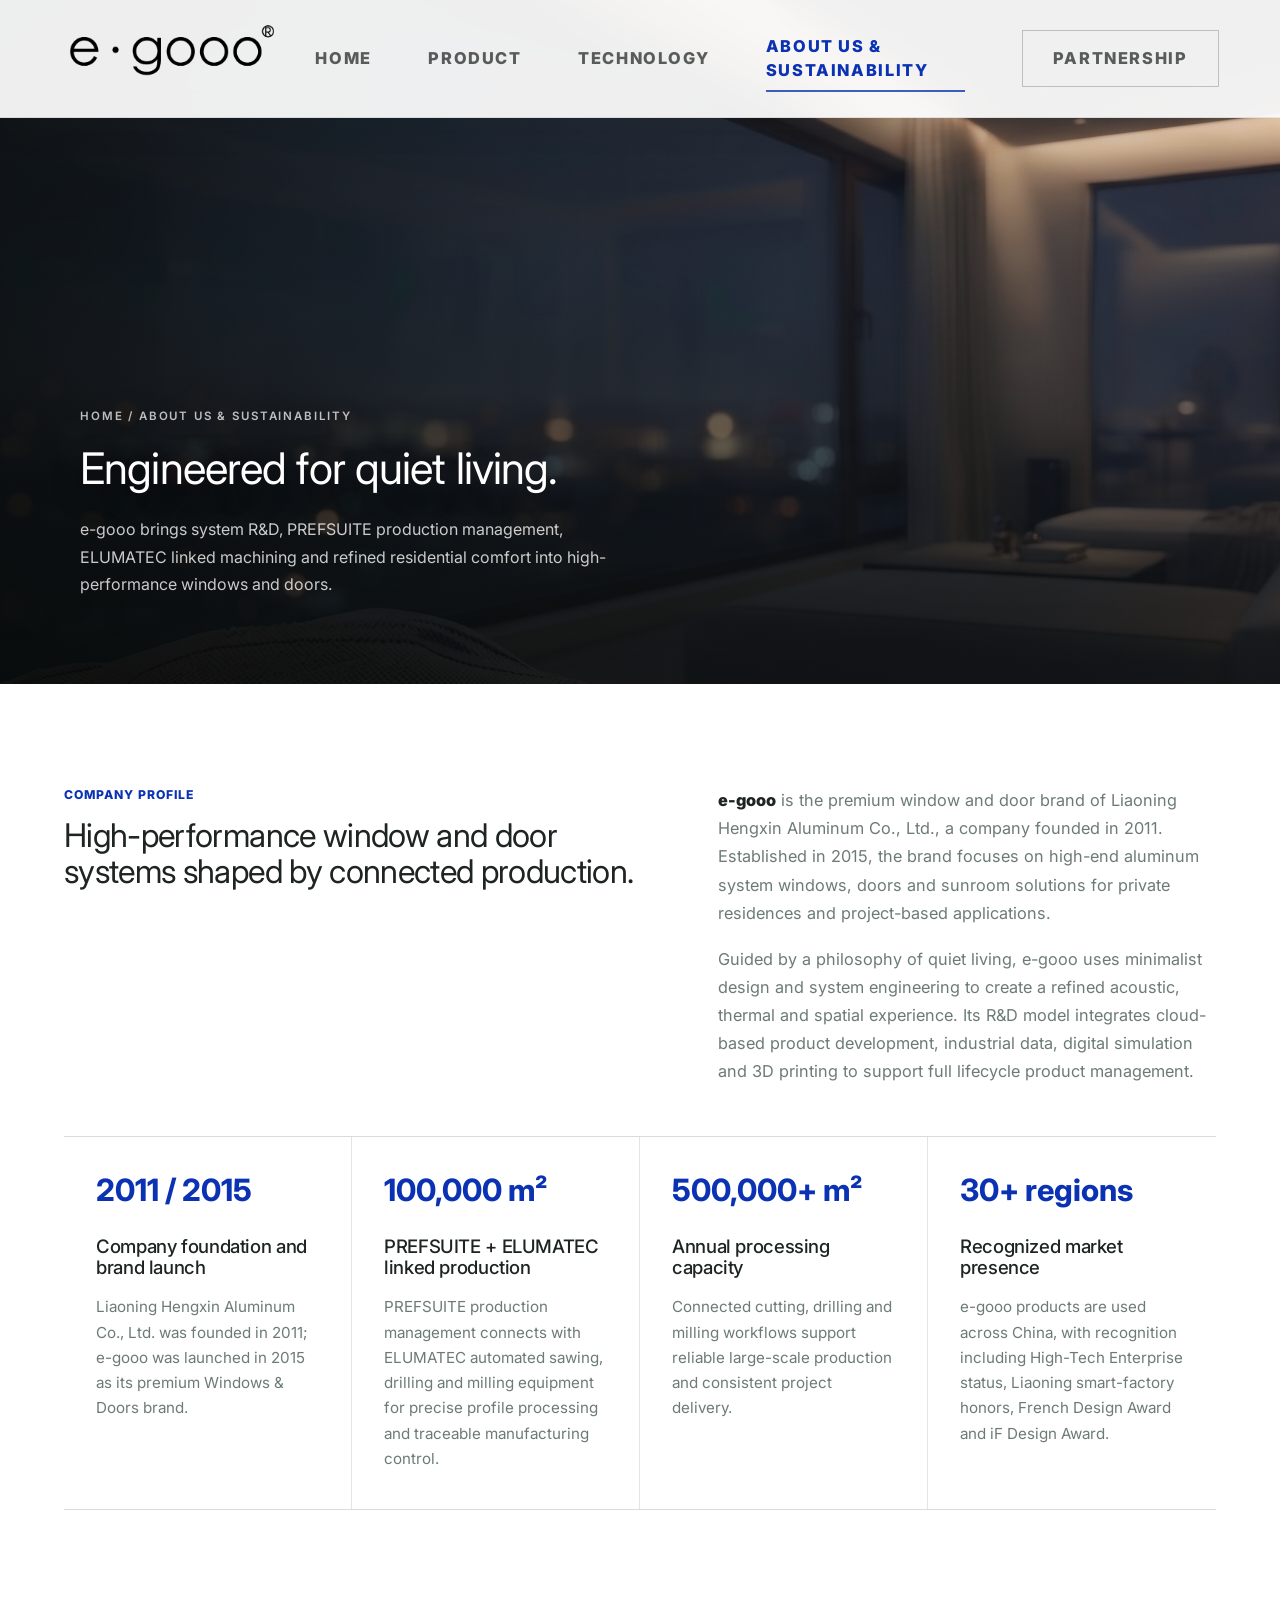
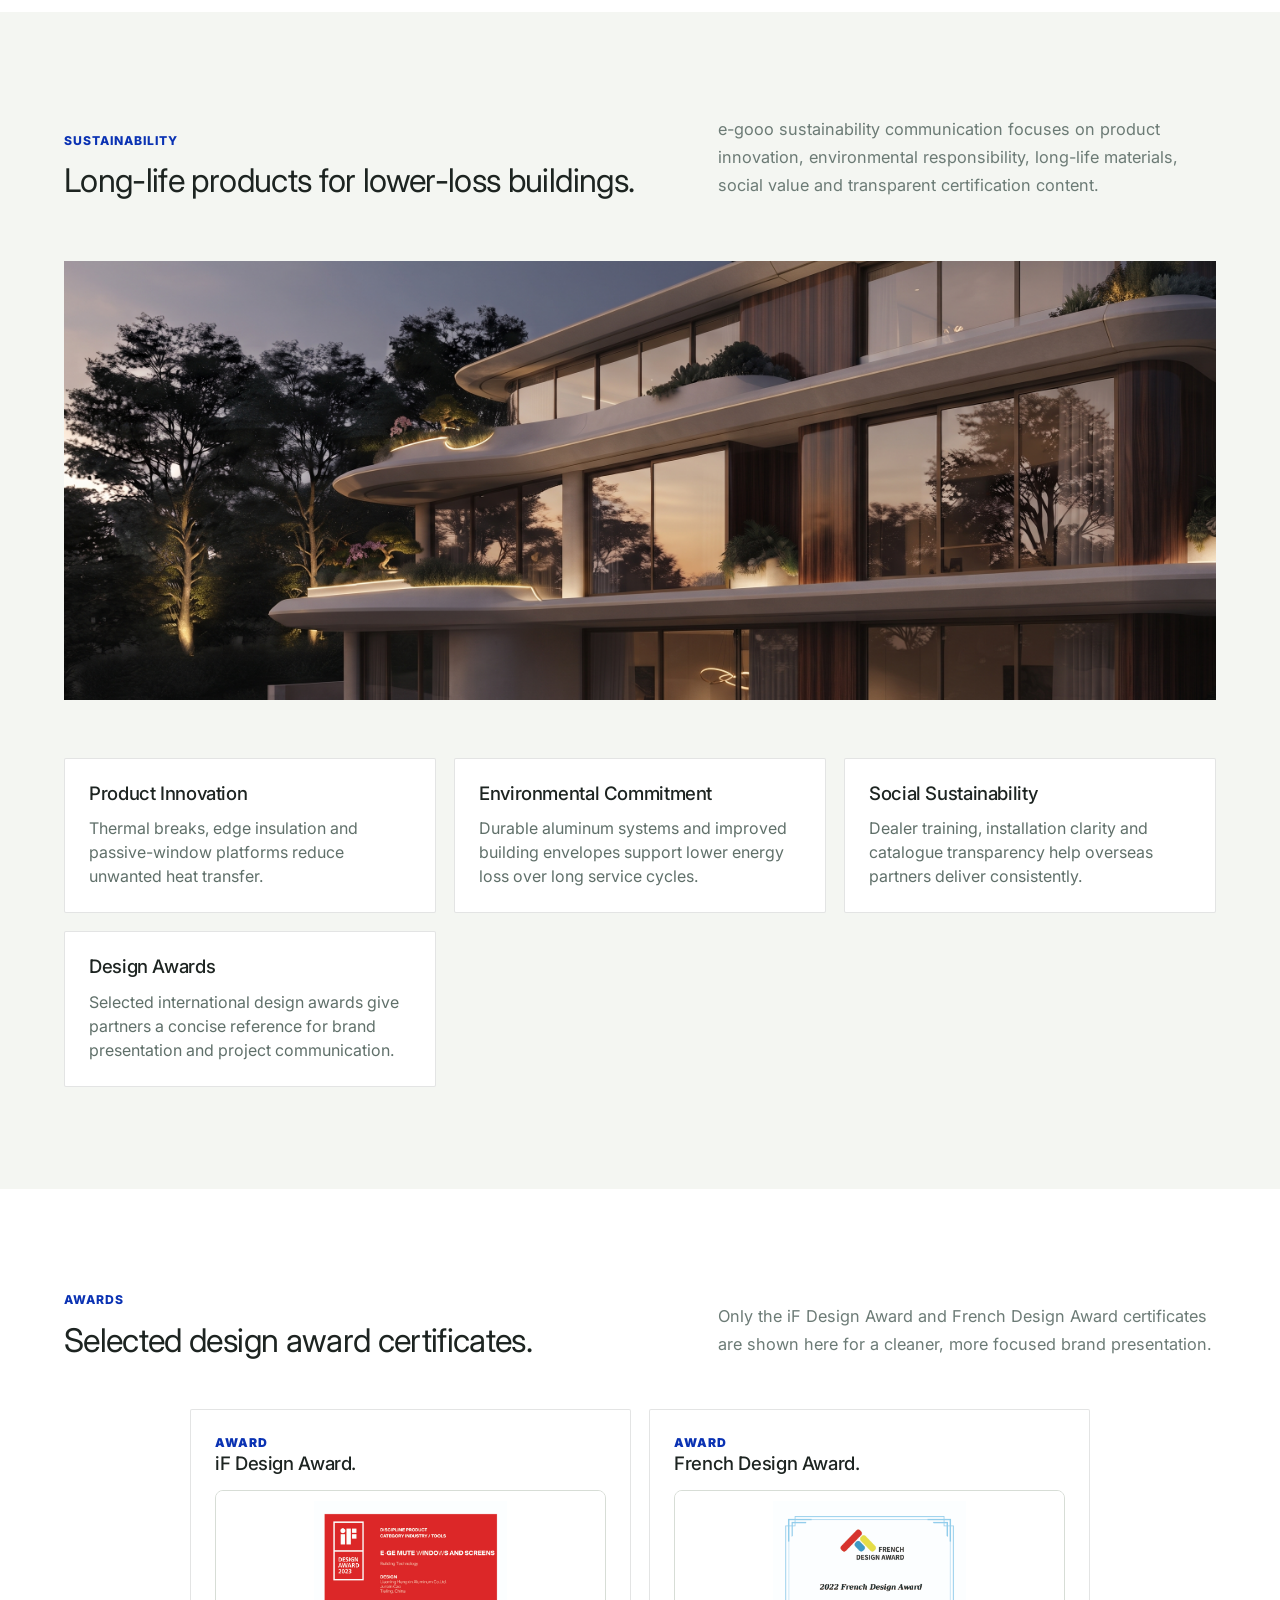
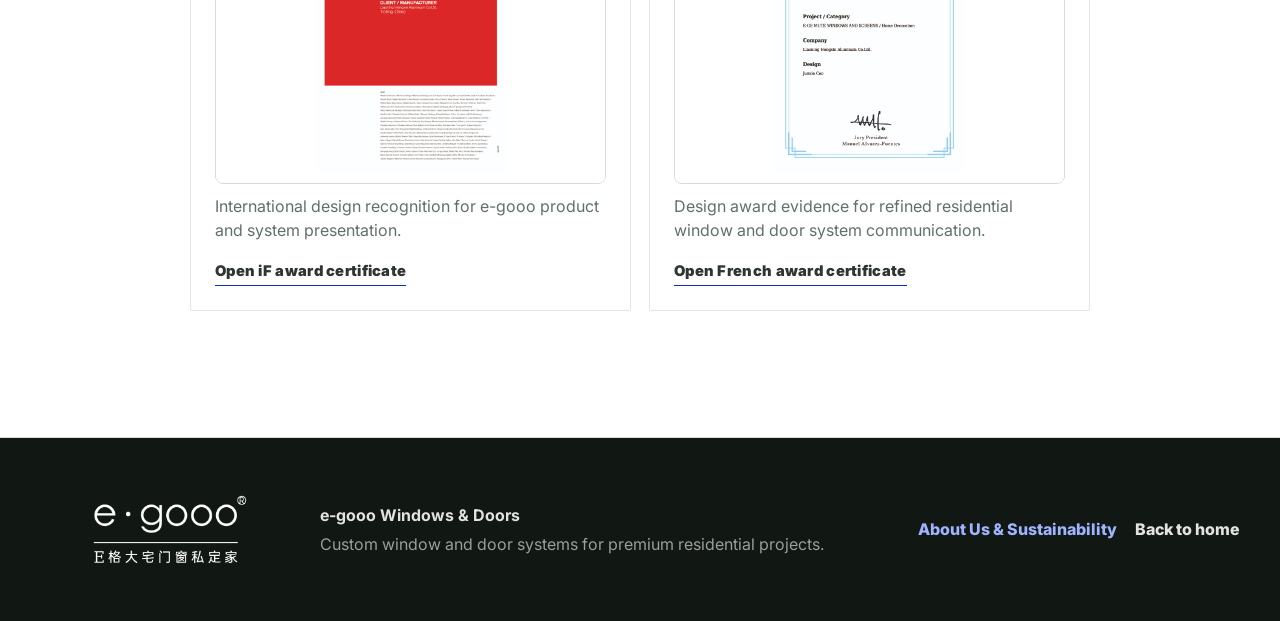
<file: about.html>
<!doctype html>
<html lang="en">
  <head>
    <meta charset="utf-8">
    <meta name="viewport" content="width=device-width, initial-scale=1">
    <title>About Us &amp; Sustainability | e-gooo Windows &amp; Doors</title>
    <meta
      name="description"
      content="About e-gooo Windows & Doors, combining system R&D, PREFSUITE and ELUMATEC linked production, sustainability direction, selected design awards and project support."
    >
    <link rel="icon" href="favicon.ico" sizes="any">
    <link rel="icon" type="image/png" href="assets/brand/e-gooo-favicon.png">
    <link rel="apple-touch-icon" href="assets/brand/apple-touch-icon.png">
    <link rel="stylesheet" href="styles.css?v=20260823-tone-final">
    <script src="app.js?v=20260823-tone-final" defer></script>
  </head>
  <body class="inner-page">
    <header class="site-header" data-header>
      <a class="brand" href="index.html#home" aria-label="e-gooo home">
        <img class="brand-logo" src="assets/brand/e-gooo-logo-wordmark.png" alt="e-gooo logo">
        <span class="brand-copy">Windows &amp; Doors</span>
      </a>
      <button class="menu-button" type="button" aria-label="Open navigation" aria-expanded="false" aria-controls="site-nav" data-menu-button>
        <span></span>
        <span></span>
        <span></span>
      </button>
      <nav class="site-nav" id="site-nav" data-site-nav>
        <a href="index.html#home">Home</a>
        <a href="product.html">Product</a>
        <a href="technology.html">Technology</a>
        <a href="about.html" aria-current="page">About Us &amp; Sustainability</a>
        <a class="nav-cta" href="cooperation.html">Partnership</a>
      </nav>
    </header>

    <main>
      <section class="page-hero">
        <img class="page-hero-image" src="assets/clean/about-night-window-hero.jpeg" alt="Quiet residential interior with floor-to-ceiling e-gooo windows and blurred night city lights">
        <div class="page-hero-shade"></div>
        <div class="page-hero-content">
          <a class="page-breadcrumb" href="index.html#home">Home / About Us &amp; Sustainability</a>
          <h1>Engineered for quiet living.</h1>
          <p>e-gooo brings system R&amp;D, PREFSUITE production management, ELUMATEC linked machining and refined residential comfort into high-performance windows and doors.</p>
        </div>
      </section>

      <section class="section about-section compact-about">
        <div class="section-header about-profile-header">
          <div>
            <div class="section-kicker">Company Profile</div>
            <h2>High-performance window and door systems shaped by connected production.</h2>
          </div>
          <div class="about-profile-copy">
            <p>
              <strong>e-gooo</strong> is the premium window and door brand of Liaoning
              Hengxin Aluminum Co., Ltd., a company founded in 2011. Established in
              2015, the brand focuses on high-end aluminum system windows, doors and
              sunroom solutions for private residences and project-based applications.
            </p>
            <p>
              Guided by a philosophy of quiet living, e-gooo uses minimalist design
              and system engineering to create a refined acoustic, thermal and spatial
              experience. Its R&amp;D model integrates cloud-based product development,
              industrial data, digital simulation and 3D printing to support full
              lifecycle product management.
            </p>
          </div>
        </div>
        <div class="about-strength-grid">
          <article>
            <span>2011 / 2015</span>
            <h3>Company foundation and brand launch</h3>
            <p>Liaoning Hengxin Aluminum Co., Ltd. was founded in 2011; e-gooo was launched in 2015 as its premium Windows &amp; Doors brand.</p>
          </article>
          <article>
            <span>100,000 m²</span>
            <h3>PREFSUITE + ELUMATEC linked production</h3>
            <p>PREFSUITE production management connects with ELUMATEC automated sawing, drilling and milling equipment for precise profile processing and traceable manufacturing control.</p>
          </article>
          <article>
            <span>500,000+ m²</span>
            <h3>Annual processing capacity</h3>
            <p>Connected cutting, drilling and milling workflows support reliable large-scale production and consistent project delivery.</p>
          </article>
          <article>
            <span>30+ regions</span>
            <h3>Recognized market presence</h3>
            <p>e-gooo products are used across China, with recognition including High-Tech Enterprise status, Liaoning smart-factory honors, French Design Award and iF Design Award.</p>
          </article>
        </div>
      </section>

      <section class="section sustainability-section merged-sustainability" id="sustainability">
        <div class="section-header">
          <div>
            <div class="section-kicker">Sustainability</div>
            <h2>Long-life products for lower-loss buildings.</h2>
          </div>
          <p>
            e-gooo sustainability communication focuses on product innovation,
            environmental responsibility, long-life materials, social value and transparent certification content.
          </p>
        </div>
        <figure class="merged-sustainability-media">
          <img src="assets/clean/sustainability-ecological-panorama.jpeg" alt="Modern ecological residence with flowing balconies, large glass windows and surrounding trees" loading="lazy">
        </figure>
        <div class="sustainability-columns">
          <article>
            <h3>Product Innovation</h3>
            <p>Thermal breaks, edge insulation and passive-window platforms reduce unwanted heat transfer.</p>
          </article>
          <article>
            <h3>Environmental Commitment</h3>
            <p>Durable aluminum systems and improved building envelopes support lower energy loss over long service cycles.</p>
          </article>
          <article>
            <h3>Social Sustainability</h3>
            <p>Dealer training, installation clarity and catalogue transparency help overseas partners deliver consistently.</p>
          </article>
          <article>
            <h3>Design Awards</h3>
            <p>Selected international design awards give partners a concise reference for brand presentation and project communication.</p>
          </article>
        </div>
      </section>

      <section class="section catalog-section merged-awards" id="awards">
        <div class="section-header">
          <div>
            <div class="section-kicker">Awards</div>
            <h2>Selected design award certificates.</h2>
          </div>
          <p>
            Only the iF Design Award and French Design Award certificates are shown here for
            a cleaner, more focused brand presentation.
          </p>
        </div>
        <div class="selection-grid certificate-grid">
          <article class="certificate-card">
            <span>Award</span>
            <h3>iF Design Award.</h3>
            <a class="certificate-preview" href="assets/qualifications/if-design-award.jpg" target="_blank" rel="noopener" aria-label="Open iF Design Award certificate image">
              <img src="assets/qualifications/if-design-award.jpg" alt="iF Design Award certificate preview" loading="lazy">
            </a>
            <p>International design recognition for e-gooo product and system presentation.</p>
            <a class="text-button certificate-link" href="assets/qualifications/if-design-award.jpg" target="_blank" rel="noopener">
              Open iF award certificate
            </a>
          </article>
          <article class="certificate-card">
            <span>Award</span>
            <h3>French Design Award.</h3>
            <a class="certificate-preview" href="assets/qualifications/french-design-award.jpg" target="_blank" rel="noopener" aria-label="Open French Design Award certificate image">
              <img src="assets/qualifications/french-design-award.jpg" alt="French Design Award certificate preview" loading="lazy">
            </a>
            <p>Design award evidence for refined residential window and door system communication.</p>
            <a class="text-button certificate-link" href="assets/qualifications/french-design-award.jpg" target="_blank" rel="noopener">
              Open French award certificate
            </a>
          </article>
        </div>
      </section>

    </main>

    <footer class="site-footer">
      <div class="footer-brand">
        <img class="footer-logo" src="assets/brand/e-gooo-logo-footer-transparent.png" alt="e-gooo logo">
        <div>
          <strong>e-gooo Windows &amp; Doors</strong>
          <p>Custom window and door systems for premium residential projects.</p>
        </div>
      </div>
      <nav class="footer-links" aria-label="Secondary pages">
        <a href="about.html" aria-current="page">About Us &amp; Sustainability</a>
        <a href="index.html#home">Back to home</a>
      </nav>
    </footer>
  </body>
</html>
</file>
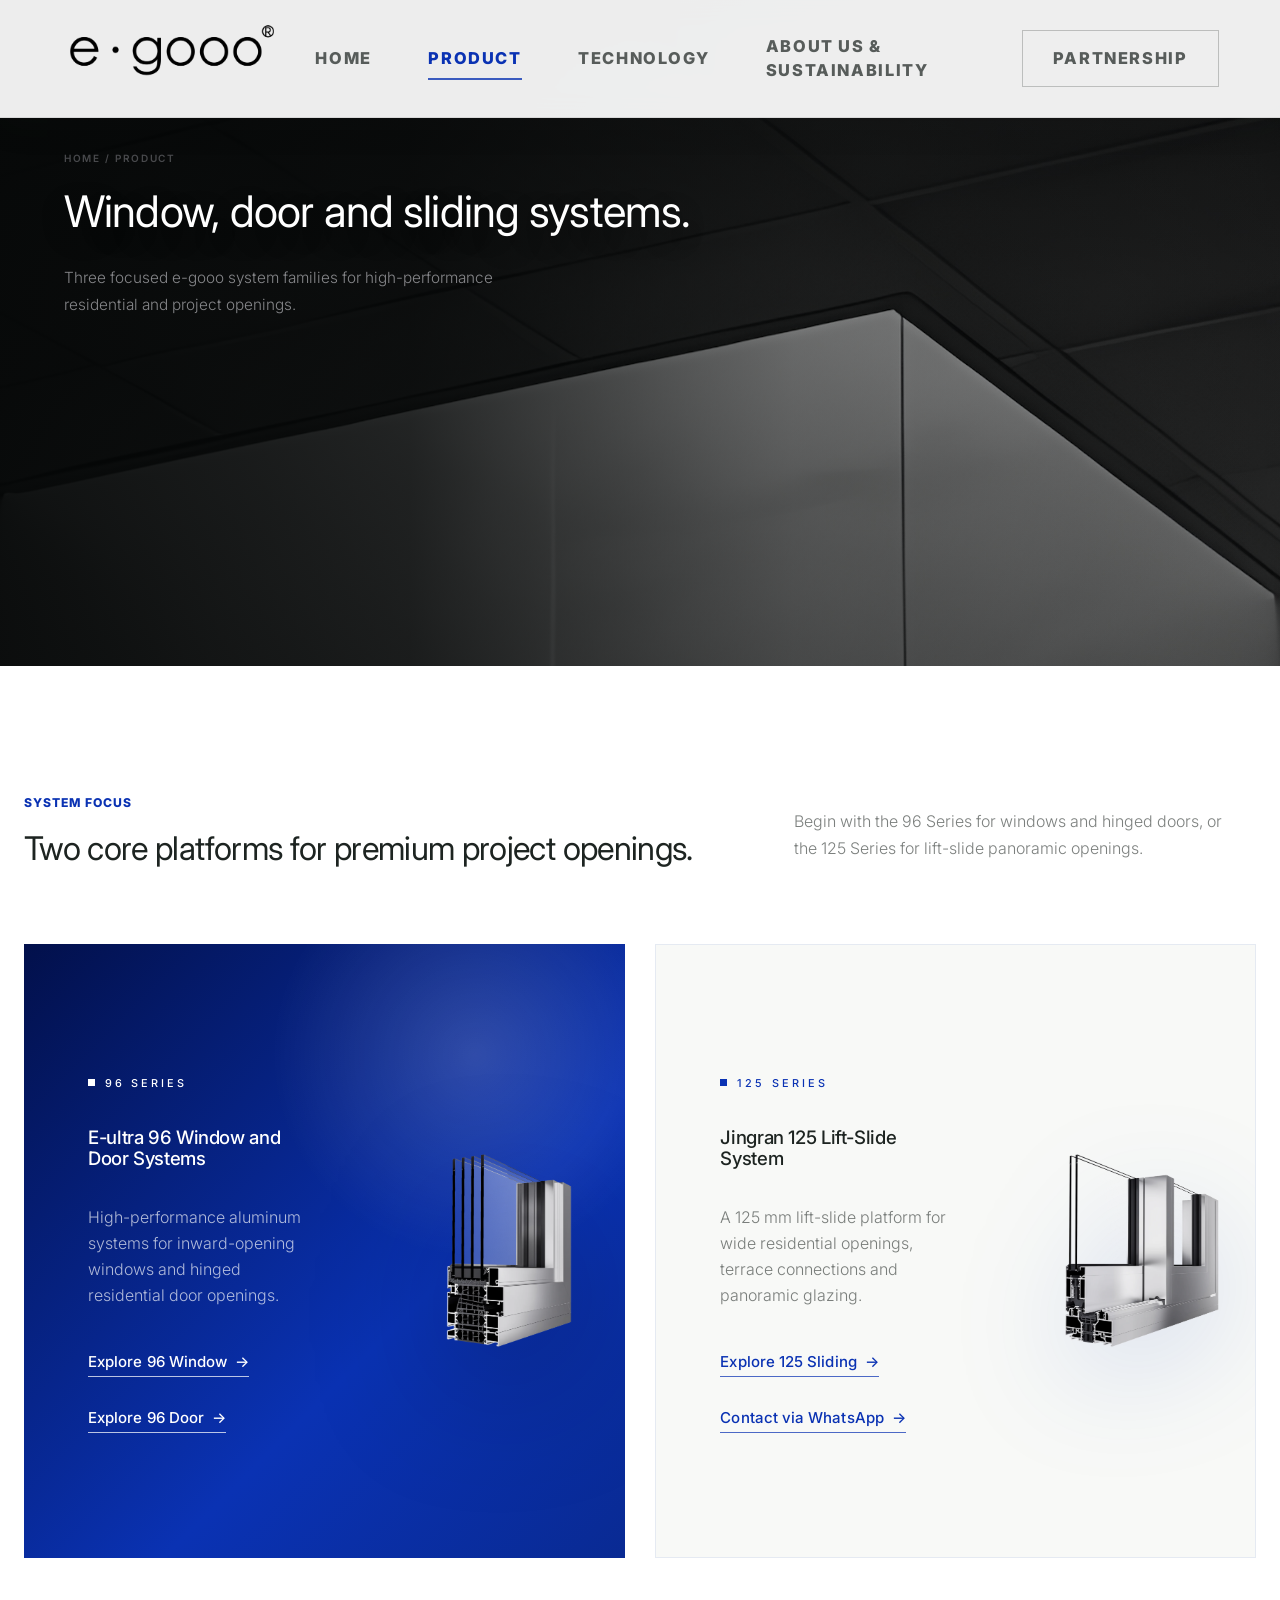
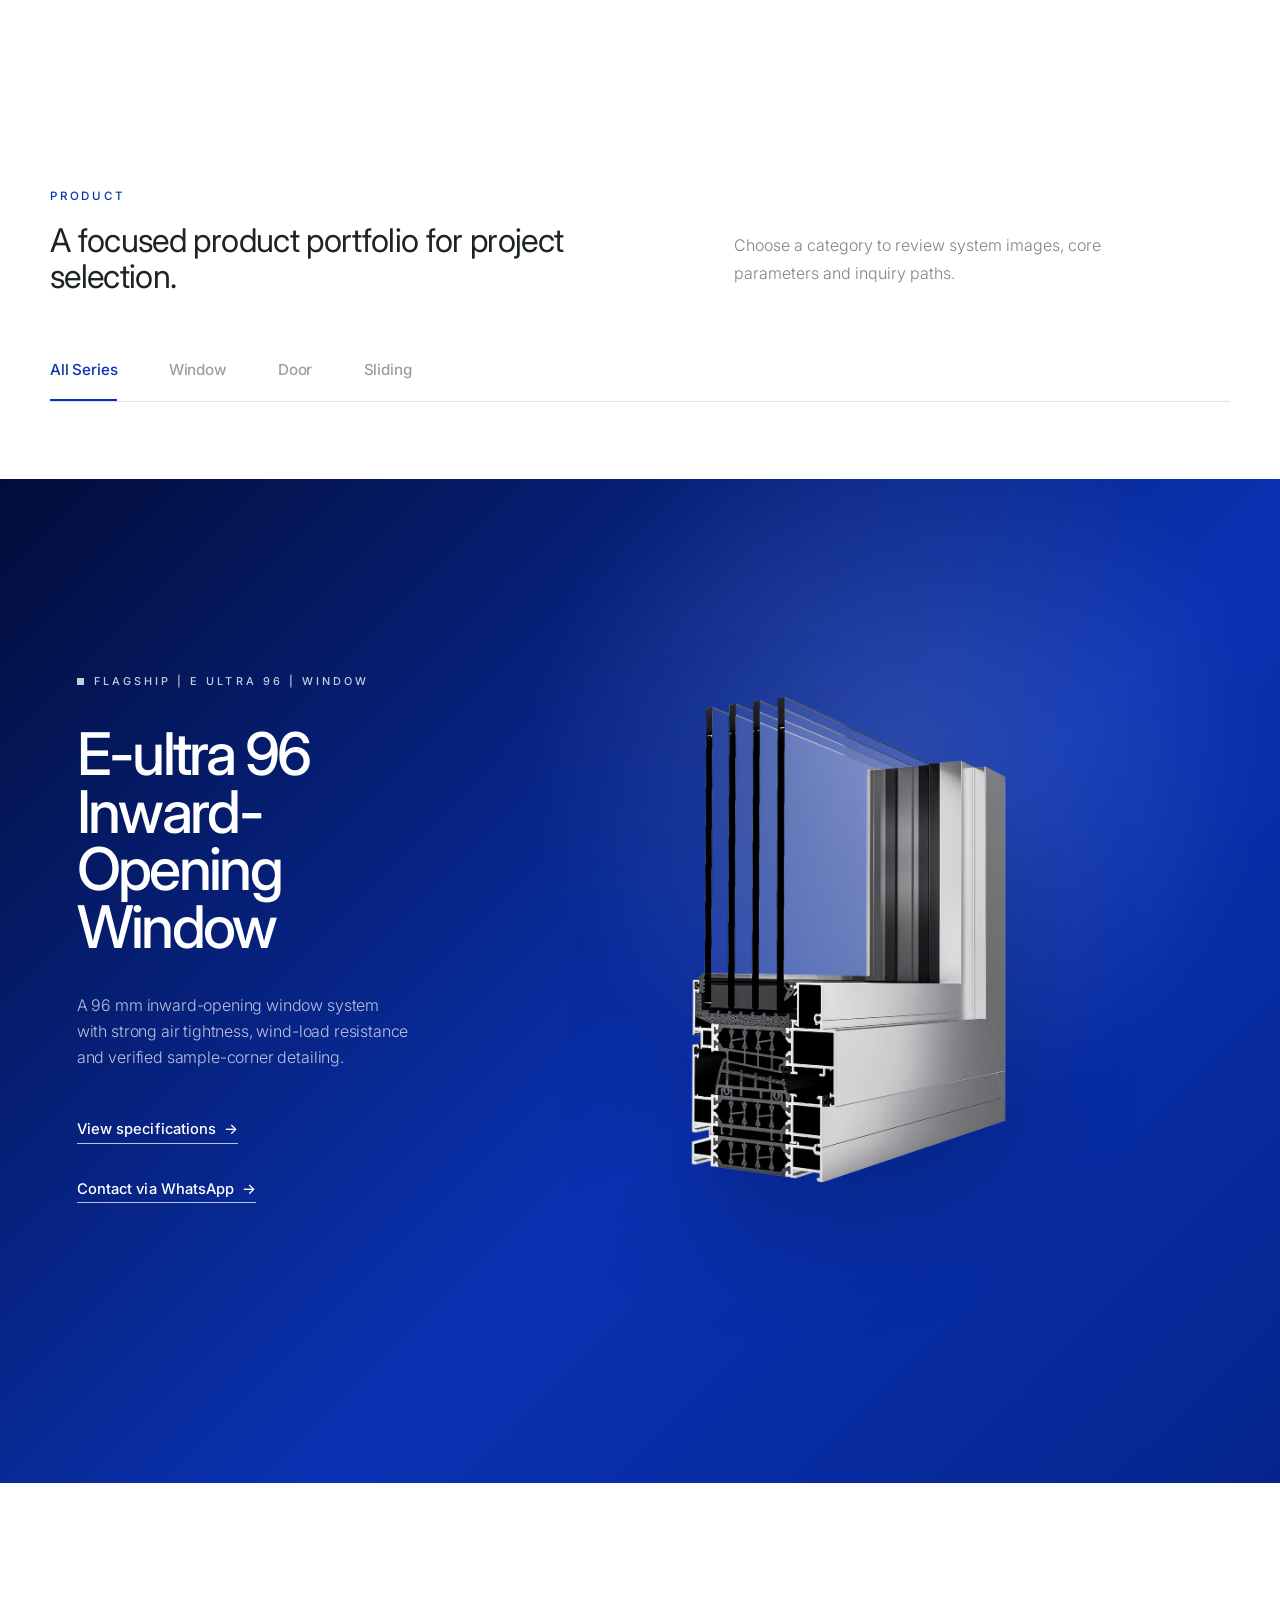
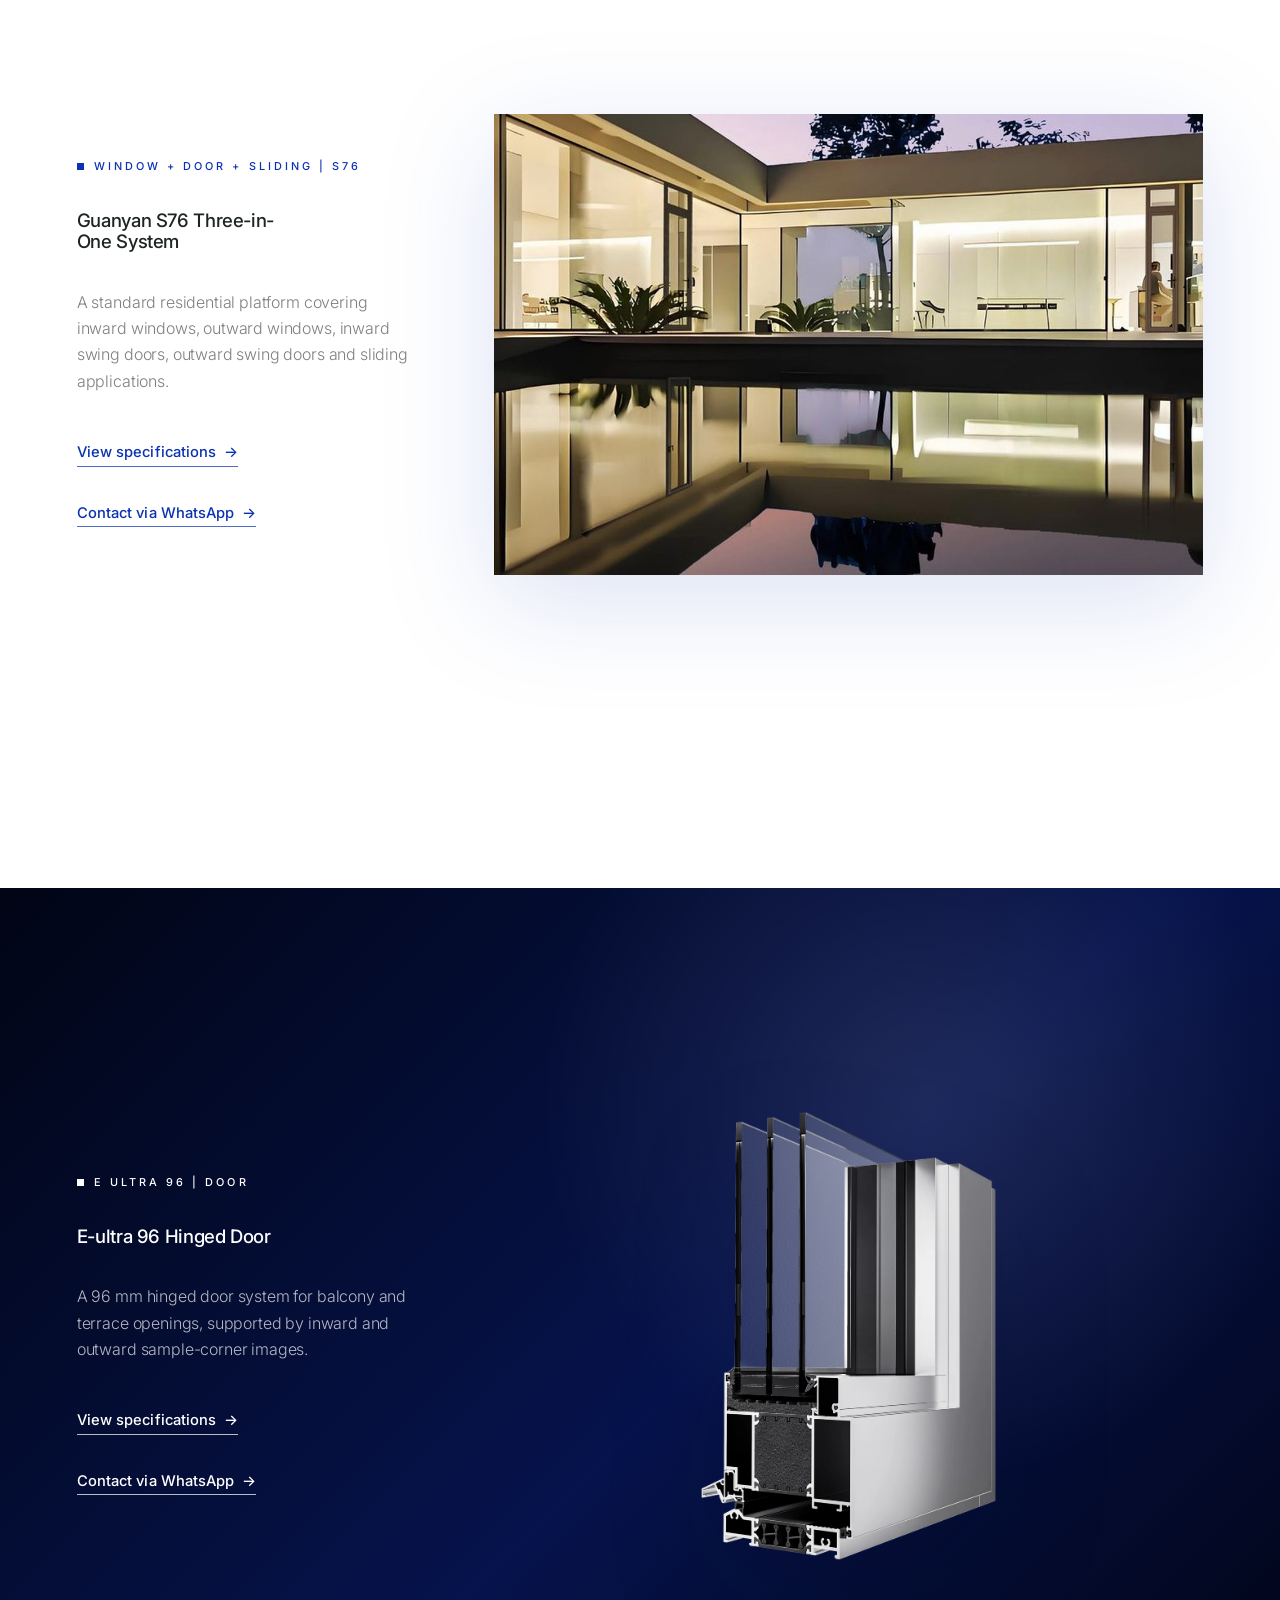
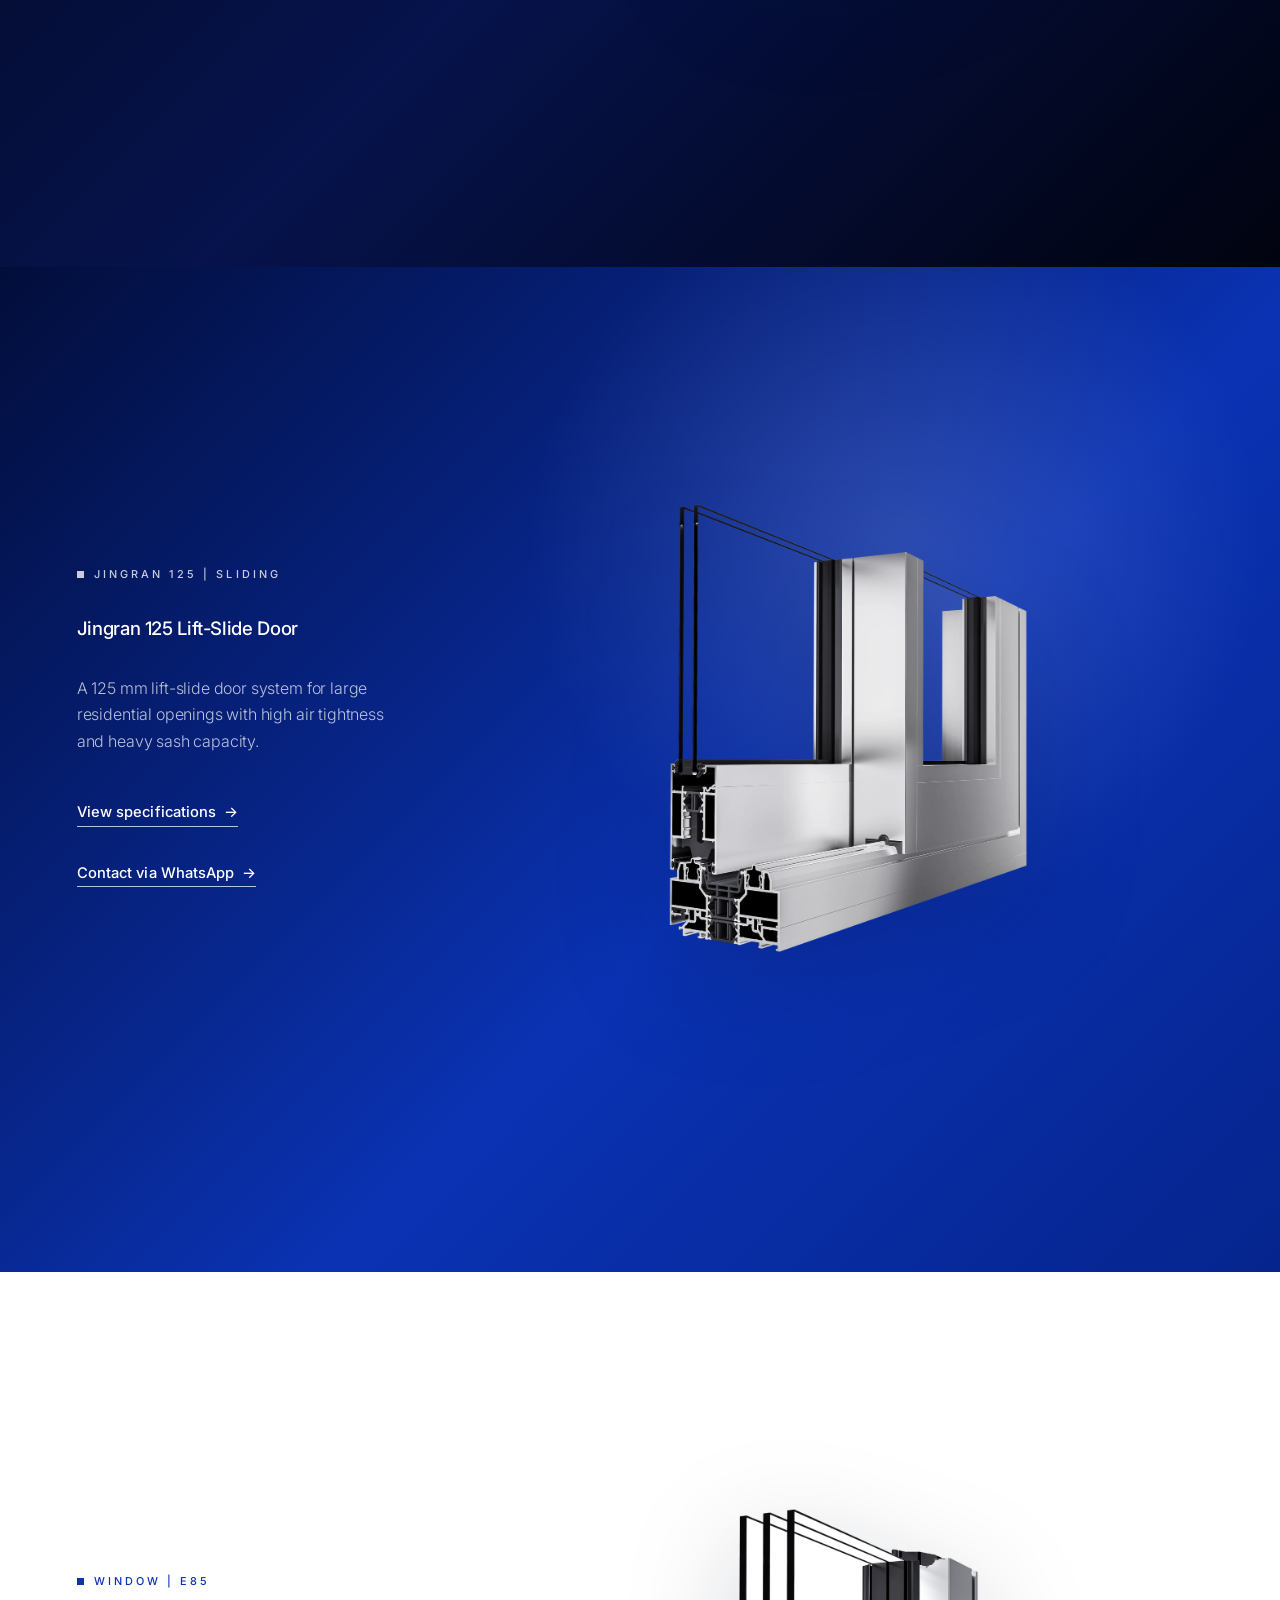
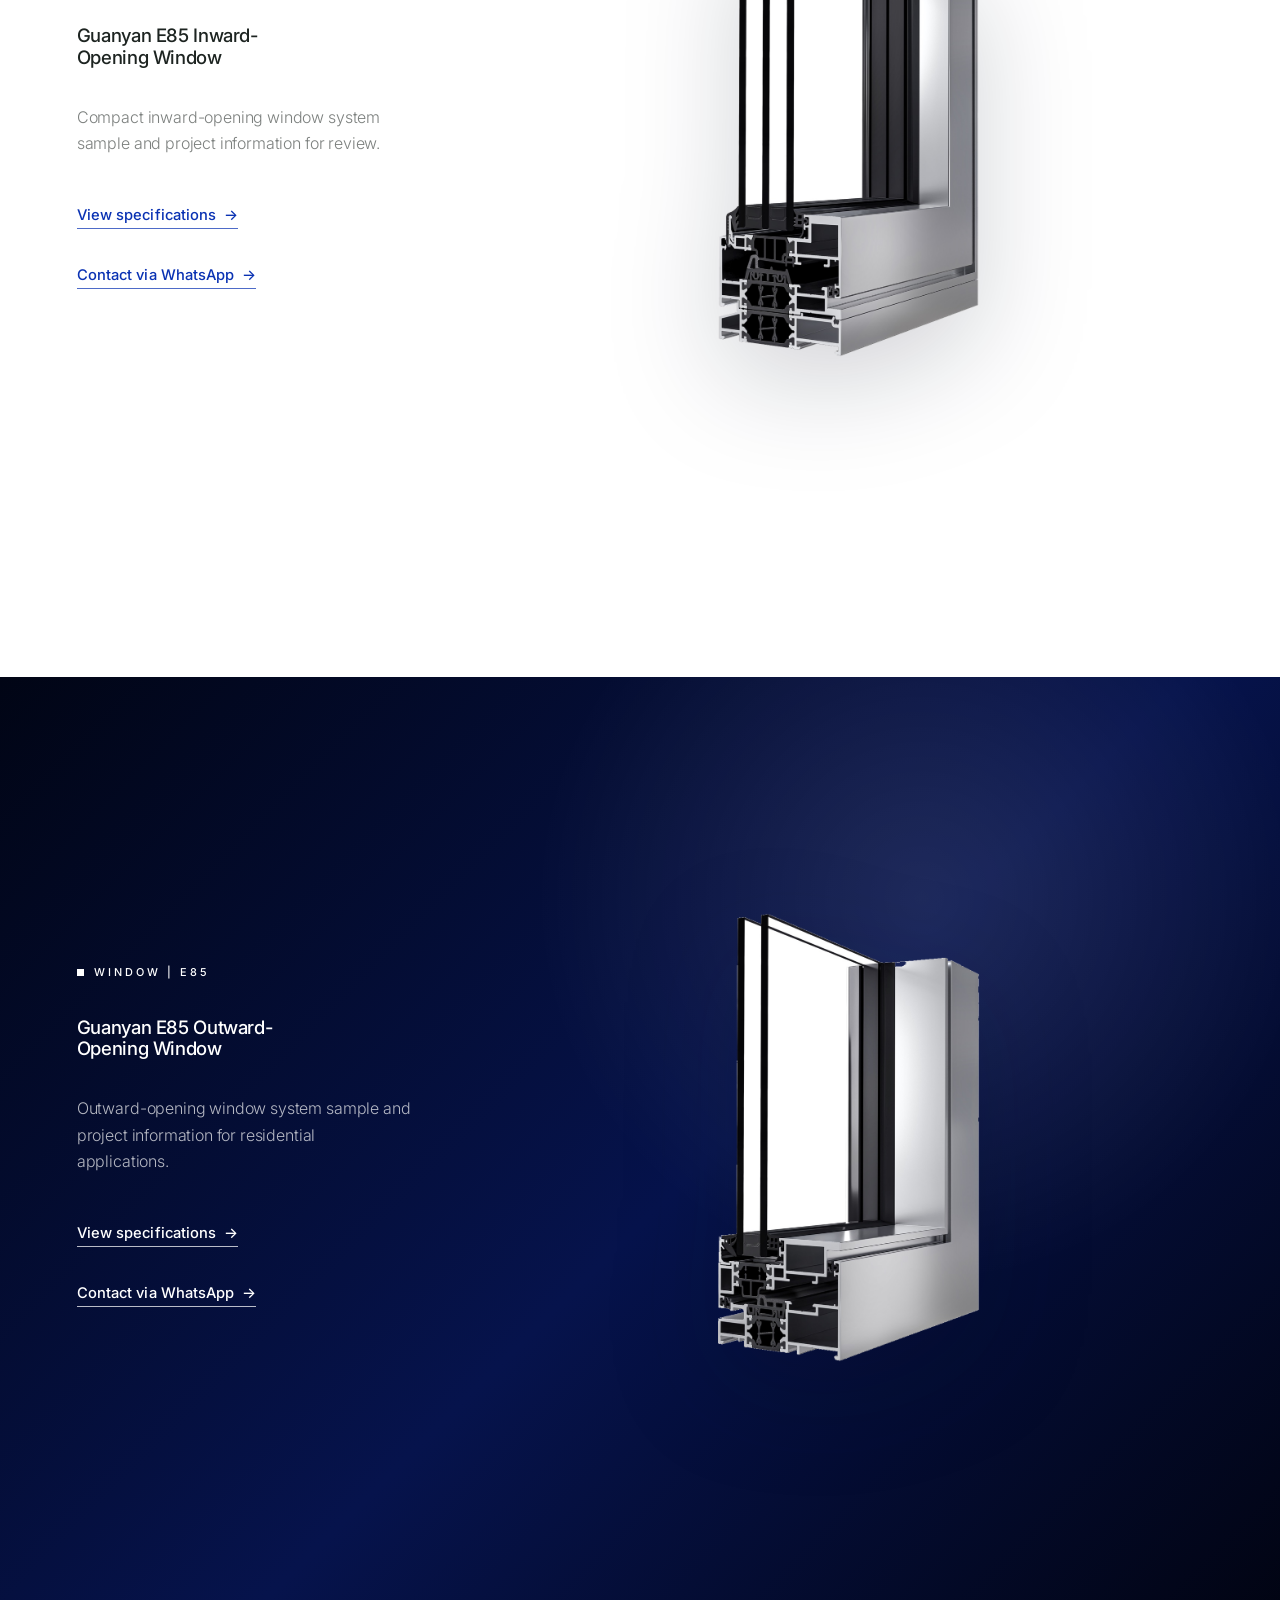
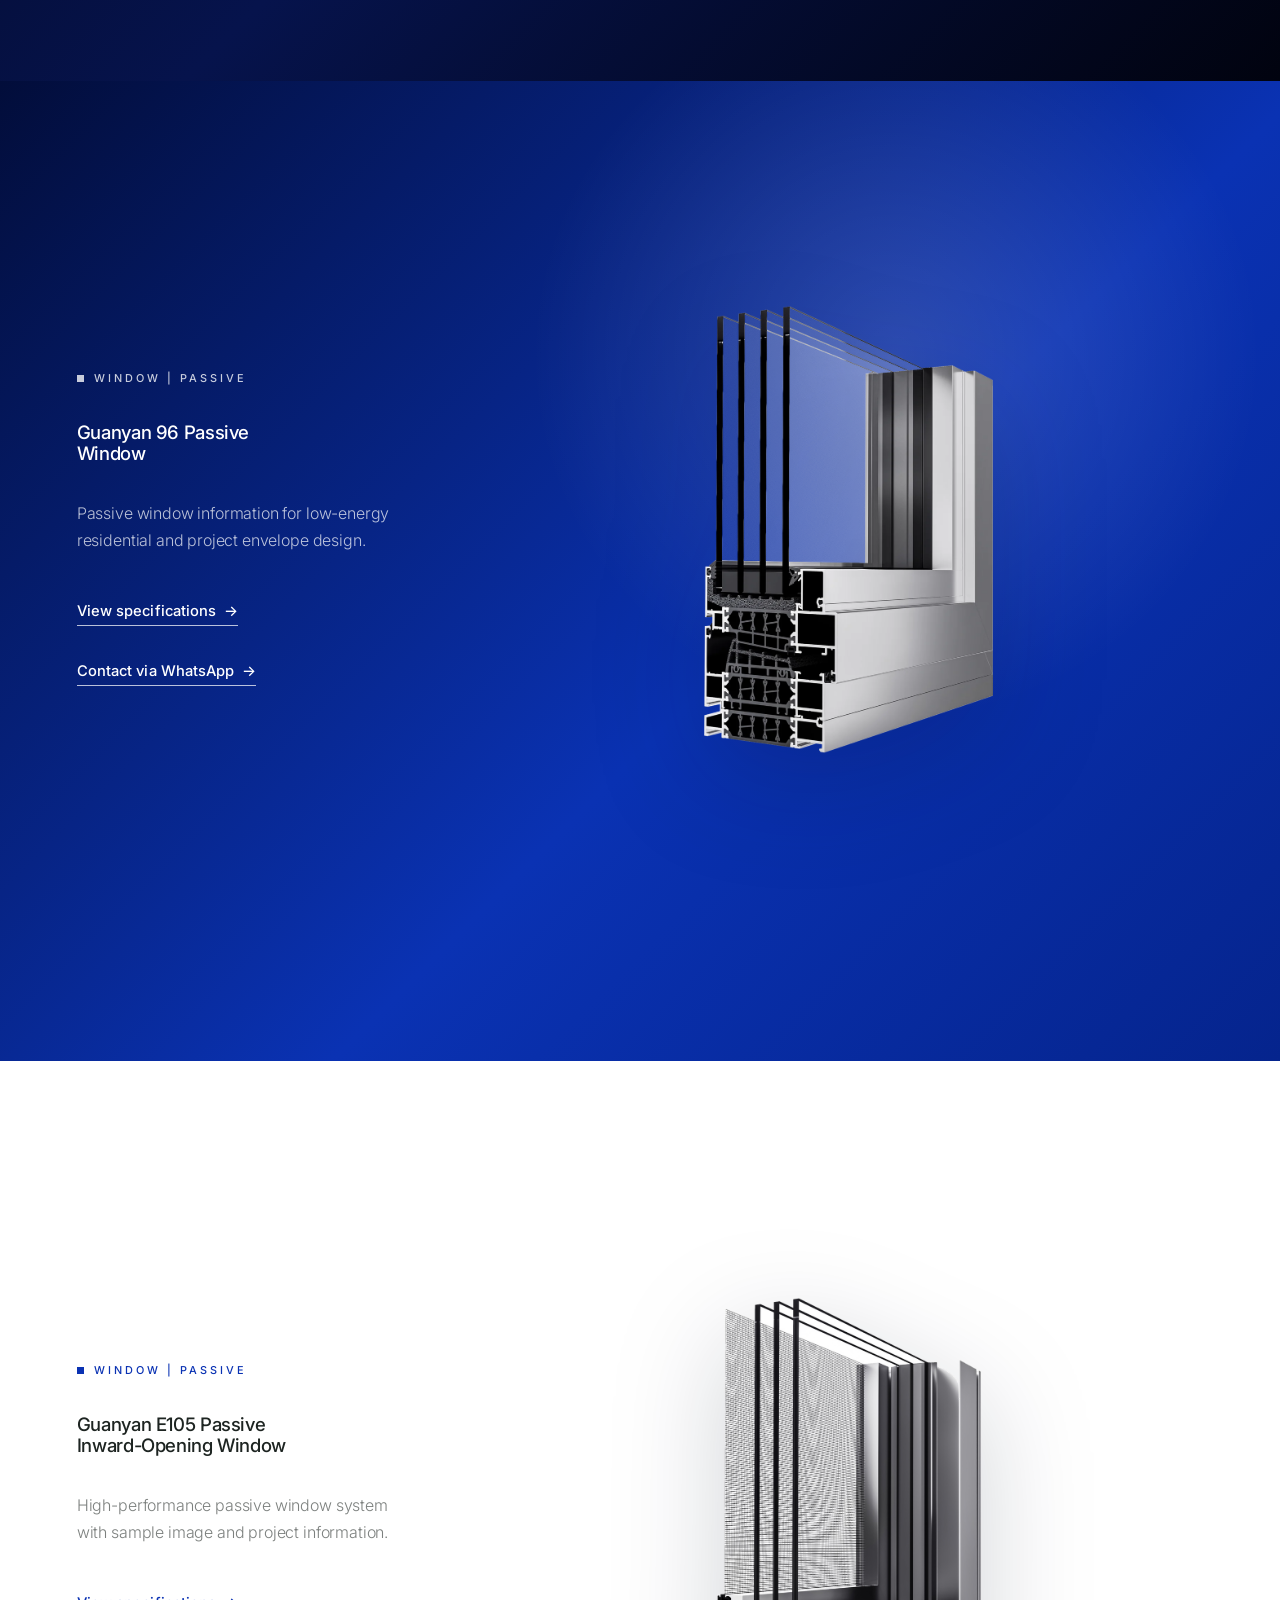
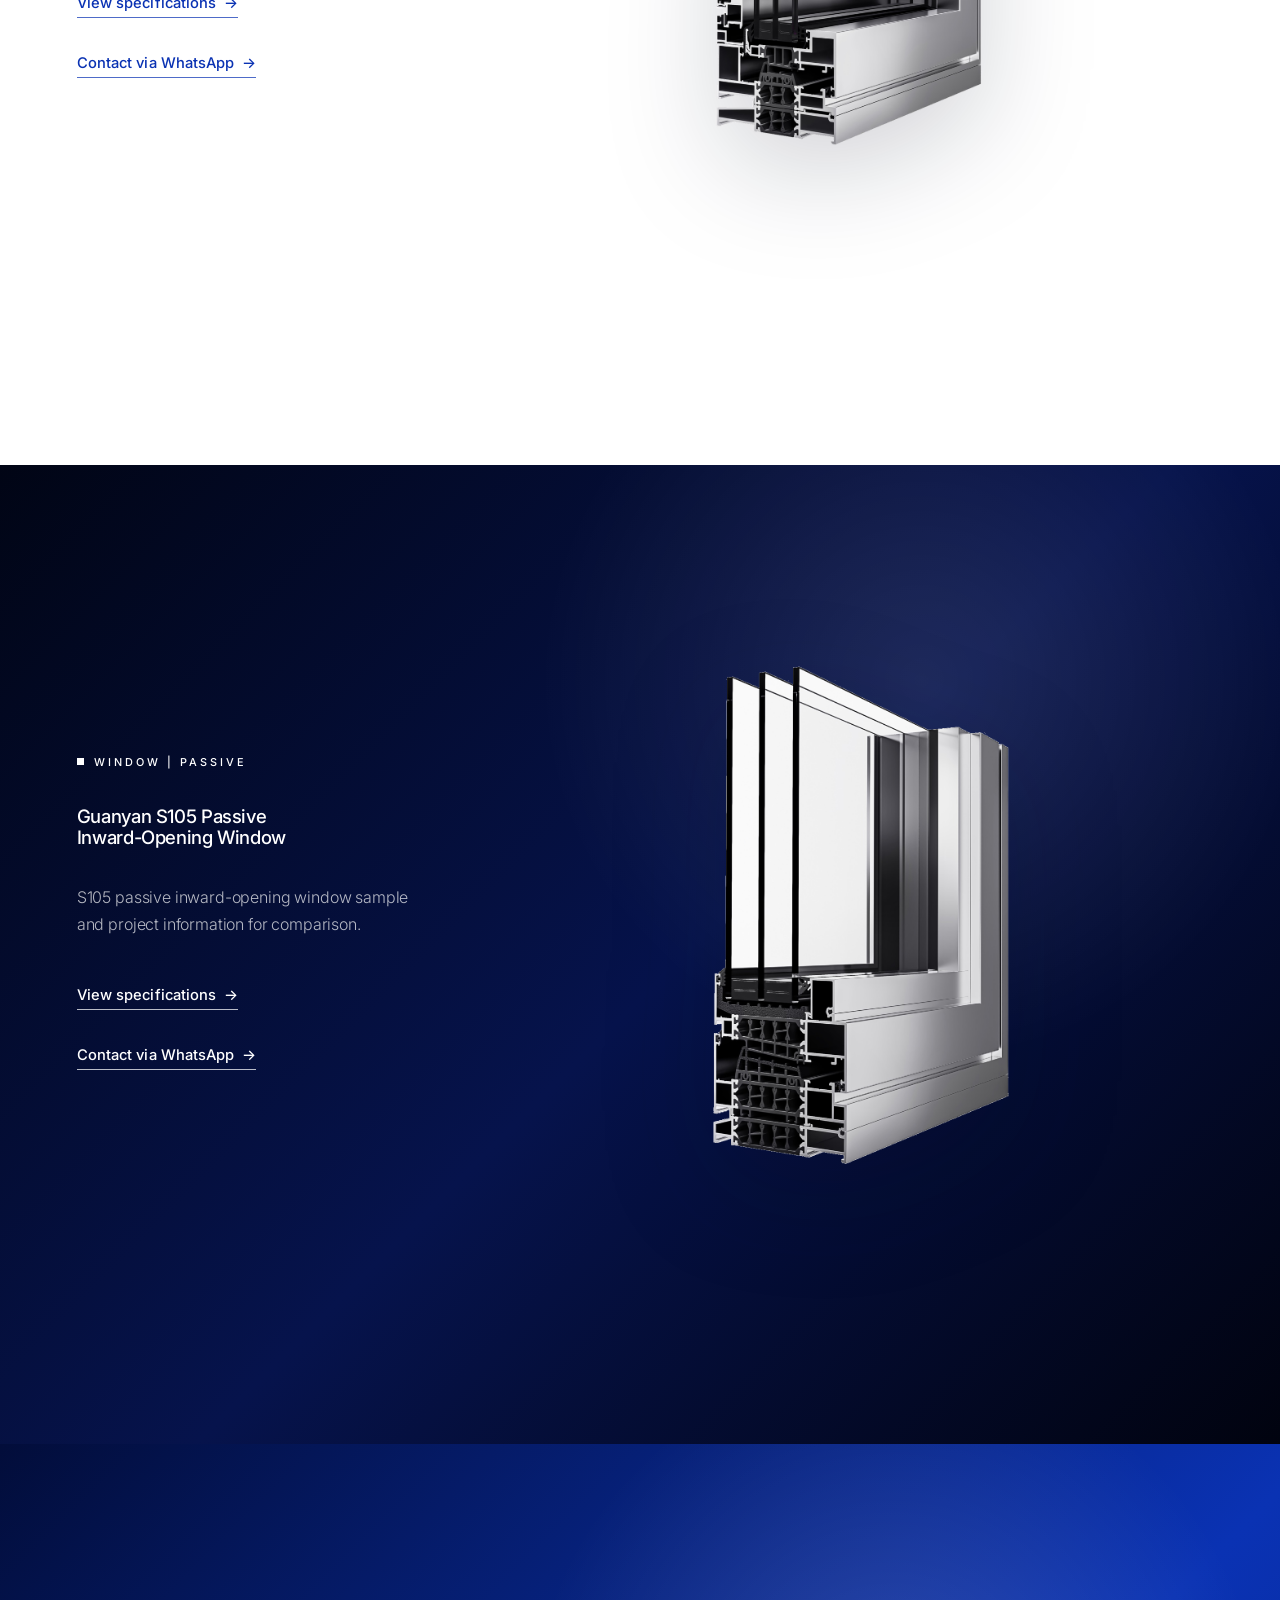
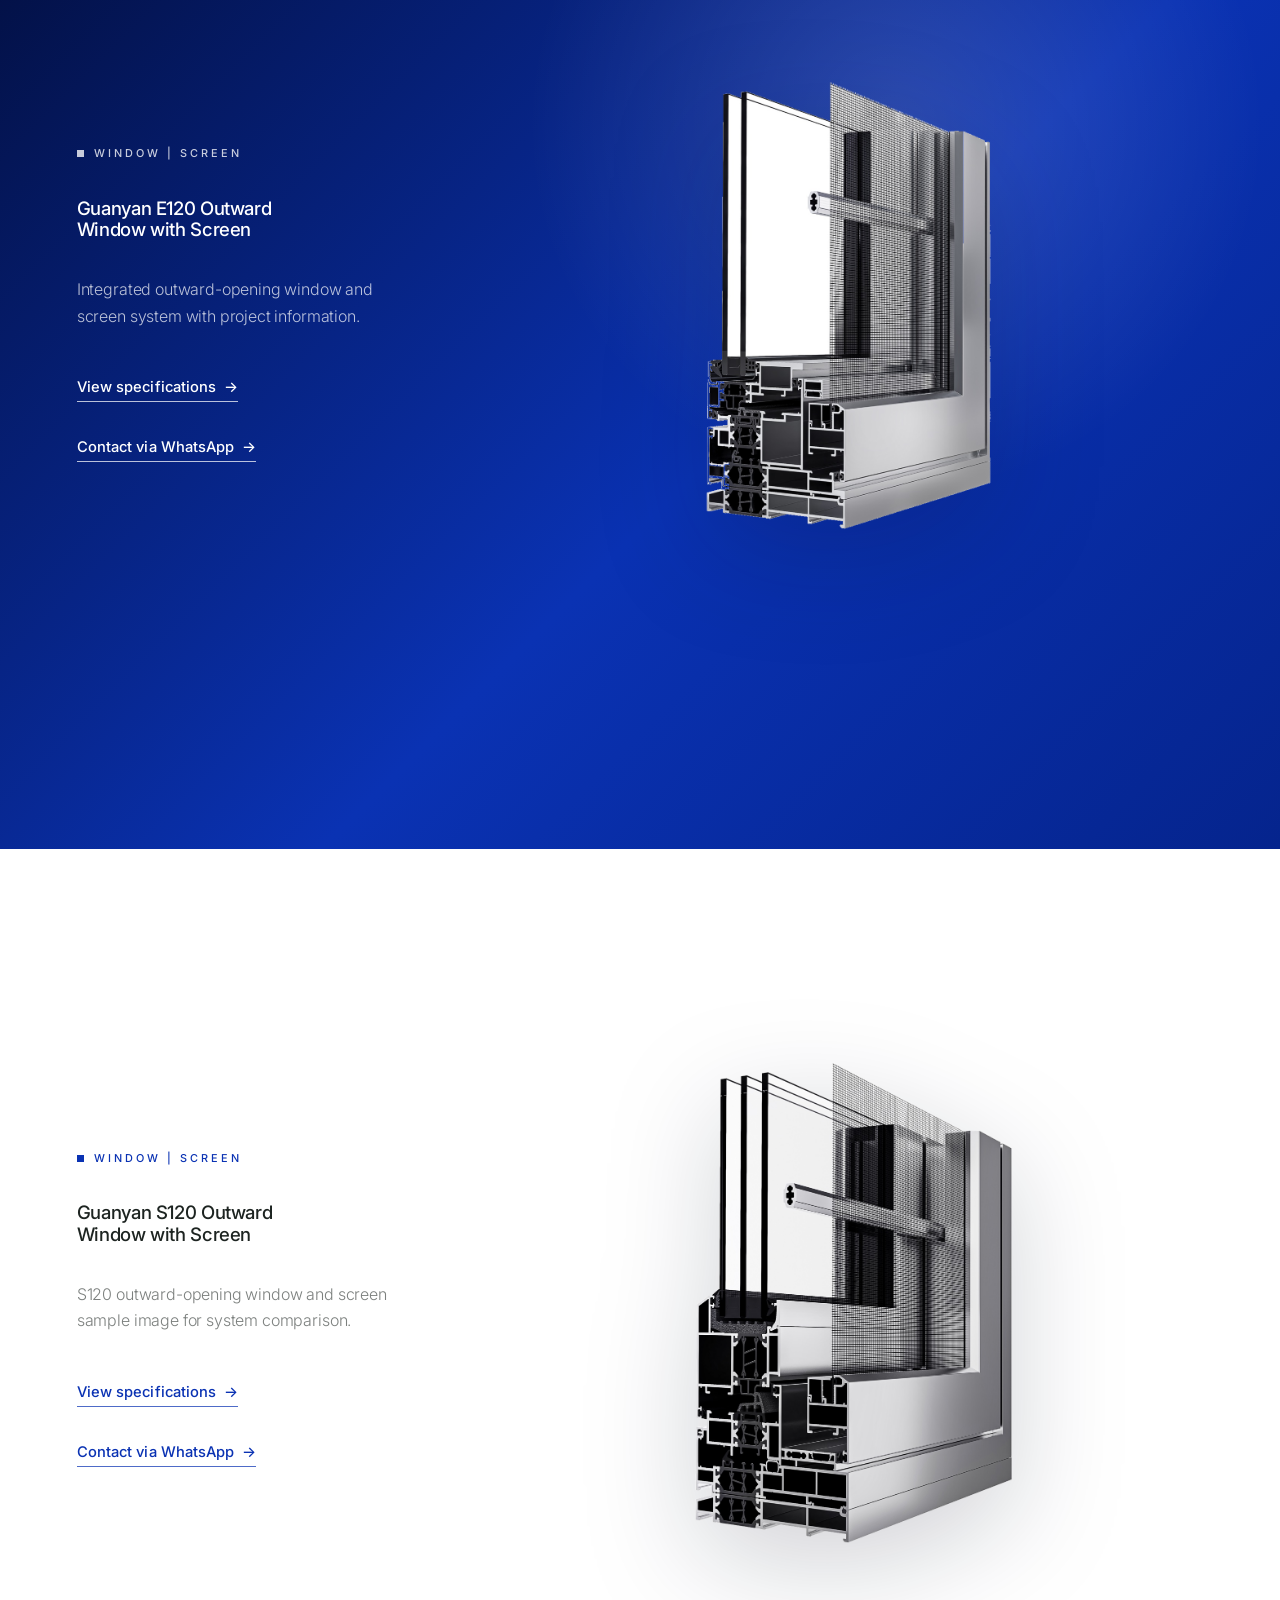
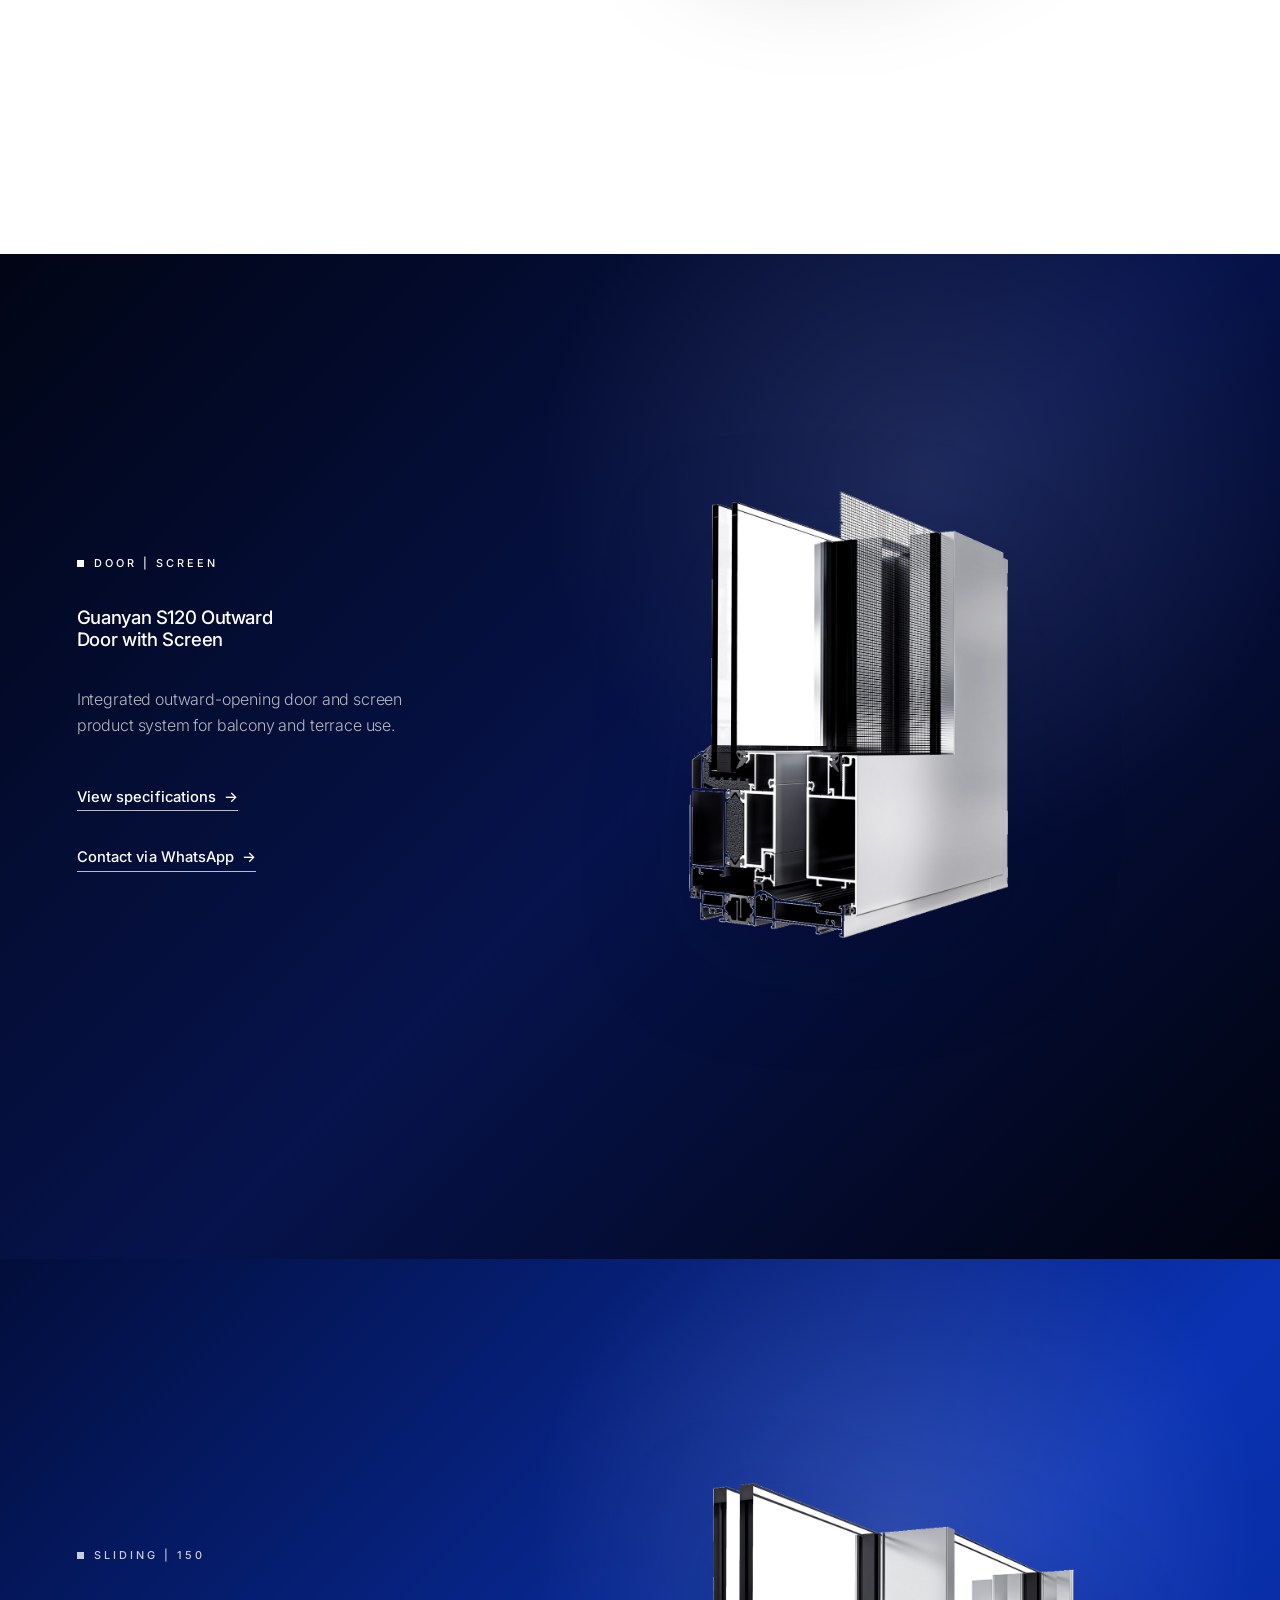
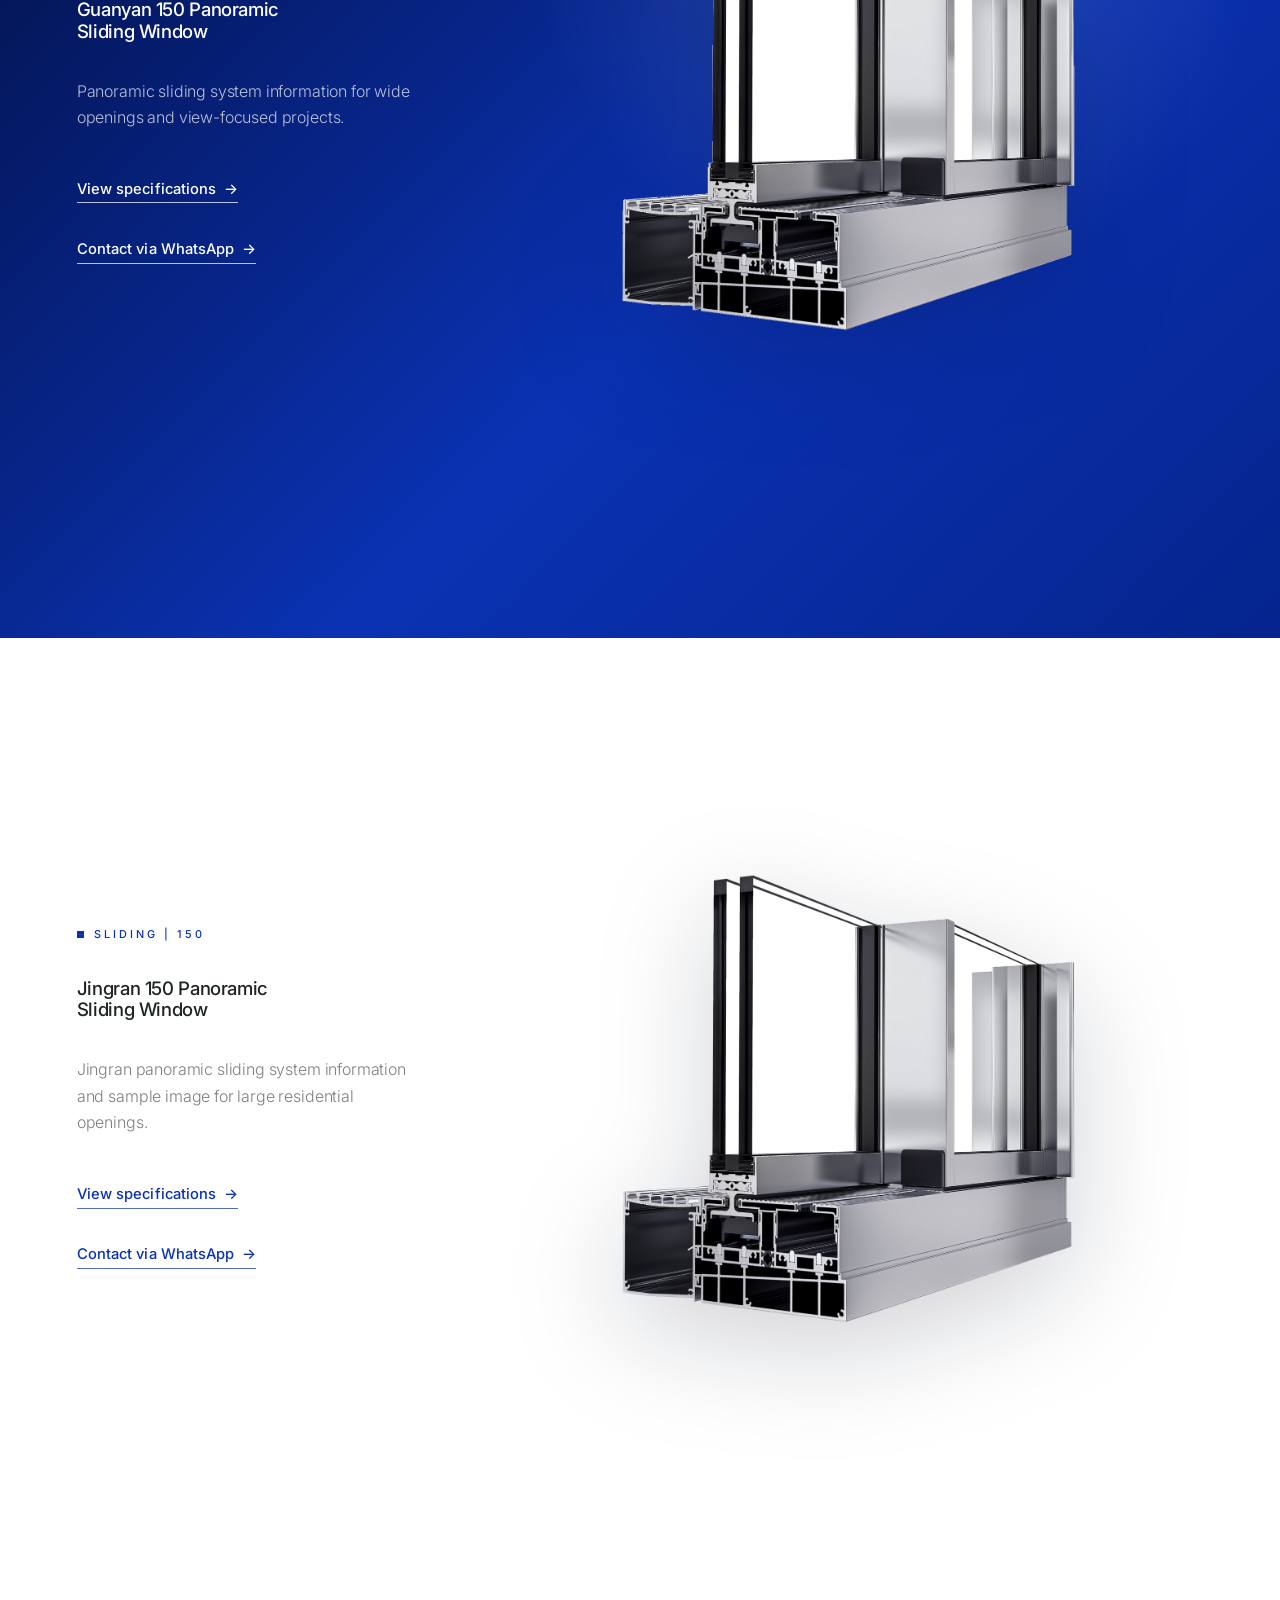
<file: product.html>
<!doctype html>
<html lang="en">
  <head>
    <meta charset="utf-8">
    <meta name="viewport" content="width=device-width, initial-scale=1">
    <title>Product | e-gooo Windows & Doors</title>
    <meta
      name="description"
      content="Explore e-gooo window, door and sliding systems with images, applications and technical details."
    >
    <link rel="icon" href="favicon.ico" sizes="any">
    <link rel="icon" type="image/png" href="assets/brand/e-gooo-favicon.png">
    <link rel="apple-touch-icon" href="assets/brand/apple-touch-icon.png">
  <link rel="stylesheet" href="styles.css?v=20260827-product-cycle-showcase">
  <script src="app.js?v=20260827-product-cycle-showcase" defer></script>
  </head>
  <body class="inner-page">
    <header class="site-header" data-header>
      <a class="brand" href="index.html#home" aria-label="e-gooo home">
        <img class="brand-logo" src="assets/brand/e-gooo-logo-wordmark.png" alt="e-gooo logo">
        <span class="brand-copy">Windows &amp; Doors</span>
      </a>
      <button class="menu-button" type="button" aria-label="Open navigation" aria-expanded="false" aria-controls="site-nav" data-menu-button>
        <span></span>
        <span></span>
        <span></span>
      </button>
      <nav class="site-nav" id="site-nav" data-site-nav>
        <a href="index.html#home">Home</a>
        <a href="product.html" aria-current="page">Product</a>
        <a href="technology.html">Technology</a>
        <a href="about.html">About Us &amp; Sustainability</a>
        <a class="nav-cta" href="cooperation.html">Partnership</a>
      </nav>
    </header>

    <main>
      <section class="page-hero product-page-hero" id="products">
        <img class="page-hero-image" src="assets/hero/9e736a82c6f30b9e40b71bbf9b9a2fd0.jpg" alt="Minimal geometric architectural facade with sharp window and ceiling lines">
        <div class="page-hero-shade"></div>
        <div class="page-hero-grid">
          <div class="page-hero-content product-hero-text">
            <a class="page-breadcrumb" href="index.html#home">Home / Product</a>
            <h1>Window, door and sliding systems.</h1>
            <p>
              Three focused e-gooo system families for high-performance
              residential and project openings.
            </p>
          </div>
        </div>
</section>

<section class="product-series-showcase" aria-labelledby="series-showcase-title">
  <div class="series-showcase-header">
    <div>
      <div class="section-kicker">System Focus</div>
      <h2 id="series-showcase-title">Two core platforms for premium project openings.</h2>
    </div>
    <p>Begin with the 96 Series for windows and hinged doors, or the 125 Series for lift-slide panoramic openings.</p>
  </div>

  <div class="series-showcase-grid">
    <article class="series-showcase-card series-showcase-card-blue">
      <div class="series-showcase-copy">
        <span>96 Series</span>
        <h3>E-ultra 96 Window and Door Systems</h3>
        <p>High-performance aluminum systems for inward-opening windows and hinged residential door openings.</p>
        <div class="series-showcase-actions">
          <a href="product.html?detail=e-ultra-96-inward-window#product-list" data-showcase-product="e-ultra-96-inward-window">Explore 96 Window <span aria-hidden="true">→</span></a>
          <a href="product.html?detail=e-ultra-96-hinged-door#product-list" data-showcase-product="e-ultra-96-hinged-door">Explore 96 Door <span aria-hidden="true">→</span></a>
        </div>
      </div>
      <figure class="series-showcase-visual">
        <img src="assets/product-samples/e85-product-transparent.png" alt="e-gooo E-ultra 96 aluminum window system section">
      </figure>
    </article>

    <article class="series-showcase-card series-showcase-card-white">
      <div class="series-showcase-copy">
        <span>125 Series</span>
        <h3>Jingran 125 Lift-Slide System</h3>
        <p>A 125 mm lift-slide platform for wide residential openings, terrace connections and panoramic glazing.</p>
        <div class="series-showcase-actions">
          <a href="product.html?detail=jingran-125-lift-slide#product-list" data-showcase-product="jingran-125-lift-slide">Explore 125 Sliding <span aria-hidden="true">→</span></a>
          <a href="https://wa.me/447751524710" target="_blank" rel="noopener">Contact via WhatsApp <span aria-hidden="true">→</span></a>
        </div>
      </div>
      <figure class="series-showcase-visual">
        <img src="assets/product-samples/jingran-125-lift-slide-door-transparent.png" alt="e-gooo Jingran 125 lift-slide aluminum door system section">
      </figure>
    </article>
  </div>
</section>

<section class="section product-section product-page-section product-portfolio-section" id="product-list">
        <div class="section-header product-portfolio-header">
          <div>
            <div class="section-kicker">Product</div>
            <h2>A focused product portfolio for project selection.</h2>
          </div>
          <p>
            Choose a category to review system images, core parameters and inquiry paths.
          </p>
        </div>

        <div class="filter-bar product-portfolio-tabs" aria-label="Product filters">
          <button class="filter-button is-active" type="button" data-filter="all">All Series</button>
          <button class="filter-button" type="button" data-filter="window">Window</button>
          <button class="filter-button" type="button" data-filter="door">Door</button>
          <button class="filter-button" type="button" data-filter="sliding">Sliding</button>
        </div>

        <div class="product-grid product-portfolio-grid" data-product-grid></div>
      </section>

    </main>

    <dialog class="product-dialog" data-product-dialog>
      <button class="dialog-close" type="button" aria-label="Close product details" data-dialog-close>×</button>
      <div class="dialog-body" data-dialog-body></div>
    </dialog>

    <dialog class="media-dialog" data-media-dialog>
      <button class="dialog-close" type="button" aria-label="Close media preview" data-media-close>×</button>
      <div class="media-dialog-body" data-media-body></div>
    </dialog>

    <footer class="site-footer">
      <div class="footer-brand">
        <img class="footer-logo" src="assets/brand/e-gooo-logo-footer-transparent.png" alt="e-gooo logo">
        <div>
          <strong>e-gooo Windows &amp; Doors</strong>
          <p>Custom window and door systems for premium residential projects.</p>
        </div>
      </div>
      <nav class="footer-links" aria-label="Secondary pages">
        <a href="about.html">About Us &amp; Sustainability</a>
        <a href="#products">Back to top</a>
      </nav>
    </footer>
  </body>
</html>
</file>
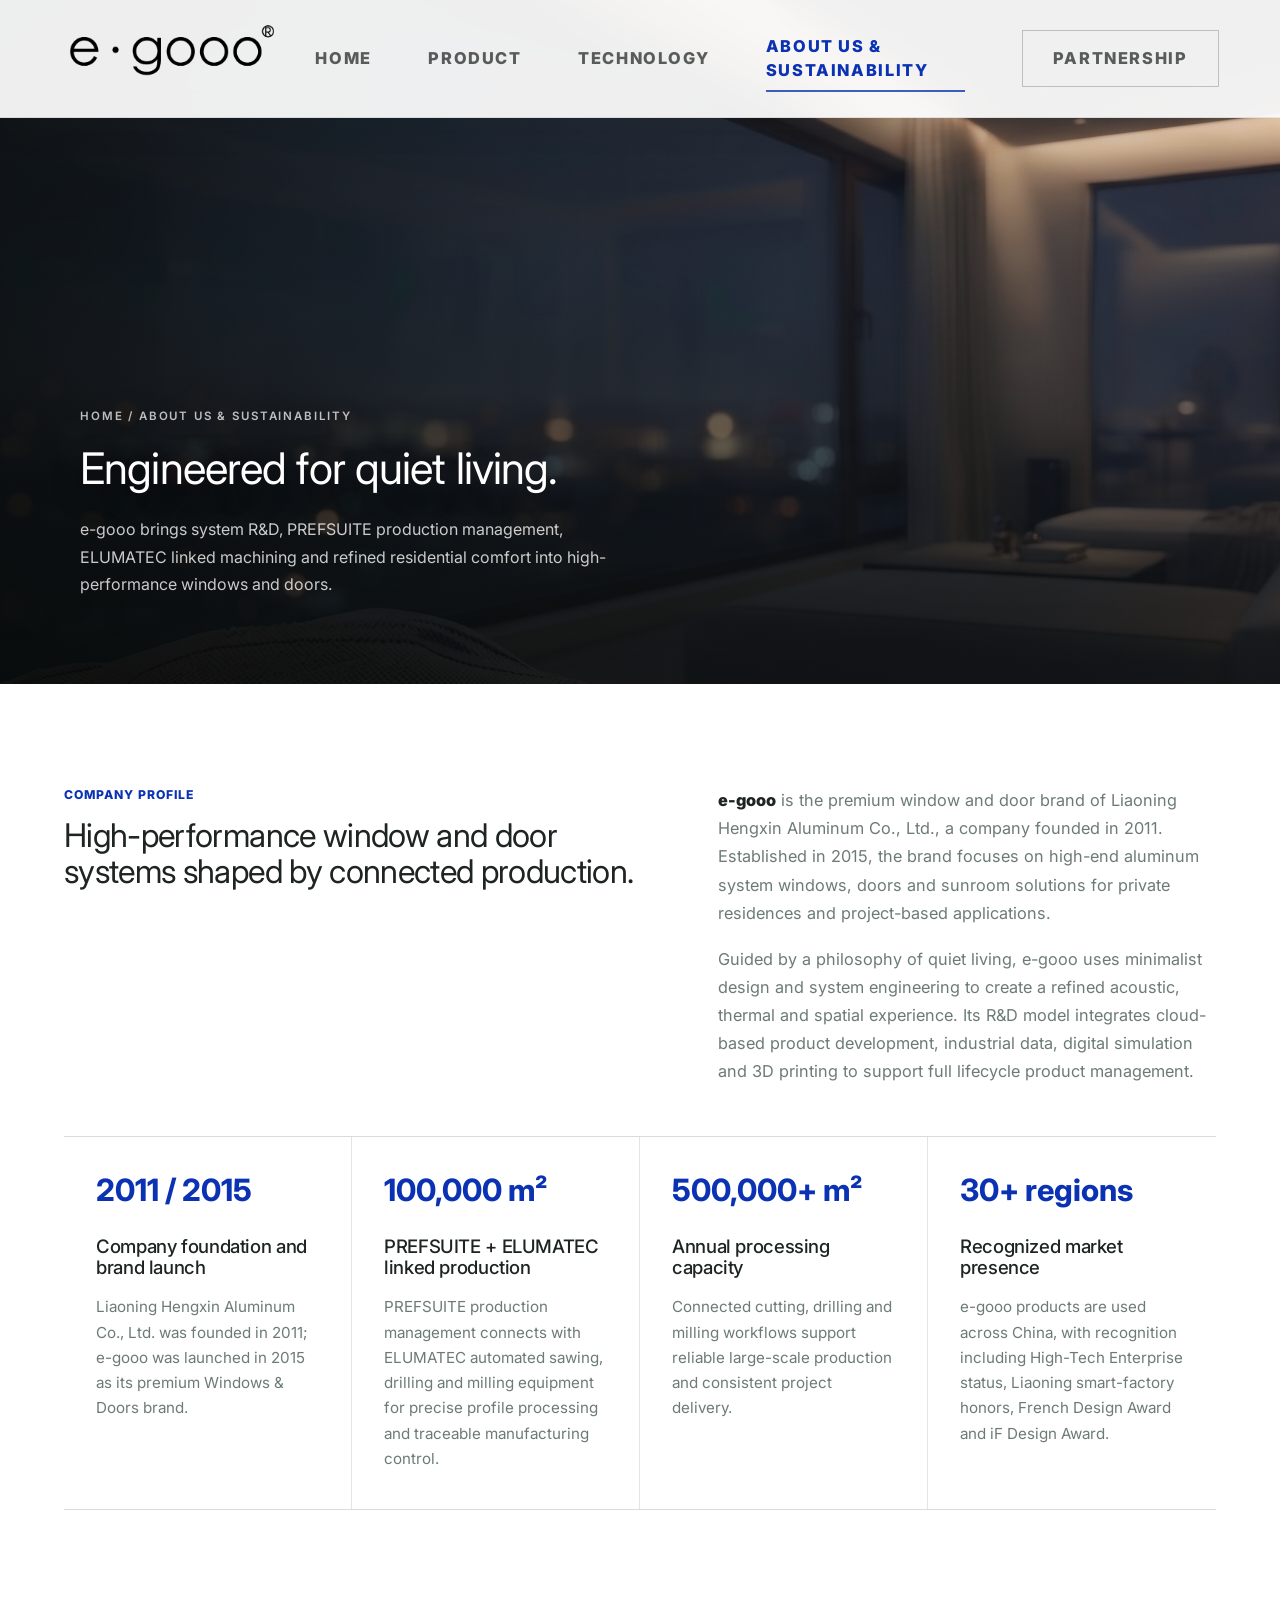
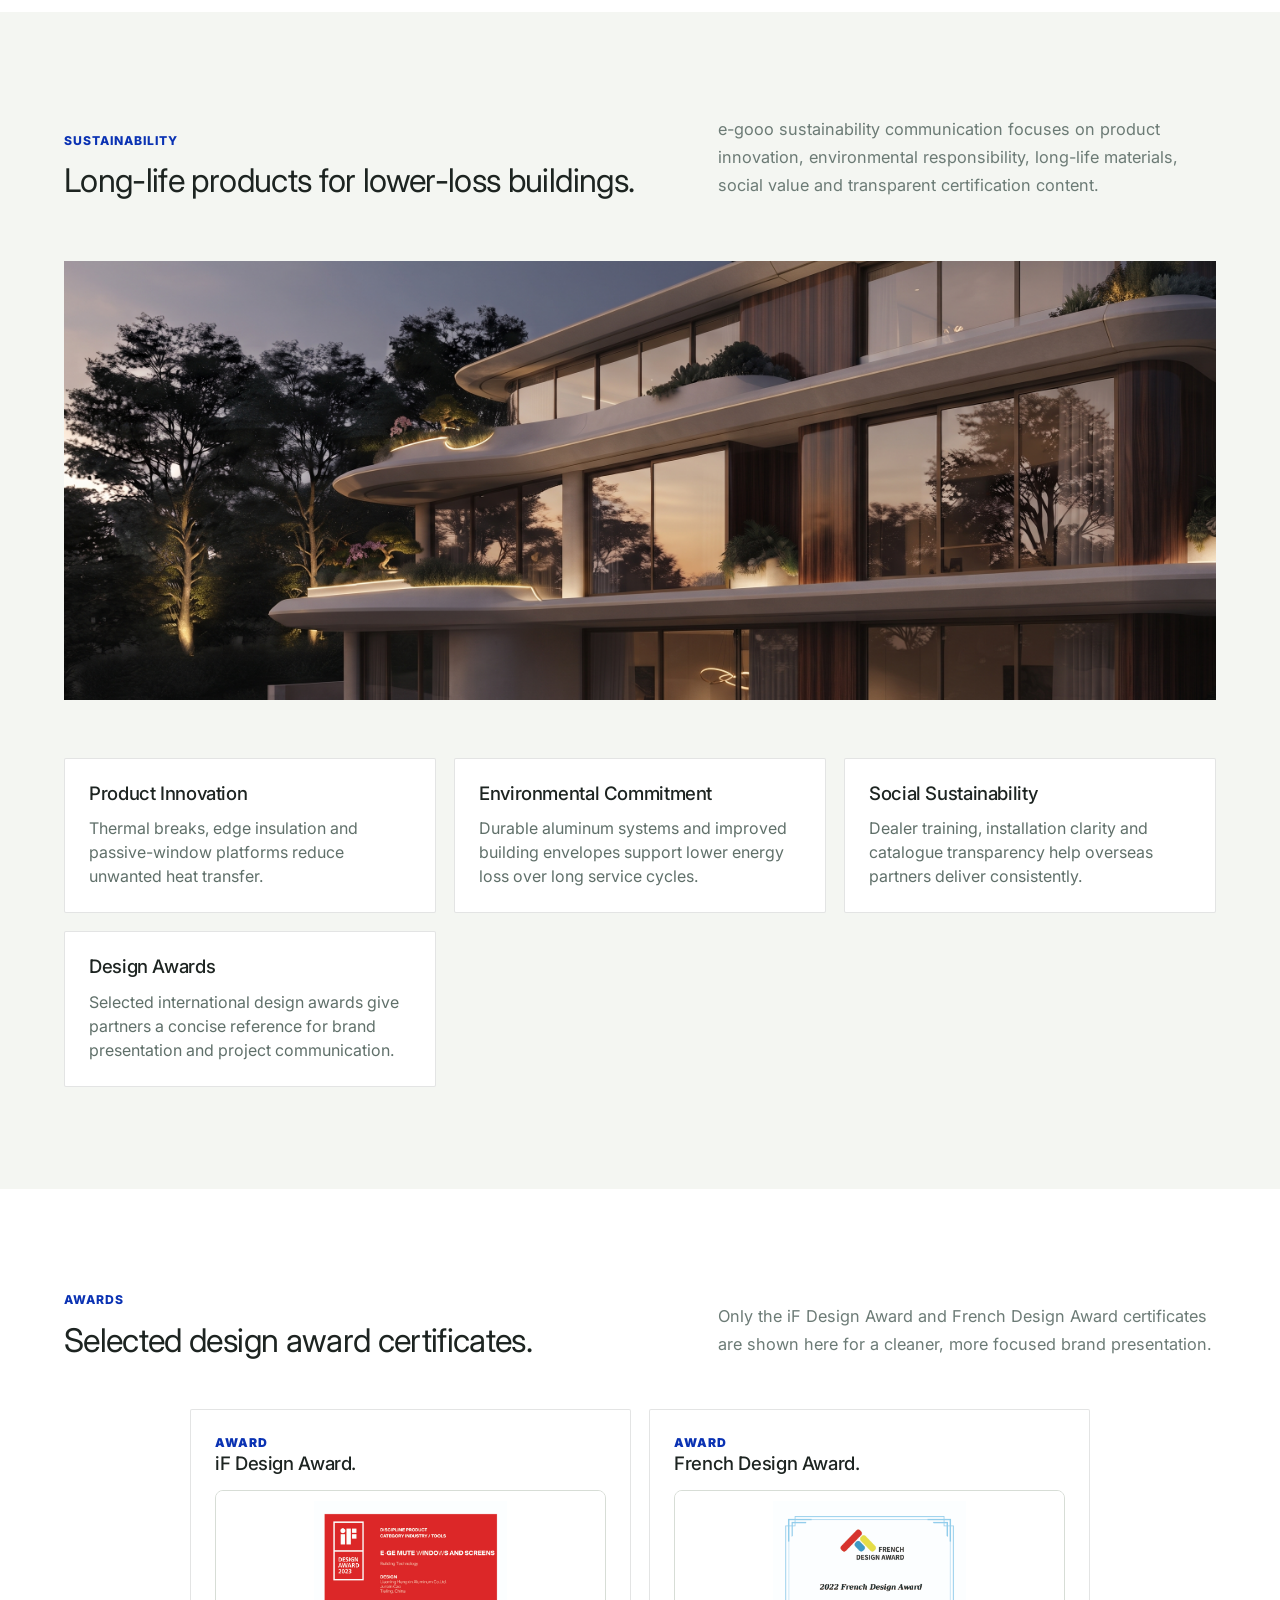
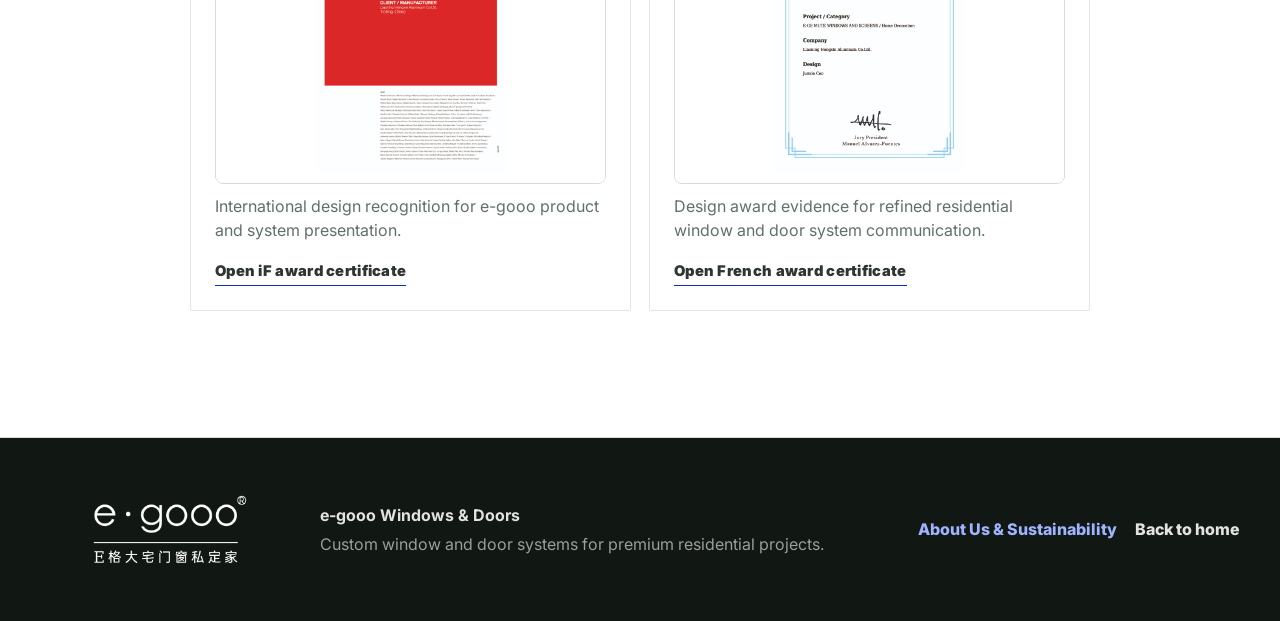
<file: sustainability.html>
<!doctype html>
<html lang="en">
  <head>
    <meta charset="utf-8">
    <meta name="viewport" content="width=device-width, initial-scale=1">
    <title>About Us &amp; Sustainability | e-gooo Windows &amp; Doors</title>
    <meta name="robots" content="noindex">
    <meta name="description" content="e-gooo About Us and Sustainability content has moved to one combined page.">
    <link rel="canonical" href="about.html#sustainability">
    <meta http-equiv="refresh" content="0; url=about.html#sustainability">
    <link rel="icon" href="favicon.ico" sizes="any">
    <link rel="icon" type="image/png" href="assets/brand/e-gooo-favicon.png">
    <link rel="apple-touch-icon" href="assets/brand/apple-touch-icon.png">
    <link rel="stylesheet" href="styles.css?v=20260823-tone-final">
    <script>
      window.location.replace("about.html#sustainability");
    </script>
  </head>
  <body class="inner-page">
    <main class="redirect-page">
      <p>Redirecting to About Us &amp; Sustainability.</p>
      <a class="text-button" href="about.html#sustainability">Open About Us &amp; Sustainability</a>
    </main>
  </body>
</html>
</file>
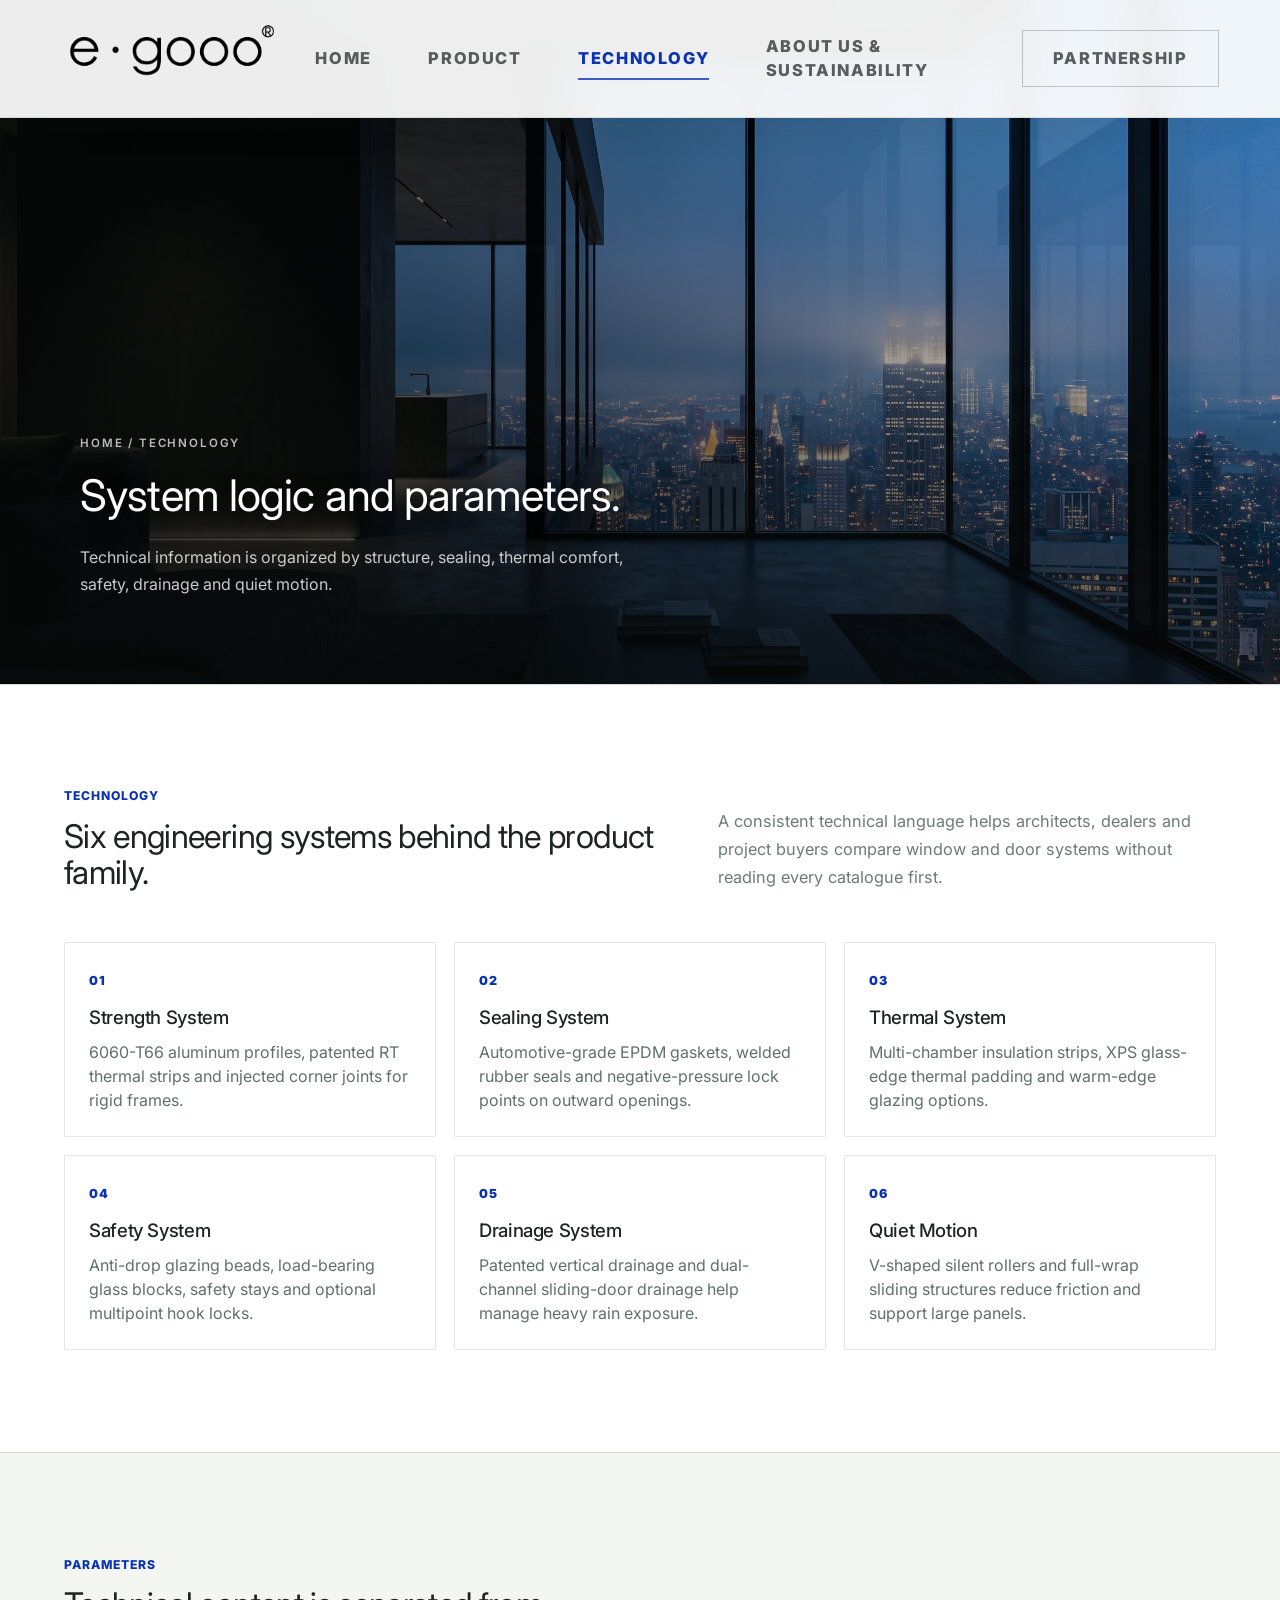
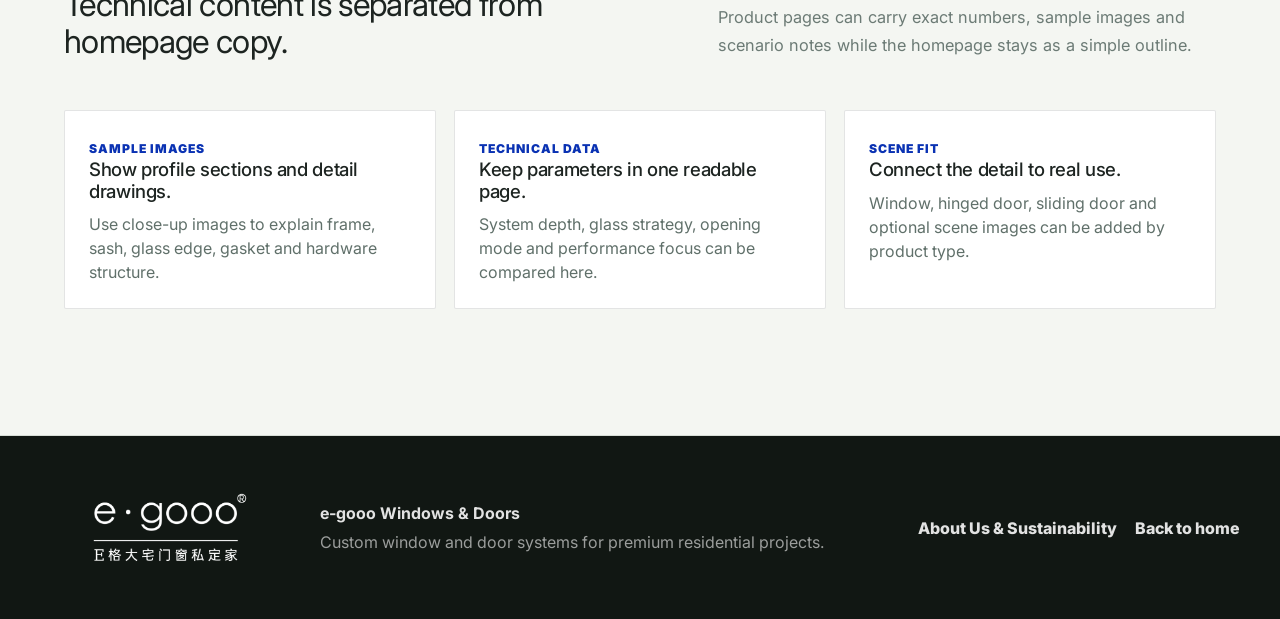
<file: technology.html>
<!doctype html>
<html lang="en">
  <head>
    <meta charset="utf-8">
    <meta name="viewport" content="width=device-width, initial-scale=1">
    <title>Technology | e-gooo Windows & Doors</title>
    <meta
      name="description"
      content="Explore e-gooo window and door technology, system logic, parameters and performance direction."
    >
    <link rel="icon" href="favicon.ico" sizes="any">
    <link rel="icon" type="image/png" href="assets/brand/e-gooo-favicon.png">
    <link rel="apple-touch-icon" href="assets/brand/apple-touch-icon.png">
    <link rel="stylesheet" href="styles.css?v=20260823-tone-final">
    <script src="app.js?v=20260823-tone-final" defer></script>
  </head>
  <body class="inner-page">
    <header class="site-header" data-header>
      <a class="brand" href="index.html#home" aria-label="e-gooo home">
        <img class="brand-logo" src="assets/brand/e-gooo-logo-wordmark.png" alt="e-gooo logo">
        <span class="brand-copy">Windows &amp; Doors</span>
      </a>
      <button class="menu-button" type="button" aria-label="Open navigation" aria-expanded="false" aria-controls="site-nav" data-menu-button>
        <span></span>
        <span></span>
        <span></span>
      </button>
      <nav class="site-nav" id="site-nav" data-site-nav>
        <a href="index.html#home">Home</a>
        <a href="product.html">Product</a>
        <a href="technology.html" aria-current="page">Technology</a>
        <a href="about.html">About Us &amp; Sustainability</a>
        <a class="nav-cta" href="cooperation.html">Partnership</a>
      </nav>
    </header>

    <main>
      <section class="page-hero">
        <img class="page-hero-image" src="assets/technology/technology-city-window.jpeg" alt="e-gooo window wall overlooking a city skyline">
        <div class="page-hero-shade"></div>
        <div class="page-hero-content">
          <a class="page-breadcrumb" href="index.html#home">Home / Technology</a>
          <h1>System logic and parameters.</h1>
          <p>Technical information is organized by structure, sealing, thermal comfort, safety, drainage and quiet motion.</p>
        </div>
      </section>

      <section class="section systems-section">
        <div class="section-header">
          <div>
            <div class="section-kicker">Technology</div>
            <h2>Six engineering systems behind the product family.</h2>
          </div>
          <p>
            A consistent technical language helps architects, dealers and project buyers
            compare window and door systems without reading every catalogue first.
          </p>
        </div>
        <div class="system-grid">
          <article class="system-card">
            <span>01</span>
            <h3>Strength System</h3>
            <p>6060-T66 aluminum profiles, patented RT thermal strips and injected corner joints for rigid frames.</p>
          </article>
          <article class="system-card">
            <span>02</span>
            <h3>Sealing System</h3>
            <p>Automotive-grade EPDM gaskets, welded rubber seals and negative-pressure lock points on outward openings.</p>
          </article>
          <article class="system-card">
            <span>03</span>
            <h3>Thermal System</h3>
            <p>Multi-chamber insulation strips, XPS glass-edge thermal padding and warm-edge glazing options.</p>
          </article>
          <article class="system-card">
            <span>04</span>
            <h3>Safety System</h3>
            <p>Anti-drop glazing beads, load-bearing glass blocks, safety stays and optional multipoint hook locks.</p>
          </article>
          <article class="system-card">
            <span>05</span>
            <h3>Drainage System</h3>
            <p>Patented vertical drainage and dual-channel sliding-door drainage help manage heavy rain exposure.</p>
          </article>
          <article class="system-card">
            <span>06</span>
            <h3>Quiet Motion</h3>
            <p>V-shaped silent rollers and full-wrap sliding structures reduce friction and support large panels.</p>
          </article>
        </div>
      </section>

      <section class="section catalog-section">
        <div class="section-header">
          <div>
            <div class="section-kicker">Parameters</div>
            <h2>Technical content is separated from homepage copy.</h2>
          </div>
          <p>
            Product pages can carry exact numbers, sample images and scenario notes
            while the homepage stays as a simple outline.
          </p>
        </div>
        <div class="selection-grid">
          <article>
            <span>Sample Images</span>
            <h3>Show profile sections and detail drawings.</h3>
            <p>Use close-up images to explain frame, sash, glass edge, gasket and hardware structure.</p>
          </article>
          <article>
            <span>Technical Data</span>
            <h3>Keep parameters in one readable page.</h3>
            <p>System depth, glass strategy, opening mode and performance focus can be compared here.</p>
          </article>
          <article>
            <span>Scene Fit</span>
            <h3>Connect the detail to real use.</h3>
            <p>Window, hinged door, sliding door and optional scene images can be added by product type.</p>
          </article>
        </div>
      </section>
    </main>

    <footer class="site-footer">
      <div class="footer-brand">
        <img class="footer-logo" src="assets/brand/e-gooo-logo-footer-transparent.png" alt="e-gooo logo">
        <div>
          <strong>e-gooo Windows &amp; Doors</strong>
          <p>Custom window and door systems for premium residential projects.</p>
        </div>
      </div>
      <nav class="footer-links" aria-label="Secondary pages">
        <a href="about.html">About Us &amp; Sustainability</a>
        <a href="index.html#home">Back to home</a>
      </nav>
    </footer>
  </body>
</html>
</file>
<file: styles.css>
@import url("https://fonts.googleapis.com/css2?family=Inter:wght@300;400;500&display=swap");

:root {
  color-scheme: light;
  --ink: #1d2421;
  --muted: #60706a;
  --soft: #f4f6f2;
  --paper: #ffffff;
  --line: #d7ddd6;
  --brand-blue: #0a32b3;
  --brand-blue-dark: #061b62;
  --brand-blue-light: #9fb3ff;
  --green: var(--brand-blue);
  --green-dark: var(--brand-blue-dark);
  --copper: var(--brand-blue);
  --mist: #e8eee8;
  --shadow: 0 18px 44px rgba(29, 36, 33, 0.12);
}

* {
  box-sizing: border-box;
}

html {
  scroll-behavior: smooth;
}

body {
  margin: 0;
  color: var(--ink);
  background: var(--soft);
  font-family: Inter, ui-sans-serif, system-ui, -apple-system, BlinkMacSystemFont, "Segoe UI", sans-serif;
  line-height: 1.5;
  letter-spacing: 0;
}

img {
  display: block;
  max-width: 100%;
}

[hidden] {
  display: none !important;
}

a {
  color: inherit;
  text-decoration: none;
}

button,
input,
select,
textarea {
  font: inherit;
}

.site-header {
  position: fixed;
  inset: 0 0 auto 0;
  z-index: 50;
  display: flex;
  align-items: start;
  justify-content: space-between;
  gap: 24px;
  min-height: 96px;
  padding: 16px 56px;
  color: var(--ink);
  background: rgba(255, 255, 255, 0.96);
  border-bottom: 1px solid rgba(215, 221, 214, 0.84);
  box-shadow: 0 10px 24px rgba(29, 36, 33, 0.05);
  backdrop-filter: blur(14px);
  opacity: 0;
  pointer-events: none;
  transform: translateY(-100%);
  transition: background 180ms ease, color 180ms ease, box-shadow 180ms ease, opacity 180ms ease, transform 180ms ease;
}

.site-header.is-scrolled,
.site-header.is-open {
  color: var(--ink);
  background: rgba(255, 255, 255, 0.94);
  box-shadow: 0 10px 26px rgba(29, 36, 33, 0.08);
  backdrop-filter: blur(14px);
  opacity: 1;
  pointer-events: auto;
  transform: translateY(0);
}

.inner-page .site-header {
  color: var(--ink);
  background: rgba(255, 255, 255, 0.96);
  box-shadow: 0 10px 26px rgba(29, 36, 33, 0.08);
  opacity: 1;
  pointer-events: auto;
  transform: translateY(0);
}

.brand {
  display: inline-grid;
  align-items: center;
  gap: 3px;
  min-width: 230px;
}

.brand-mark {
  font-size: 1.35rem;
  font-weight: 800;
}

.brand-logo {
  display: block;
  width: 188px;
  max-height: 54px;
  height: auto;
  object-fit: contain;
  filter: none;
}

.brand-copy {
  padding-left: 2px;
  color: var(--muted);
  font-size: 0.72rem;
  font-weight: 700;
  letter-spacing: 0.12em;
  text-transform: uppercase;
}

.site-nav {
  display: flex;
  align-items: center;
  justify-content: flex-end;
  gap: 24px;
  font-size: 0.86rem;
  font-weight: 700;
}

.site-nav a {
  padding: 8px 0;
}

.site-nav a:hover,
.site-nav a:focus-visible,
.site-nav [aria-current="page"] {
  color: var(--copper);
}

.nav-cta {
  border: 1px solid currentColor;
  border-radius: 6px;
  padding: 8px 14px !important;
}

.menu-button {
  display: none;
  width: 42px;
  height: 42px;
  border: 1px solid currentColor;
  border-radius: 6px;
  color: inherit;
  background: transparent;
  place-items: center;
  padding: 9px;
}

.menu-button span {
  display: block;
  width: 20px;
  height: 2px;
  margin: 3px auto;
  background: currentColor;
}

.hero {
  position: relative;
  min-height: min(74svh, 820px);
  overflow: hidden;
  background: #0d1210;
}

.hero::after {
  content: "";
  position: absolute;
  z-index: 1;
  inset: auto 0 0;
  height: 42%;
  background: linear-gradient(0deg, rgba(9, 15, 13, 0.5), rgba(9, 15, 13, 0));
  pointer-events: none;
}

.hero-image {
  position: absolute;
  z-index: 0;
  inset: 0;
  width: 100%;
  height: 100%;
  object-fit: cover;
  object-position: 58% center;
}

.hero-image.is-active {
  opacity: 1;
}

.hero-tagline {
  position: absolute;
  z-index: 3;
  left: 56px;
  right: 56px;
  bottom: 72px;
  pointer-events: none;
}

.hero-tagline h1 {
  display: inline-block;
  max-width: 780px;
  margin: 0;
  border-radius: 4px;
  padding: 10px 14px 12px;
  color: rgba(255, 255, 255, 0.92);
  background: rgba(7, 12, 10, 0.48);
  box-shadow: 0 18px 42px rgba(0, 0, 0, 0.22);
  backdrop-filter: blur(4px);
  font-size: 2.4rem;
  font-weight: 760;
  line-height: 1.18;
  letter-spacing: 0;
  text-shadow: 0 8px 22px rgba(0, 0, 0, 0.5);
}

.eyebrow,
.section-kicker {
  margin: 0 0 12px;
  color: var(--copper);
  font-size: 0.76rem;
  font-weight: 800;
  text-transform: uppercase;
}

.photo-showcase {
  display: grid;
  grid-template-columns: minmax(260px, 0.34fr) minmax(0, 1fr);
  gap: 28px;
  scroll-margin-top: 96px;
  padding: clamp(40px, 6vw, 76px) clamp(20px, 5vw, 56px);
  border-bottom: 1px solid var(--line);
  background: var(--paper);
}

.photo-showcase-copy {
  display: grid;
  align-content: start;
  min-height: 420px;
  padding-top: 8px;
}

.photo-showcase-copy span {
  display: block;
  margin-bottom: 12px;
  color: var(--copper);
  font-size: 0.78rem;
  font-weight: 900;
  text-transform: uppercase;
}

.photo-showcase-copy strong {
  max-width: 360px;
  color: var(--ink);
  font-size: clamp(1.55rem, 2.4vw, 2.75rem);
  line-height: 1.08;
}

.photo-showcase-grid {
  display: grid;
  grid-template-columns: minmax(0, 1.2fr) minmax(220px, 0.8fr);
  grid-template-rows: repeat(3, minmax(0, 1fr));
  gap: 14px;
  min-height: 560px;
}

.photo-showcase-grid figure {
  position: relative;
  min-height: 0;
  margin: 0;
  overflow: hidden;
  background: var(--mist);
}

.photo-showcase-grid img {
  width: 100%;
  height: 100%;
  min-height: 170px;
  object-fit: cover;
}

.showcase-primary {
  grid-row: 1 / -1;
}

.page-hero {
  position: relative;
  min-height: 520px;
  overflow: hidden;
  display: grid;
  align-items: end;
  padding: 168px 40px 72px;
  color: #fff;
}

.page-hero-image,
.page-hero-shade {
  position: absolute;
  inset: 0;
  width: 100%;
  height: 100%;
}

.page-hero-image {
  object-fit: cover;
  object-position: center center;
}

.product-page-hero .page-hero-image[src*="product-samples"] {
  object-fit: contain;
  object-position: right center;
  background: #f7f8f5;
}

.page-hero-shade {
  background:
    linear-gradient(90deg, rgba(9, 15, 13, 0.78), rgba(9, 15, 13, 0.36) 54%, rgba(9, 15, 13, 0.12)),
    linear-gradient(0deg, rgba(9, 15, 13, 0.68), rgba(9, 15, 13, 0.08) 58%);
}

.page-hero-content {
  position: relative;
  width: min(1120px, 100%);
  margin: 0 auto;
}

.page-breadcrumb {
  display: inline-flex;
  align-items: center;
  min-height: 34px;
  border: 1px solid rgba(255, 255, 255, 0.36);
  border-radius: 6px;
  padding: 6px 10px;
  color: rgba(255, 255, 255, 0.8);
  background: rgba(12, 20, 17, 0.28);
  font-size: 0.78rem;
  font-weight: 850;
}

.page-hero h1 {
  max-width: 820px;
  margin: 22px 0 0;
  font-size: clamp(2.35rem, 4.8vw, 5rem);
  line-height: 1.02;
  letter-spacing: 0;
  text-shadow: 0 10px 30px rgba(0, 0, 0, 0.38);
}

.page-hero p {
  max-width: 620px;
  margin: 24px 0 0;
  color: rgba(255, 255, 255, 0.82);
  font-size: 1.08rem;
}

.product-page-section {
  scroll-margin-top: 96px;
}

.hero-lede {
  max-width: 680px;
  margin: 26px 0 0;
  color: rgba(255, 255, 255, 0.88);
  font-size: 1.2rem;
}

.hero-actions {
  display: flex;
  flex-wrap: wrap;
  gap: 12px;
  margin-top: 30px;
}

.button {
  display: inline-flex;
  align-items: center;
  justify-content: center;
  min-height: 44px;
  border: 1px solid transparent;
  border-radius: 6px;
  padding: 10px 18px;
  font-weight: 800;
  cursor: pointer;
}

.button.primary {
  color: #fff;
  background: var(--green);
}

.button.primary:hover,
.button.primary:focus-visible {
  background: var(--green-dark);
}

.button.secondary {
  color: #fff;
  border-color: rgba(255, 255, 255, 0.72);
  background: rgba(255, 255, 255, 0.1);
}

.button.ghost {
  color: #fff;
  border-color: rgba(255, 255, 255, 0.44);
  background: rgba(0, 0, 0, 0.18);
}

.button.secondary.dark-text {
  color: var(--ink);
  border-color: var(--line);
  background: #fff;
}

.button.secondary:hover,
.button.secondary:focus-visible {
  background: rgba(255, 255, 255, 0.2);
}

.hero-metrics {
  display: grid;
  grid-template-columns: repeat(3, minmax(0, 1fr));
  gap: 1px;
  width: min(980px, 100%);
  margin: 42px 0 0;
  padding: 0;
  background: rgba(255, 255, 255, 0.22);
}

.hero-metrics div {
  padding: 18px 20px;
  background: rgba(14, 22, 19, 0.46);
}

.hero-metrics dt {
  margin: 0;
  font-size: 1rem;
  font-weight: 900;
}

.hero-metrics dd {
  margin: 6px 0 0;
  color: rgba(255, 255, 255, 0.76);
  font-size: 0.86rem;
}

.hero-controls {
  display: flex;
  gap: 8px;
  margin-top: 22px;
}

.hero-controls button {
  width: 34px;
  height: 4px;
  overflow: hidden;
  border: 0;
  border-radius: 99px;
  padding: 0;
  color: transparent;
  background: rgba(255, 255, 255, 0.36);
  cursor: pointer;
}

.hero-controls button.is-active {
  background: #fff;
}

.intro-strip {
  display: grid;
  grid-template-columns: repeat(3, minmax(0, 1fr));
  background: var(--paper);
  border-bottom: 1px solid var(--line);
}

.intro-item {
  color: inherit;
  min-height: 118px;
  padding: 30px 40px;
  border-right: 1px solid var(--line);
}

.intro-item:last-child {
  border-right: 0;
}

.intro-item span {
  display: block;
  margin-bottom: 8px;
  color: var(--copper);
  font-size: 0.78rem;
  font-weight: 900;
  text-transform: uppercase;
}

.intro-item strong {
  display: block;
  max-width: 360px;
  font-size: 1.05rem;
  line-height: 1.35;
}

.section {
  padding: 92px 40px;
  scroll-margin-top: 86px;
}

.section h2 {
  margin: 0;
  max-width: 780px;
  font-size: 2.45rem;
  line-height: 1.08;
}

.section h3 {
  margin: 0;
  line-height: 1.2;
}

.section p {
  color: var(--muted);
}

.section-header,
.split-layout,
.dealer-section,
.contact-section {
  display: grid;
  grid-template-columns: minmax(0, 0.9fr) minmax(320px, 0.75fr);
  gap: 56px;
  max-width: 1200px;
  margin: 0 auto;
}

.section-header {
  align-items: end;
  margin-bottom: 34px;
}

.section-header p,
.copy-stack p {
  margin: 0;
  font-size: 1rem;
}

.copy-stack {
  display: grid;
  gap: 18px;
}

.home-architecture,
.catalog-section,
.case-section {
  background: var(--soft);
}

.about-section,
.systems-section,
.news-section {
  background: var(--paper);
}

.home-intro {
  background: var(--paper);
}

.home-intro-copy {
  display: grid;
  gap: 18px;
  max-width: 980px;
  margin: 0 auto;
}

.home-intro-copy p {
  margin: 0;
  color: var(--ink);
  font-size: clamp(1rem, 1.15vw, 1.12rem);
  line-height: 1.85;
}

.home-intro-copy .intro-lead {
  max-width: 1080px;
  font-size: 1.18rem;
  line-height: 1.65;
}

.home-intro-copy strong {
  color: var(--ink);
  font-weight: 850;
}

.product-section,
.sustainability-section,
.contact-section {
  background: var(--soft);
}

.architecture-grid,
.about-grid,
.service-grid,
.product-support-grid,
.catalog-grid,
.case-grid {
  display: grid;
  gap: 18px;
  max-width: 1200px;
  margin: 0 auto;
}

.architecture-grid {
  grid-template-columns: 1.4fr 0.8fr 0.8fr;
}

.architecture-card,
.about-card,
.service-grid article,
.process-card,
.case-card,
.testimonial-card {
  border: 1px solid var(--line);
  border-radius: 8px;
  background: var(--paper);
  box-shadow: 0 10px 30px rgba(29, 36, 33, 0.05);
}

.architecture-card {
  display: grid;
  align-content: start;
  gap: 20px;
  padding: 24px;
}

.architecture-card img {
  width: 100%;
  aspect-ratio: 16 / 9;
  border-radius: 6px;
  object-fit: cover;
}

.architecture-card span,
.about-card span,
.process-card span,
.case-card span,
.testimonial-card span {
  display: block;
  margin-bottom: 10px;
  color: var(--copper);
  font-size: 0.78rem;
  font-weight: 900;
  text-transform: uppercase;
}

.architecture-card p,
.about-card p,
.service-grid p,
.process-card p,
.case-card p,
.testimonial-card p {
  margin: 10px 0 0;
}

.about-grid {
  grid-template-columns: 1.2fr 0.9fr 0.9fr;
}

.media-panel {
  position: relative;
  min-height: 460px;
  overflow: hidden;
  border-radius: 8px;
}

.media-panel img {
  width: 100%;
  height: 100%;
  min-height: 460px;
  object-fit: cover;
}

.play-card {
  position: absolute;
  left: 24px;
  right: 24px;
  bottom: 24px;
  display: grid;
  gap: 4px;
  border: 1px solid rgba(255, 255, 255, 0.5);
  border-radius: 8px;
  padding: 18px;
  color: #fff;
  text-align: left;
  background: rgba(14, 22, 19, 0.62);
  cursor: pointer;
  backdrop-filter: blur(10px);
}

.play-card span {
  color: var(--copper);
  font-size: 0.78rem;
  font-weight: 900;
  text-transform: uppercase;
}

.play-card strong {
  font-size: 1.25rem;
}

.play-card small {
  color: rgba(255, 255, 255, 0.78);
}

.about-card {
  padding: 26px;
}

.about-profile-header {
  align-items: start;
}

.about-profile-copy {
  display: grid;
  gap: 18px;
  max-width: 620px;
}

.about-profile-copy p {
  margin: 0;
  color: rgba(96, 112, 106, 0.95);
  font-size: clamp(1rem, 1.1vw, 1.08rem);
  line-height: 1.78;
}

.about-profile-copy strong {
  color: var(--ink);
  font-weight: 850;
}

.about-strength-grid {
  display: grid;
  grid-template-columns: repeat(4, minmax(0, 1fr));
  gap: 0;
  max-width: 1280px;
  margin: 0 auto;
  border-top: 1px solid rgba(29, 36, 33, 0.16);
  border-bottom: 1px solid rgba(29, 36, 33, 0.16);
}

.about-strength-grid article {
  min-height: 250px;
  padding: clamp(24px, 3vw, 38px) clamp(18px, 2.6vw, 32px);
  border-right: 1px solid rgba(29, 36, 33, 0.12);
}

.about-strength-grid article:last-child {
  border-right: 0;
}

.about-strength-grid span {
  display: block;
  margin-bottom: 30px;
  color: var(--copper);
  font-size: clamp(1.65rem, 2.4vw, 3rem);
  font-weight: 750;
  line-height: 1;
}

.about-strength-grid h3 {
  max-width: 260px;
}

.about-strength-grid p {
  margin: 16px 0 0;
  color: rgba(96, 112, 106, 0.92);
  font-size: 0.95rem;
  line-height: 1.66;
}

.company-philosophy-section {
  padding-top: clamp(76px, 8vw, 118px);
  padding-bottom: clamp(76px, 8vw, 118px);
  border-top: 1px solid rgba(29, 36, 33, 0.12);
  background: #fbfcf8;
}

.company-philosophy {
  display: grid;
  grid-template-columns: minmax(320px, 0.86fr) minmax(420px, 1fr);
  gap: clamp(42px, 7vw, 92px);
  align-items: center;
  max-width: 1280px;
  margin: 0 auto;
}

.company-philosophy-copy {
  display: grid;
  gap: 28px;
}

.company-philosophy-copy .section-kicker {
  position: relative;
  margin-bottom: 0;
  padding-top: 22px;
  letter-spacing: 0.16em;
}

.company-philosophy-copy .section-kicker::before {
  content: "";
  position: absolute;
  top: 0;
  left: 0;
  width: 58px;
  height: 2px;
  background: var(--copper);
}

.company-philosophy h2 {
  max-width: 560px;
  font-size: clamp(2.35rem, 5vw, 5rem);
  font-weight: 760;
  line-height: 0.98;
}

.philosophy-body {
  display: grid;
  gap: 18px;
  max-width: 640px;
}

.philosophy-body p {
  margin: 0;
  color: rgba(47, 58, 54, 0.78);
  font-size: clamp(1rem, 1.05vw, 1.08rem);
  line-height: 1.78;
}

.philosophy-signature {
  max-width: 520px;
  margin: 10px 0 0;
  color: var(--green-dark) !important;
  font-family: Georgia, "Times New Roman", serif;
  font-size: clamp(1.32rem, 2.1vw, 2rem);
  font-style: italic;
  line-height: 1.22;
}

.company-philosophy-media {
  margin: 0;
  min-height: clamp(560px, 62vw, 760px);
  overflow: hidden;
  border-left: 1px solid rgba(29, 36, 33, 0.14);
  background: #eef1ed;
}

.company-philosophy-media img {
  width: 100%;
  height: 100%;
  min-height: inherit;
  object-fit: cover;
  object-position: center center;
}

.timeline {
  display: grid;
  gap: 18px;
  margin: 0;
  padding: 0;
  list-style: none;
}

.timeline li {
  border-top: 1px solid var(--line);
  padding-top: 16px;
}

.timeline strong {
  color: var(--green-dark);
}

.timeline p {
  margin: 5px 0 0;
}

.service-grid {
  grid-template-columns: repeat(3, minmax(0, 1fr));
  margin-top: 18px;
}

.service-grid article {
  padding: 24px;
}

.filter-bar {
  display: flex;
  flex-wrap: wrap;
  gap: 10px;
  max-width: 1200px;
  margin: 0 auto 24px;
}

.filter-button {
  min-height: 40px;
  border: 1px solid var(--line);
  border-radius: 6px;
  padding: 8px 14px;
  color: var(--ink);
  background: var(--paper);
  font-weight: 800;
  cursor: pointer;
}

.filter-button.is-active,
.filter-button:hover,
.filter-button:focus-visible {
  color: #fff;
  border-color: var(--green);
  background: var(--green);
}

.product-family-grid {
  display: grid;
  grid-template-columns: repeat(3, minmax(0, 1fr));
  gap: 14px;
  max-width: 1200px;
  margin: 0 auto 22px;
}

.product-family-card {
  display: grid;
  align-content: space-between;
  min-height: 172px;
  border: 1px solid var(--line);
  border-radius: 8px;
  padding: 22px;
  color: var(--ink);
  background:
    linear-gradient(145deg, rgba(10, 50, 179, 0.08), rgba(10, 50, 179, 0.035)),
    #fff;
  box-shadow: 0 10px 30px rgba(29, 36, 33, 0.05);
  transition: border-color 160ms ease, box-shadow 160ms ease, transform 160ms ease;
}

.product-family-card:hover,
.product-family-card:focus-visible,
.product-family-card.is-active {
  border-color: rgba(10, 50, 179, 0.36);
  box-shadow: 0 18px 42px rgba(29, 36, 33, 0.1);
  transform: translateY(-2px);
}

.product-family-card span {
  color: var(--copper);
  font-size: 0.74rem;
  font-weight: 900;
  text-transform: uppercase;
}

.product-family-card strong {
  display: block;
  margin-top: 22px;
  font-size: clamp(1.25rem, 1.8vw, 1.7rem);
  line-height: 1.12;
}

.product-family-card small {
  display: block;
  margin-top: 12px;
  color: var(--muted);
  font-size: 0.88rem;
  font-weight: 700;
  line-height: 1.45;
}

.product-grid {
  display: grid;
  grid-template-columns: repeat(3, minmax(0, 1fr));
  gap: 18px;
  max-width: 1200px;
  margin: 0 auto;
}

.product-support-grid {
  grid-template-columns: repeat(2, minmax(0, 1fr));
  margin-top: 24px;
}

.process-card {
  display: flex;
  align-items: flex-end;
  justify-content: space-between;
  gap: 24px;
  padding: 24px;
}

.product-card,
.system-card,
.news-item,
.sustainability-columns article {
  border: 1px solid var(--line);
  border-radius: 8px;
  background: var(--paper);
  box-shadow: 0 10px 30px rgba(29, 36, 33, 0.05);
}

.product-card {
  display: grid;
  grid-template-rows: auto 1fr;
  min-height: 100%;
  overflow: hidden;
}

.product-card img {
  width: 100%;
  aspect-ratio: 16 / 10;
  object-fit: cover;
  background: var(--mist);
}

.product-card img[src*="product-samples"] {
  padding: 12px;
  object-fit: contain;
  background: #fff;
}

.product-body {
  display: grid;
  gap: 14px;
  padding: 18px;
}

.product-tag {
  color: var(--copper);
  font-size: 0.75rem;
  font-weight: 900;
  text-transform: uppercase;
}

.product-card h3 {
  font-size: 1.18rem;
}

.product-card p {
  margin: 0;
  font-size: 0.93rem;
}

.catalogue-archive-section {
  border-top: 1px solid rgba(29, 36, 33, 0.12);
  background: #fff;
}

.catalogue-archive-grid {
  display: grid;
  grid-template-columns: repeat(2, minmax(0, 1fr));
  gap: 0 28px;
  max-width: 1200px;
  margin: 0 auto;
  border-top: 1px solid rgba(29, 36, 33, 0.16);
}

.catalogue-card {
  display: grid;
  grid-template-columns: minmax(130px, 0.42fr) minmax(0, 1fr);
  gap: 22px;
  align-items: center;
  padding: 24px 0;
  border-bottom: 1px solid rgba(29, 36, 33, 0.16);
}

.catalogue-card img {
  display: block;
  width: 100%;
  aspect-ratio: 4 / 3;
  object-fit: contain;
  padding: 12px;
  background: #f4f5f1;
}

.catalogue-card span {
  color: var(--copper);
  font-size: 0.74rem;
  font-weight: 900;
  text-transform: uppercase;
}

.catalogue-card h3 {
  margin-top: 10px;
  color: var(--ink);
  font-size: clamp(1.15rem, 1.5vw, 1.55rem);
  line-height: 1.14;
}

.catalogue-card p {
  margin: 12px 0 18px;
  color: var(--muted);
  font-size: 0.95rem;
  line-height: 1.55;
}

.feature-list {
  display: grid;
  gap: 7px;
  margin: 0;
  padding: 0;
  list-style: none;
  color: var(--muted);
  font-size: 0.88rem;
}

.feature-list li {
  position: relative;
  padding-left: 16px;
}

.feature-list li::before {
  content: "";
  position: absolute;
  left: 0;
  top: 0.72em;
  width: 6px;
  height: 6px;
  border-radius: 50%;
  background: var(--green);
}

.product-actions {
  display: flex;
  flex-wrap: wrap;
  gap: 10px;
  align-self: end;
  padding-top: 4px;
}

.product-showcase-section {
  padding-top: clamp(54px, 5vw, 72px);
  padding-bottom: clamp(54px, 5vw, 72px);
  border-top: 1px solid rgba(29, 36, 33, 0.12);
  border-bottom: 1px solid rgba(29, 36, 33, 0.12);
  background: #fff;
}

.product-showcase {
  display: grid;
  grid-template-columns: minmax(380px, 0.72fr) minmax(500px, 1.28fr);
  gap: clamp(24px, 3vw, 42px);
  align-items: start;
  max-width: 1360px;
  margin: 0 auto;
}

.product-showcase-copy {
  display: grid;
  gap: 14px;
}

.product-showcase h2 {
  max-width: 420px;
  color: var(--ink);
  font-size: clamp(1.5rem, 1.9vw, 2.15rem);
  font-weight: 740;
  line-height: 1.07;
}

.product-showcase-subhead {
  max-width: 390px;
  margin: 0;
  color: rgba(96, 112, 106, 0.86) !important;
  font-family: Georgia, "Times New Roman", serif;
  font-size: clamp(0.86rem, 0.9vw, 0.98rem);
  font-style: italic;
  line-height: 1.45;
}

.product-showcase-body {
  display: grid;
  gap: 10px;
  max-width: 410px;
}

.product-showcase-body p {
  margin: 0;
  color: rgba(63, 75, 71, 0.86);
  font-size: clamp(0.78rem, 0.74vw, 0.86rem);
  line-height: 1.55;
}

.product-showcase blockquote {
  max-width: 400px;
  margin: 4px 0 0;
  border-left: 3px solid var(--copper);
  padding: 3px 0 3px 14px;
  color: var(--ink);
  font-size: clamp(0.88rem, 0.86vw, 1rem);
  font-weight: 780;
  line-height: 1.34;
}

.product-showcase-media {
  margin: 0;
  min-height: clamp(620px, 52vw, 760px);
  overflow: hidden;
  border-left: 1px solid rgba(29, 36, 33, 0.12);
  background: #fff;
}

.product-showcase-media img {
  width: 100%;
  height: 100%;
  min-height: inherit;
  object-fit: cover;
  object-position: center top;
  transform: scale(1.02);
}

.text-button {
  border: 0;
  border-bottom: 2px solid var(--copper);
  padding: 0 0 3px;
  color: var(--ink);
  background: transparent;
  font-weight: 900;
  cursor: pointer;
}

.text-button:hover,
.text-button:focus-visible {
  color: var(--copper);
}

.systems-section {
  border-top: 1px solid var(--line);
  border-bottom: 1px solid var(--line);
}

.selection-grid {
  display: grid;
  grid-template-columns: repeat(3, minmax(0, 1fr));
  gap: 18px;
  max-width: 1200px;
  margin: 0 auto 24px;
}

.selection-grid article {
  border: 1px solid var(--line);
  border-radius: 8px;
  padding: 24px;
  background: var(--paper);
  box-shadow: 0 8px 24px rgba(29, 36, 33, 0.04);
}

.selection-grid span,
.catalogue-drawer summary {
  color: var(--copper);
  font-size: 0.76rem;
  font-weight: 900;
  text-transform: uppercase;
}

.selection-grid p {
  margin: 10px 0 0;
  color: var(--muted);
}

.certificate-preview {
  display: block;
  margin-top: 16px;
  border: 1px solid var(--line);
  border-radius: 8px;
  overflow: hidden;
  background: #fff;
}

.certificate-preview img {
  display: block;
  width: 100%;
  aspect-ratio: 4 / 3;
  object-fit: contain;
  padding: 10px;
  background: #fff;
}

.certificate-link {
  display: inline-block;
  width: max-content;
  max-width: 100%;
  margin-top: 18px;
}

.certificate-grid .certificate-card {
  display: flex;
  flex-direction: column;
}

.certificate-grid {
  grid-template-columns: repeat(2, minmax(0, 1fr));
  max-width: 900px;
}

.certificate-grid .certificate-card p {
  flex: 1;
}

.qualification-archive {
  max-width: 1200px;
  margin: 64px auto 0;
  padding-top: 44px;
  border-top: 1px solid rgba(29, 36, 33, 0.16);
}

.qualification-archive-header {
  display: grid;
  grid-template-columns: minmax(180px, 0.35fr) minmax(0, 1fr) minmax(280px, 0.5fr);
  gap: 28px;
  align-items: start;
  margin-bottom: 30px;
}

.qualification-archive-header span,
.qualification-card span {
  color: var(--copper);
  font-size: 0.76rem;
  font-weight: 900;
  text-transform: uppercase;
}

.qualification-archive-header h3 {
  margin: 0;
  color: var(--ink);
  font-size: clamp(1.7rem, 3vw, 3rem);
  line-height: 1.02;
  letter-spacing: 0;
}

.qualification-archive-header p {
  margin: 0;
  color: var(--muted);
  font-size: 1rem;
  line-height: 1.7;
}

.qualification-card-grid {
  display: grid;
  grid-template-columns: repeat(4, minmax(0, 1fr));
  gap: 16px;
}

.qualification-card {
  display: grid;
  grid-template-rows: auto auto 1fr;
  gap: 12px;
  padding-bottom: 18px;
  border-bottom: 1px solid rgba(29, 36, 33, 0.14);
  color: var(--ink);
  text-decoration: none;
}

.qualification-card:hover,
.qualification-card:focus-visible {
  color: var(--copper);
}

.qualification-card:focus-visible {
  outline: 2px solid var(--copper);
  outline-offset: 4px;
}

.qualification-card img {
  display: block;
  width: 100%;
  aspect-ratio: 4 / 3;
  object-fit: contain;
  padding: 12px;
  border: 1px solid rgba(29, 36, 33, 0.12);
  background: #fff;
}

.qualification-card strong {
  display: block;
  color: currentColor;
  font-size: 1rem;
  line-height: 1.25;
}

.patent-archive {
  margin-top: 40px;
  border-top: 1px solid rgba(29, 36, 33, 0.16);
  border-bottom: 1px solid rgba(29, 36, 33, 0.16);
}

.patent-archive summary {
  cursor: pointer;
  padding: 22px 0;
  color: var(--ink);
  font-size: clamp(1.15rem, 2vw, 1.7rem);
  font-weight: 800;
}

.patent-archive summary:hover,
.patent-archive summary:focus-visible {
  color: var(--copper);
}

.patent-archive summary:focus-visible {
  outline: 2px solid var(--copper);
  outline-offset: 4px;
}

.patent-link-grid {
  display: grid;
  grid-template-columns: repeat(3, minmax(0, 1fr));
  gap: 0 24px;
  padding: 0 0 26px;
}

.patent-link-grid a {
  display: block;
  padding: 14px 0;
  border-top: 1px solid rgba(29, 36, 33, 0.1);
  color: var(--muted);
  text-decoration: none;
  line-height: 1.4;
}

.patent-link-grid a:hover,
.patent-link-grid a:focus-visible {
  color: var(--copper);
}

.comparison-panel {
  max-width: 1200px;
  margin: 0 auto 24px;
  border: 1px solid var(--line);
  border-radius: 8px;
  overflow: hidden;
  background: var(--paper);
  box-shadow: 0 10px 30px rgba(29, 36, 33, 0.05);
}

.comparison-intro {
  display: flex;
  align-items: end;
  justify-content: space-between;
  gap: 24px;
  padding: 22px 24px;
  border-bottom: 1px solid var(--line);
}

.comparison-intro p {
  max-width: 520px;
  margin: 0;
  color: var(--muted);
}

.comparison-table-wrap {
  overflow-x: auto;
}

.comparison-table {
  width: 100%;
  min-width: 980px;
  border-collapse: collapse;
  font-size: 0.88rem;
}

.comparison-table th,
.comparison-table td {
  border-bottom: 1px solid var(--line);
  padding: 14px 16px;
  text-align: left;
  vertical-align: top;
}

.comparison-table th {
  color: var(--ink);
  background: var(--mist);
  font-size: 0.76rem;
  text-transform: uppercase;
}

.comparison-table td {
  color: var(--muted);
}

.comparison-table td:first-child {
  color: var(--ink);
  font-weight: 850;
}

.comparison-table tr:last-child td {
  border-bottom: 0;
}

.table-action {
  min-height: 34px;
  border: 1px solid var(--green);
  border-radius: 6px;
  padding: 6px 12px;
  color: var(--green-dark);
  background: #fff;
  font-weight: 850;
  cursor: pointer;
}

.table-action:hover,
.table-action:focus-visible {
  color: #fff;
  background: var(--green);
}

.catalogue-drawer {
  max-width: 1200px;
  margin: 0 auto;
  border: 1px solid var(--line);
  border-radius: 8px;
  padding: 18px;
  background: rgba(255, 255, 255, 0.68);
}

.catalogue-drawer summary {
  cursor: pointer;
}

.catalogue-drawer .catalog-grid {
  margin-top: 16px;
}

.catalog-grid {
  grid-template-columns: repeat(2, minmax(0, 1fr));
}

.catalog-grid a {
  display: flex;
  align-items: center;
  justify-content: space-between;
  min-height: 58px;
  border: 1px solid var(--line);
  border-radius: 8px;
  padding: 14px 18px;
  color: var(--ink);
  background: var(--paper);
  font-weight: 850;
  box-shadow: 0 8px 24px rgba(29, 36, 33, 0.04);
}

.catalog-grid a::after {
  content: "PDF";
  color: var(--copper);
  font-size: 0.76rem;
  font-weight: 900;
}

.catalog-grid a:hover,
.catalog-grid a:focus-visible {
  border-color: var(--green);
  color: var(--green-dark);
}

.catalog-grid.compact a {
  min-height: 48px;
  padding: 11px 14px;
  font-size: 0.86rem;
}

.tvc-section {
  background: var(--paper);
}

.tvc-grid {
  display: grid;
  grid-template-columns: repeat(5, minmax(0, 1fr));
  gap: 14px;
  max-width: 1200px;
  margin: 0 auto;
}

.tvc-grid article {
  display: grid;
  align-content: start;
  gap: 10px;
  overflow: hidden;
  border: 1px solid var(--line);
  border-radius: 8px;
  padding: 22px;
  background: var(--paper);
  box-shadow: 0 10px 30px rgba(29, 36, 33, 0.05);
}

.tvc-grid span {
  color: var(--copper);
  font-size: 0.78rem;
  font-weight: 900;
}

.tvc-grid h3 {
  font-size: 0.95rem;
}

.tvc-grid p {
  margin: 0;
  color: var(--muted);
  font-size: 0.88rem;
}

.system-grid,
.sustainability-columns,
.news-list {
  display: grid;
  grid-template-columns: repeat(3, minmax(0, 1fr));
  gap: 18px;
  max-width: 1200px;
  margin: 0 auto;
}

.system-card,
.news-item,
.sustainability-columns article {
  padding: 24px;
}

.system-card span,
.dealer-steps span,
.news-item span {
  display: inline-block;
  margin-bottom: 16px;
  color: var(--copper);
  font-size: 0.78rem;
  font-weight: 900;
}

.system-card p,
.news-item p,
.sustainability-columns p {
  margin: 12px 0 0;
}

.solutions-section {
  display: grid;
  grid-template-columns: minmax(0, 1fr) minmax(420px, 0.9fr);
  gap: 0;
  padding: 0;
  background: var(--green-dark);
  color: #fff;
}

.solution-media img {
  width: 100%;
  height: 100%;
  min-height: 660px;
  object-fit: cover;
}

.solution-content {
  align-self: center;
  padding: 84px 56px;
}

.solution-content p {
  color: rgba(255, 255, 255, 0.78);
}

.solution-list {
  display: grid;
  gap: 24px;
  margin-top: 34px;
}

.solution-list article {
  padding-top: 20px;
  border-top: 1px solid rgba(255, 255, 255, 0.22);
}

.solution-list h3 {
  font-size: 1.08rem;
}

.solution-list p {
  margin: 8px 0 0;
}

.case-grid {
  grid-template-columns: repeat(3, minmax(0, 1fr));
}

.case-card {
  overflow: hidden;
}

.case-card img {
  width: 100%;
  aspect-ratio: 16 / 10;
  object-fit: cover;
}

.case-card div,
.testimonial-card {
  padding: 24px;
}

.testimonial-card {
  display: grid;
  align-content: center;
}

.testimonial-card blockquote {
  margin: 0;
  color: var(--ink);
  font-size: 1.2rem;
  font-weight: 850;
  line-height: 1.35;
}

.dealer-section {
  align-items: start;
}

.dealer-section > div p {
  max-width: 560px;
}

.dealer-steps {
  display: grid;
  gap: 14px;
  margin: 0;
  padding: 0;
  list-style: none;
}

.dealer-steps li {
  border-left: 3px solid var(--green);
  padding: 4px 0 14px 20px;
}

.dealer-steps strong {
  display: block;
  font-size: 1.02rem;
}

.dealer-steps p {
  margin: 6px 0 0;
}

.cooperation-benefits {
  display: grid;
  grid-column: 1 / -1;
  grid-template-columns: repeat(3, minmax(0, 1fr));
  gap: 18px;
  width: 100%;
  max-width: 1200px;
}

.cooperation-benefits article {
  border: 1px solid var(--line);
  border-radius: 8px;
  padding: 24px;
  background: var(--paper);
  box-shadow: 0 10px 30px rgba(29, 36, 33, 0.05);
}

.cooperation-benefits span {
  display: block;
  margin-bottom: 10px;
  color: var(--copper);
  font-size: 0.76rem;
  font-weight: 900;
  text-transform: uppercase;
}

.cooperation-benefits p {
  margin: 10px 0 0;
  color: var(--muted);
}

.partnership-copy-section {
  background: var(--soft);
}

.partner-support-section {
  padding-top: 0;
}

.partnership-copy-grid {
  display: grid;
  grid-template-columns: repeat(3, minmax(0, 1fr));
  gap: 18px;
  max-width: 1200px;
  margin: 0 auto;
}

.partnership-copy-grid.two-column {
  grid-template-columns: repeat(2, minmax(0, 1fr));
}

.partnership-copy-grid article {
  border: 1px solid var(--line);
  border-radius: 8px;
  padding: 26px;
  background: var(--paper);
  box-shadow: 0 10px 30px rgba(29, 36, 33, 0.05);
}

.partnership-copy-grid span {
  display: block;
  margin-bottom: 12px;
  color: var(--copper);
  font-size: 0.76rem;
  font-weight: 900;
  text-transform: uppercase;
}

.partnership-copy-grid h3 {
  font-size: 1.24rem;
}

.partnership-copy-grid p {
  margin: 14px 0 0;
  color: var(--muted);
}

.partnership-copy-section .dealer-form {
  margin: 26px auto 0;
}

.dealer-form {
  display: grid;
  grid-column: 1 / -1;
  grid-template-columns: repeat(2, minmax(0, 1fr));
  gap: 16px;
  width: 100%;
  max-width: 1200px;
  border: 1px solid var(--line);
  border-radius: 8px;
  padding: 24px;
  background: var(--paper);
  box-shadow: var(--shadow);
}

.dealer-form label {
  display: grid;
  gap: 7px;
  color: var(--ink);
  font-size: 0.86rem;
  font-weight: 800;
}

.dealer-form input,
.dealer-form select,
.dealer-form textarea {
  width: 100%;
  border: 1px solid var(--line);
  border-radius: 6px;
  padding: 11px 12px;
  color: var(--ink);
  background: #fff;
}

.contact-section {
  max-width: none;
  padding-top: 92px;
  padding-bottom: 92px;
  border-top: 1px solid var(--line);
}

.contact-copy,
.contact-form {
  width: 100%;
  max-width: 560px;
}

.contact-copy {
  justify-self: end;
}

.contact-methods {
  display: flex;
  flex-wrap: wrap;
  gap: 10px;
  margin-top: 24px;
}

.contact-methods a,
.contact-methods span {
  display: inline-flex;
  align-items: center;
  min-height: 40px;
  border: 1px solid var(--line);
  border-radius: 6px;
  padding: 8px 12px;
  color: var(--ink);
  background: rgba(255, 255, 255, 0.72);
  font-size: 0.9rem;
  font-weight: 800;
}

.contact-methods a:hover,
.contact-methods a:focus-visible {
  color: #fff;
  border-color: var(--green);
  background: var(--green);
}

.contact-form {
  display: grid;
  grid-template-columns: repeat(2, minmax(0, 1fr));
  gap: 16px;
  justify-self: start;
  padding: 24px;
  border: 1px solid var(--line);
  border-radius: 8px;
  background: var(--paper);
  box-shadow: var(--shadow);
}

.contact-form label {
  display: grid;
  gap: 7px;
  color: var(--ink);
  font-size: 0.86rem;
  font-weight: 800;
}

.contact-form input,
.contact-form select,
.contact-form textarea {
  width: 100%;
  border: 1px solid var(--line);
  border-radius: 6px;
  padding: 11px 12px;
  color: var(--ink);
  background: #fff;
}

.contact-form textarea {
  resize: vertical;
}

.wide {
  grid-column: 1 / -1;
}

.form-status {
  min-height: 22px;
  margin: 0;
  color: var(--green-dark) !important;
  font-weight: 800;
}

.product-dialog {
  width: min(1120px, calc(100% - 32px));
  border: 0;
  border-radius: 8px;
  padding: 0;
  box-shadow: var(--shadow);
}

.product-dialog::backdrop,
.media-dialog::backdrop {
  background: rgba(9, 15, 13, 0.62);
}

.dialog-close {
  position: absolute;
  top: 12px;
  right: 12px;
  width: 38px;
  height: 38px;
  border: 0;
  border-radius: 6px;
  color: var(--ink);
  background: rgba(255, 255, 255, 0.88);
  font-size: 1.7rem;
  line-height: 1;
  cursor: pointer;
}

.dialog-body {
  display: grid;
  grid-template-columns: minmax(0, 1.05fr) minmax(300px, 0.95fr);
  gap: 0;
  overflow: hidden;
}

.dialog-media {
  display: grid;
  align-content: stretch;
  background: #fff;
}

.dialog-media > img {
  width: 100%;
  height: 100%;
  min-height: 520px;
  object-fit: cover;
}

.dialog-media > img[src*="product-samples"] {
  padding: 28px;
  object-fit: contain;
}

.sample-gallery {
  display: grid;
  grid-template-columns: repeat(2, minmax(0, 1fr));
  gap: 10px;
  padding: 0 20px 20px;
  background: #fff;
}

.sample-gallery figure {
  margin: 0;
  border: 1px solid var(--line);
  border-radius: 8px;
  overflow: hidden;
  background: var(--soft);
}

.sample-gallery img {
  width: 100%;
  aspect-ratio: 4 / 3;
  object-fit: contain;
  padding: 10px;
  background: #fff;
}

.sample-gallery figcaption {
  padding: 8px 10px 10px;
  color: var(--muted);
  font-size: 0.78rem;
  font-weight: 800;
}

.dialog-copy {
  max-height: min(760px, calc(100svh - 64px));
  overflow: auto;
  padding: 42px;
}

.dialog-copy h2 {
  margin: 0;
  font-size: 2rem;
  line-height: 1.1;
}

.dialog-copy p {
  color: var(--muted);
}

.detail-list {
  display: grid;
  gap: 12px;
  margin: 24px 0;
  padding: 0;
  list-style: none;
}

.detail-list li {
  border-top: 1px solid var(--line);
  padding-top: 12px;
}

.detail-list.info-cards {
  grid-template-columns: repeat(3, minmax(0, 1fr));
  gap: 10px;
}

.detail-list.info-cards li {
  border: 1px solid var(--line);
  border-radius: 8px;
  padding: 14px;
  background: var(--soft);
}

.detail-list.info-cards p {
  margin: 8px 0 0;
  font-size: 0.88rem;
}

.spec-table {
  width: 100%;
  margin: 14px 0 24px;
  border-collapse: collapse;
  font-size: 0.9rem;
}

.spec-table th,
.spec-table td {
  border-top: 1px solid var(--line);
  padding: 10px 0;
  text-align: left;
  vertical-align: top;
}

.spec-table th {
  width: 38%;
  color: var(--ink);
}

.spec-table td {
  color: var(--muted);
}

.color-list {
  display: flex;
  flex-wrap: wrap;
  gap: 8px;
  margin: 12px 0 24px;
}

.color-swatch {
  display: inline-flex;
  align-items: center;
  min-height: 32px;
  border: 1px solid var(--line);
  border-radius: 6px;
  padding: 6px 10px 6px 30px;
  color: var(--ink);
  background: #fff;
  font-size: 0.8rem;
  font-weight: 800;
  position: relative;
}

.color-swatch::before {
  content: "";
  position: absolute;
  left: 9px;
  width: 13px;
  height: 13px;
  border: 1px solid rgba(0, 0, 0, 0.18);
  border-radius: 50%;
  background: #2b2b2b;
}

.color-swatch[data-color*="white"]::before {
  background: #f5f3ed;
}

.color-swatch[data-color*="grey"]::before,
.color-swatch[data-color*="gray"]::before {
  background: #767d7b;
}

.color-swatch[data-color*="bronze"]::before,
.color-swatch[data-color*="champagne"]::before {
  background: #9a7455;
}

.color-swatch[data-color*="wood"]::before {
  background: #91613c;
}

.dialog-actions {
  display: flex;
  flex-wrap: wrap;
  gap: 10px;
  margin-top: 6px;
}

.media-dialog {
  width: min(940px, calc(100% - 32px));
  border: 0;
  border-radius: 8px;
  padding: 0;
  box-shadow: var(--shadow);
}

.media-dialog-body {
  display: grid;
  grid-template-columns: 1.1fr 0.9fr;
  overflow: hidden;
  background: #fff;
}

.media-poster {
  position: relative;
  min-height: 460px;
}

.media-poster img {
  width: 100%;
  height: 100%;
  min-height: 460px;
  object-fit: cover;
}

.poster-play {
  position: absolute;
  left: 50%;
  top: 50%;
  display: inline-flex;
  align-items: center;
  justify-content: center;
  width: 74px;
  height: 74px;
  border: 1px solid rgba(255, 255, 255, 0.58);
  border-radius: 50%;
  color: #fff;
  background: rgba(14, 22, 19, 0.52);
  font-size: 0.78rem;
  font-weight: 900;
  text-transform: uppercase;
  transform: translate(-50%, -50%);
}

.media-copy {
  align-self: center;
  padding: 42px;
}

.media-copy h2 {
  margin: 0;
  font-size: 2rem;
  line-height: 1.1;
}

.media-copy p {
  color: var(--muted);
}

.media-note {
  border-top: 1px solid var(--line);
  padding-top: 16px;
  font-size: 0.9rem;
}

.site-footer {
  display: flex;
  align-items: center;
  justify-content: space-between;
  gap: 24px;
  padding: 34px 40px;
  border-top: 1px solid var(--line);
  color: var(--ink);
  background: #fff;
}

.site-footer p {
  margin: 5px 0 0;
  color: var(--muted);
}

.footer-brand {
  display: flex;
  align-items: center;
  gap: 20px;
}

.footer-logo {
  display: block;
  width: 260px;
  max-width: 48vw;
  height: auto;
  filter: invert(1) brightness(1.18);
}

.site-footer a {
  font-weight: 800;
}

.footer-links {
  display: flex;
  align-items: center;
  justify-content: flex-end;
  flex-wrap: wrap;
  gap: 18px;
}

.footer-links a:hover,
.footer-links a:focus-visible,
.footer-links [aria-current="page"] {
  color: var(--copper);
}

@media (max-width: 1120px) {
  .site-header {
    min-height: 86px;
    padding: 12px 24px;
  }

  .menu-button {
    display: block;
  }

  .site-nav {
    position: absolute;
    left: 24px;
    right: 24px;
    top: 82px;
    display: none;
    grid-template-columns: repeat(2, minmax(0, 1fr));
    gap: 4px 18px;
    padding: 18px;
    border: 1px solid var(--line);
    border-radius: 8px;
    color: var(--ink);
    background: #fff;
    box-shadow: var(--shadow);
  }

  .site-header.is-open .site-nav {
    display: grid;
  }

  .brand {
    min-width: 0;
  }

  .brand-logo {
    width: 158px;
  }

  .brand-copy {
    font-size: 0.66rem;
  }

  .product-grid,
  .product-family-grid,
  .partnership-copy-grid,
  .selection-grid,
  .system-grid,
  .sustainability-columns,
  .news-list,
  .tvc-grid,
  .architecture-grid,
  .about-grid,
  .about-strength-grid,
  .service-grid,
  .cooperation-benefits,
  .case-grid {
    grid-template-columns: repeat(2, minmax(0, 1fr));
  }

  .about-strength-grid article:nth-child(2) {
    border-right: 0;
  }

  .about-strength-grid article:nth-child(-n + 2) {
    border-bottom: 1px solid rgba(29, 36, 33, 0.12);
  }

  .architecture-card.wide-card,
  .media-panel {
    grid-column: 1 / -1;
  }

  .solutions-section {
    grid-template-columns: 1fr;
  }

  .solution-media img {
    min-height: 420px;
  }

  .photo-showcase {
    grid-template-columns: 1fr;
  }

  .photo-showcase-copy {
    min-height: 0;
    padding: 0;
  }

  .photo-showcase-grid {
    min-height: 520px;
  }

  .qualification-archive-header {
    grid-template-columns: 1fr 1.2fr;
  }

  .qualification-archive-header p {
    grid-column: 1 / -1;
    max-width: 720px;
  }

  .qualification-card-grid {
    grid-template-columns: repeat(3, minmax(0, 1fr));
  }

  .patent-link-grid {
    grid-template-columns: repeat(2, minmax(0, 1fr));
  }

  .catalogue-archive-grid {
    grid-template-columns: 1fr;
  }

  .company-philosophy {
    grid-template-columns: minmax(300px, 0.92fr) minmax(360px, 1fr);
    gap: 44px;
  }

  .company-philosophy-media {
    min-height: 560px;
  }
}

@media (max-width: 820px) {
  .hero {
    min-height: 58svh;
  }

  .hero-tagline {
    left: 20px;
    right: 20px;
    bottom: 22px;
  }

  .hero-tagline h1 {
    max-width: 560px;
    padding: 8px 10px 9px;
    font-size: 1.45rem;
  }

  .hero-lede {
    font-size: 1rem;
  }

  .photo-showcase-copy {
    padding: 0;
  }

  .photo-showcase-grid {
    grid-template-columns: 1fr;
    grid-template-rows: none;
    min-height: 0;
  }

  .showcase-primary {
    grid-row: auto;
  }

  .photo-showcase-grid img {
    aspect-ratio: 16 / 10;
    min-height: 0;
  }

  .page-hero {
    min-height: 460px;
    padding: 126px 20px 56px;
  }

  .page-hero h1 {
    font-size: 2.4rem;
  }

  .page-hero p {
    font-size: 1rem;
  }

  .hero-metrics,
  .intro-strip,
  .section-header,
  .split-layout,
  .partnership-copy-grid,
  .partnership-copy-grid.two-column,
  .architecture-grid,
  .about-grid,
  .service-grid,
  .cooperation-benefits,
  .product-support-grid,
  .selection-grid,
  .catalog-grid,
  .case-grid,
  .dealer-section,
  .contact-section,
  .dialog-body,
  .media-dialog-body {
    grid-template-columns: 1fr;
  }

  .catalogue-card {
    grid-template-columns: minmax(110px, 0.36fr) minmax(0, 1fr);
  }

  .qualification-archive {
    margin-top: 42px;
    padding-top: 32px;
  }

  .qualification-archive-header,
  .qualification-card-grid,
  .patent-link-grid {
    grid-template-columns: 1fr;
  }

  .hero-metrics {
    margin-top: 28px;
  }

  .intro-item {
    border-right: 0;
    border-bottom: 1px solid var(--line);
    padding: 24px 20px;
  }

  .section {
    padding: 68px 20px;
  }

  .section h2 {
    font-size: 2rem;
  }

  .section-header {
    gap: 18px;
  }

  .company-philosophy {
    grid-template-columns: 1fr;
    gap: 34px;
  }

  .company-philosophy h2 {
    max-width: 620px;
    font-size: clamp(2.2rem, 10vw, 3.6rem);
  }

  .philosophy-body {
    max-width: none;
  }

  .company-philosophy-media {
    min-height: 520px;
    border-left: 0;
  }

  .about-strength-grid {
    grid-template-columns: 1fr;
  }

  .about-strength-grid article,
  .about-strength-grid article:nth-child(2) {
    min-height: 0;
    border-right: 0;
    border-bottom: 1px solid rgba(29, 36, 33, 0.12);
  }

  .about-strength-grid article:last-child {
    border-bottom: 0;
  }

  .about-strength-grid span {
    margin-bottom: 18px;
  }

  .filter-bar {
    flex-wrap: nowrap;
    overflow-x: auto;
    padding-bottom: 4px;
  }

  .filter-button {
    white-space: nowrap;
  }

  .comparison-intro {
    align-items: start;
    flex-direction: column;
  }

  .detail-list.info-cards {
    grid-template-columns: 1fr;
  }

  .product-grid,
  .product-family-grid,
  .system-grid,
  .sustainability-columns,
  .news-list,
  .tvc-grid,
  .catalogue-archive-grid {
    grid-template-columns: 1fr;
  }

  .process-card {
    align-items: stretch;
    flex-direction: column;
  }

  .dealer-form {
    grid-template-columns: 1fr;
    padding: 18px;
  }

  .solution-content {
    padding: 64px 20px;
  }

  .contact-copy,
  .contact-form {
    max-width: none;
    justify-self: stretch;
  }

  .contact-form {
    grid-template-columns: 1fr;
    padding: 18px;
  }

  .dialog-media > img {
    min-height: 280px;
  }

  .media-poster,
  .media-poster img {
    min-height: 280px;
  }

  .dialog-copy,
  .media-copy {
    padding: 28px 22px;
  }

  .site-footer {
    align-items: flex-start;
    flex-direction: column;
    padding: 30px 20px;
  }

  .footer-brand {
    align-items: flex-start;
    flex-direction: column;
    gap: 14px;
  }
}

@media (max-width: 520px) {
  .site-header {
    min-height: 76px;
    padding: 10px 16px;
  }

  .brand-logo {
    width: 132px;
  }

  .brand-copy {
    font-size: 0.58rem;
    letter-spacing: 0.08em;
  }

  .site-nav {
    left: 16px;
    right: 16px;
    top: 72px;
    grid-template-columns: 1fr;
  }

  .hero {
    min-height: 52svh;
  }

  .hero-tagline h1 {
    font-size: 1.12rem;
    line-height: 1.28;
  }

  .hero-actions {
    flex-direction: column;
  }

  .company-philosophy-section {
    padding-right: 16px;
    padding-left: 16px;
  }

  .company-philosophy-copy {
    gap: 22px;
  }

  .company-philosophy-media {
    min-height: 420px;
  }

  .hero-actions .button {
    width: 100%;
  }

  .hero-metrics div {
    padding: 14px;
  }
}

/* Premium visual refinement */
body {
  background: #f6f7f4;
}

.site-header {
  min-height: 96px;
  padding: 18px clamp(22px, 4vw, 72px);
  border-bottom-color: rgba(29, 36, 33, 0.08);
  box-shadow: none;
}

.inner-page .site-header,
.site-header.is-scrolled,
.site-header.is-open {
  background: rgba(255, 255, 255, 0.88);
  box-shadow: 0 12px 34px rgba(29, 36, 33, 0.06);
}

.brand-logo {
  width: 164px;
}

.brand-copy {
  color: rgba(29, 36, 33, 0.54);
  font-size: 0.66rem;
}

.site-nav {
  gap: clamp(30px, 3.8vw, 64px);
  color: rgba(29, 36, 33, 0.74);
  font-size: clamp(1rem, 1.05vw, 1.12rem);
  letter-spacing: 0.1em;
  text-transform: uppercase;
}

.nav-cta {
  border-radius: 2px;
  padding: 13px 24px !important;
}

.hero {
  min-height: min(88svh, 920px);
}

.hero::before {
  content: "";
  position: absolute;
  z-index: 1;
  inset: 0;
  background:
    linear-gradient(90deg, rgba(4, 8, 7, 0.58), rgba(4, 8, 7, 0.16) 48%, rgba(4, 8, 7, 0.04)),
    linear-gradient(0deg, rgba(4, 8, 7, 0.55), rgba(4, 8, 7, 0.02) 55%);
  pointer-events: none;
}

.hero::after {
  display: none;
}

.hero-image {
  object-position: 58% center;
}

.hero-tagline {
  left: clamp(24px, 7vw, 112px);
  right: clamp(24px, 7vw, 112px);
  bottom: clamp(44px, 8vw, 104px);
}

.hero-tagline h1 {
  max-width: 760px;
  padding: 0 0 0 22px;
  border-left: 2px solid rgba(255, 255, 255, 0.72);
  border-radius: 0;
  color: rgba(255, 255, 255, 0.94);
  background: transparent;
  box-shadow: none;
  backdrop-filter: none;
  font-size: clamp(2rem, 4.6vw, 5rem);
  font-weight: 620;
  line-height: 1.02;
  text-shadow: 0 16px 42px rgba(0, 0, 0, 0.58);
}

.photo-showcase {
  grid-template-columns: minmax(220px, 0.28fr) minmax(0, 1fr);
  gap: clamp(28px, 5vw, 72px);
  padding: clamp(58px, 7vw, 108px) clamp(24px, 6vw, 88px);
  border-bottom: 0;
  background: #fff;
}

.photo-showcase-copy {
  min-height: 0;
  padding-top: 0;
}

.photo-showcase-copy span,
.section-kicker,
.product-tag,
.architecture-card span,
.about-card span,
.process-card span,
.case-card span,
.testimonial-card span,
.selection-grid span,
.catalogue-drawer summary,
.system-card span,
.dealer-steps span,
.news-item span,
.cooperation-benefits span,
.partnership-copy-grid span {
  color: var(--brand-blue);
  letter-spacing: 0.08em;
}

.photo-showcase-copy strong {
  max-width: 320px;
  font-size: clamp(1.55rem, 2.8vw, 3.2rem);
  font-weight: 650;
  line-height: 1.04;
}

.photo-showcase-grid {
  gap: 18px;
}

.photo-showcase-grid figure {
  border-radius: 2px;
  background: #e9ece7;
}

.section {
  padding: clamp(76px, 8vw, 124px) clamp(24px, 5vw, 72px);
}

.section h2 {
  font-size: clamp(2rem, 3.2vw, 4rem);
  font-weight: 650;
  line-height: 1.04;
}

.section-header {
  max-width: 1280px;
  margin-bottom: clamp(34px, 4vw, 58px);
}

.section-header p {
  max-width: 520px;
  color: rgba(96, 112, 106, 0.92);
  font-size: 1.02rem;
  line-height: 1.72;
}

.home-intro {
  background: #f6f7f4;
}

.home-intro .section-header {
  margin-bottom: 24px;
}

.home-intro-copy {
  grid-template-columns: minmax(0, 0.92fr) minmax(300px, 0.82fr);
  column-gap: clamp(36px, 7vw, 96px);
  row-gap: 22px;
  max-width: 1280px;
}

.home-intro-copy .intro-lead {
  grid-row: span 2;
  max-width: 620px;
  font-size: clamp(1.55rem, 2.25vw, 2.35rem);
  line-height: 1.25;
}

.home-intro-copy p:not(.intro-lead) {
  color: rgba(29, 36, 33, 0.76);
  font-size: 1rem;
  line-height: 1.82;
}

.page-hero {
  min-height: min(76svh, 760px);
  padding: 150px clamp(24px, 5vw, 72px) 86px;
}

.product-page-hero .page-hero-image[src*="clean"] {
  object-fit: cover;
  object-position: center center;
  background: #121612;
}

.page-hero-shade {
  background:
    linear-gradient(90deg, rgba(7, 10, 9, 0.74), rgba(7, 10, 9, 0.34) 54%, rgba(7, 10, 9, 0.06)),
    linear-gradient(0deg, rgba(7, 10, 9, 0.66), rgba(7, 10, 9, 0.04) 62%);
}

.page-breadcrumb {
  min-height: 0;
  border: 0;
  border-radius: 0;
  padding: 0;
  color: rgba(255, 255, 255, 0.72);
  background: transparent;
  font-size: 0.72rem;
  letter-spacing: 0.12em;
  text-transform: uppercase;
}

.page-hero h1 {
  max-width: 780px;
  margin-top: 18px;
  font-size: clamp(2.9rem, 5.4vw, 6rem);
  font-weight: 620;
  line-height: 0.98;
}

.page-hero p {
  max-width: 560px;
  color: rgba(255, 255, 255, 0.78);
  font-size: 1rem;
  line-height: 1.7;
}

.sustainability-page .site-nav [aria-current="page"] {
  color: var(--copper);
}

.sustainability-hero {
  min-height: min(82svh, 820px);
  align-items: center;
  padding-top: 150px;
  padding-bottom: 92px;
}

.sustainability-hero .page-hero-image {
  object-position: center center;
}

.sustainability-hero .page-hero-shade {
  background:
    linear-gradient(90deg, rgba(7, 11, 9, 0.82), rgba(7, 11, 9, 0.48) 38%, rgba(7, 11, 9, 0.14) 72%, rgba(7, 11, 9, 0.04)),
    linear-gradient(0deg, rgba(7, 11, 9, 0.48), rgba(7, 11, 9, 0.08) 56%, rgba(7, 11, 9, 0.22));
}

.sustainability-hero .page-hero-content {
  max-width: 1120px;
}

.sustainability-hero h1 {
  max-width: 620px;
  color: #fff;
  font-weight: 300 !important;
  text-shadow: 0 18px 42px rgba(0, 0, 0, 0.42);
}

.sustainability-hero p {
  max-width: 560px;
  color: rgba(255, 255, 255, 0.82);
  text-shadow: 0 10px 28px rgba(0, 0, 0, 0.35);
}

.merged-sustainability {
  background: var(--soft);
}

.merged-sustainability-media {
  max-width: 1320px;
  margin: clamp(34px, 5vw, 62px) auto 0;
  overflow: hidden;
}

.merged-sustainability-media img {
  display: block;
  width: 100%;
  aspect-ratio: 21 / 8;
  object-fit: cover;
  object-position: center center;
}

.merged-sustainability .sustainability-columns {
  margin-top: clamp(34px, 5vw, 58px);
}

.merged-awards {
  background: var(--paper);
}

.redirect-page {
  display: grid;
  min-height: 100svh;
  place-content: center;
  gap: 18px;
  padding: 32px;
  text-align: center;
}

.redirect-page p {
  margin: 0;
  color: rgba(29, 36, 33, 0.68);
}

.product-page-section {
  background: #fff;
}

/* Product page geometric hero */
.product-page-hero {
  display: flex;
  align-items: flex-start;
  justify-content: center;
  min-height: min(74svh, 720px);
  padding: clamp(144px, 10.5vw, 178px) 0 clamp(76px, 7vw, 104px);
  font-family: "Inter", ui-sans-serif, system-ui, -apple-system, BlinkMacSystemFont, "Segoe UI", sans-serif;
}

.product-page-hero .page-hero-image {
  object-fit: cover;
  object-position: center top;
  background: #111413;
}

.product-page-hero .page-hero-shade {
  background:
    linear-gradient(90deg, rgba(5, 7, 7, 0.9) 0%, rgba(5, 7, 7, 0.78) 32%, rgba(5, 7, 7, 0.32) 62%, rgba(5, 7, 7, 0.06) 100%),
    linear-gradient(180deg, rgba(5, 7, 7, 0.52) 0%, rgba(5, 7, 7, 0.28) 42%, rgba(5, 7, 7, 0.38) 100%);
}

.product-page-hero .page-hero-grid {
  position: relative;
  z-index: 1;
  width: 100%;
  max-width: 1360px;
  margin: 0 auto;
  padding: 0 clamp(32px, 5vw, 76px);
}

.product-page-hero .page-hero-content,
.product-page-hero .product-hero-text {
  width: min(640px, 100%);
  max-width: 640px;
  margin: 0;
  transform: none;
}

.product-page-hero .page-breadcrumb {
  color: rgba(161, 161, 170, 0.42);
  font-size: 0.625rem;
  font-weight: 760;
  letter-spacing: 0.2em;
  line-height: 1;
}

.product-page-hero h1 {
  max-width: 640px;
  margin-top: clamp(18px, 1.5vw, 22px);
  color: #fff;
  font-size: clamp(3.05rem, 4.2vw, 4.75rem);
  font-weight: 500;
  letter-spacing: -0.02em;
  line-height: 0.96;
  text-shadow: 0 10px 28px rgba(0, 0, 0, 0.3);
}

.product-page-hero p {
  max-width: 470px;
  margin-top: clamp(24px, 2.2vw, 34px);
  color: rgba(212, 212, 216, 0.62);
  font-size: clamp(0.96rem, 1vw, 1.08rem);
  font-weight: 300;
  line-height: 1.78;
}

.filter-bar {
  gap: 0;
  max-width: 1280px;
  margin-bottom: 28px;
  border-bottom: 1px solid rgba(29, 36, 33, 0.12);
}

.filter-button {
  min-height: 46px;
  border: 0;
  border-radius: 0;
  padding: 8px 24px 14px 0;
  color: rgba(29, 36, 33, 0.56);
  background: transparent;
  font-size: 0.9rem;
  font-weight: 760;
}

.filter-button.is-active,
.filter-button:hover,
.filter-button:focus-visible {
  color: var(--ink);
  background: transparent;
}

.filter-button.is-active {
  box-shadow: inset 0 -2px 0 var(--ink);
}

.product-grid {
  grid-template-columns: repeat(3, minmax(0, 1fr));
  gap: clamp(18px, 2.2vw, 30px);
  max-width: 1280px;
}

.product-card {
  border: 0;
  border-radius: 2px;
  background: #f7f8f5;
  box-shadow: none;
}

.product-card img {
  aspect-ratio: 4 / 3;
}

.product-card img[src*="product-samples"] {
  padding: clamp(22px, 4vw, 46px);
  background: #fff;
}

.product-body {
  gap: 16px;
  padding: clamp(22px, 2.8vw, 34px);
}

.product-card h3 {
  font-size: clamp(1.35rem, 1.7vw, 1.85rem);
  font-weight: 680;
  line-height: 1.08;
}

.product-card p,
.feature-list {
  color: rgba(96, 112, 106, 0.94);
  font-size: 0.94rem;
  line-height: 1.68;
}

.feature-list {
  gap: 9px;
}

.feature-list li {
  padding-left: 18px;
}

.feature-list li::before {
  top: 0.78em;
  width: 4px;
  height: 4px;
  background: rgba(10, 50, 179, 0.82);
}

.text-button {
  border-bottom-width: 1px;
  color: rgba(29, 36, 33, 0.92);
  font-size: 0.92rem;
  letter-spacing: 0.02em;
}

.product-actions {
  gap: 18px;
  padding-top: 12px;
}

.contact-section {
  background: #f6f7f4;
}

.contact-form,
.dealer-form,
.product-dialog,
.media-dialog {
  border-radius: 2px;
}

.site-footer {
  background: #111713;
  color: rgba(255, 255, 255, 0.88);
}

.site-footer p {
  color: rgba(255, 255, 255, 0.58);
}

.site-footer a:hover,
.site-footer a:focus-visible,
.site-footer [aria-current="page"] {
  color: var(--brand-blue-light);
}

@media (max-width: 1120px) {
  .site-nav {
    color: var(--ink);
  }

  .home-intro-copy {
    grid-template-columns: 1fr;
  }

  .home-intro-copy .intro-lead {
    grid-row: auto;
    max-width: 900px;
  }
}

@media (max-width: 820px) {
  .hero {
    min-height: 64svh;
  }

  .hero-tagline {
    bottom: 34px;
  }

  .hero-tagline h1 {
    padding-left: 14px;
    font-size: clamp(1.55rem, 8vw, 2.75rem);
  }

  .page-hero {
    min-height: 560px;
    padding: 126px 20px 62px;
  }

  .page-hero h1 {
    font-size: clamp(2.4rem, 12vw, 4rem);
  }

  .product-grid {
    grid-template-columns: 1fr;
  }

  .filter-button {
    padding-right: 22px;
    white-space: nowrap;
  }
}

@media (max-width: 520px) {
  .brand-logo {
    width: 128px;
  }

  .hero {
    min-height: 58svh;
  }

  .hero-tagline h1 {
    font-size: 1.42rem;
    line-height: 1.16;
  }
}

/* Brand refinement pass */
.site-header {
  color: #fff;
  background: linear-gradient(180deg, rgba(7, 10, 9, 0.48), rgba(7, 10, 9, 0));
  border-bottom-color: rgba(255, 255, 255, 0.14);
  opacity: 1;
  pointer-events: auto;
  transform: translateY(0);
}

.site-header .brand-logo {
  filter: brightness(0) invert(1);
}

.site-header .brand-copy {
  color: rgba(255, 255, 255, 0.72);
}

.site-header .site-nav {
  color: rgba(255, 255, 255, 0.84);
}

.site-header .nav-cta {
  border-color: rgba(255, 255, 255, 0.5);
}

.site-header.is-scrolled,
.site-header.is-open,
.inner-page .site-header {
  color: var(--ink);
  background: rgba(255, 255, 255, 0.9);
  border-bottom-color: rgba(29, 36, 33, 0.08);
  box-shadow: 0 14px 36px rgba(29, 36, 33, 0.08);
}

.site-header.is-scrolled .brand-logo,
.site-header.is-open .brand-logo,
.inner-page .site-header .brand-logo {
  filter: none;
}

.site-header.is-scrolled .brand-copy,
.site-header.is-open .brand-copy,
.inner-page .site-header .brand-copy {
  color: rgba(29, 36, 33, 0.54);
}

.site-header.is-scrolled .site-nav,
.site-header.is-open .site-nav,
.inner-page .site-header .site-nav {
  color: rgba(29, 36, 33, 0.72);
}

.site-header.is-scrolled .nav-cta,
.site-header.is-open .nav-cta,
.inner-page .site-header .nav-cta {
  border-color: rgba(29, 36, 33, 0.24);
}

.site-nav a:focus-visible,
.brand:focus-visible,
.button:focus-visible,
.text-button:focus-visible,
.filter-button:focus-visible,
.menu-button:focus-visible {
  outline: 2px solid rgba(10, 50, 179, 0.78);
  outline-offset: 4px;
}

.hero-tagline {
  display: grid;
  gap: 24px;
  align-content: end;
  pointer-events: auto;
}

.home-hero-actions {
  margin-top: 0;
}

.home-hero-actions .button {
  min-height: 48px;
  border-radius: 2px;
  padding: 12px 22px;
  font-size: 0.78rem;
  letter-spacing: 0.08em;
  text-transform: uppercase;
  box-shadow: 0 16px 38px rgba(0, 0, 0, 0.16);
}

.home-hero-actions .button.primary {
  border-color: rgba(10, 50, 179, 0.95);
  background: rgba(10, 50, 179, 0.92);
}

.home-hero-actions .button.secondary {
  color: #fff;
  border-color: rgba(255, 255, 255, 0.58);
  background: rgba(255, 255, 255, 0.08);
}

.home-hero-actions .button.primary:hover,
.home-hero-actions .button.primary:focus-visible {
  background: rgba(6, 27, 98, 0.96);
}

.home-hero-actions .button.secondary:hover,
.home-hero-actions .button.secondary:focus-visible {
  border-color: rgba(159, 179, 255, 0.78);
  background: rgba(10, 50, 179, 0.22);
}

.photo-showcase-copy span {
  margin-bottom: 18px;
  font-size: 0.74rem;
}

.photo-showcase-copy strong {
  max-width: 520px;
  font-size: clamp(2.05rem, 3.6vw, 4.4rem);
  font-weight: 560;
  letter-spacing: 0;
}

.photo-showcase-grid {
  min-height: 620px;
}

.home-intro {
  background:
    linear-gradient(90deg, rgba(29, 36, 33, 0.04), transparent 42%),
    #f6f7f4;
}

.home-intro-layout {
  display: grid;
  grid-template-columns: minmax(300px, 0.74fr) minmax(0, 1fr);
  gap: clamp(40px, 7vw, 108px);
  max-width: 1280px;
  margin: 0 auto;
}

.home-intro-summary {
  align-self: start;
}

.home-intro-summary h2 {
  max-width: 620px;
  margin: 0;
}

.home-intro-summary p {
  max-width: 560px;
  margin: 24px 0 0;
  color: rgba(29, 36, 33, 0.74);
  font-size: 1.03rem;
  line-height: 1.82;
}

.intro-link {
  display: inline-block;
  margin-top: 30px;
}

.intro-advantage-grid {
  display: grid;
  grid-template-columns: repeat(2, minmax(0, 1fr));
  border-top: 1px solid rgba(29, 36, 33, 0.14);
  border-left: 1px solid rgba(29, 36, 33, 0.14);
}

.intro-advantage-grid article {
  min-height: 210px;
  padding: clamp(24px, 3vw, 38px);
  border-right: 1px solid rgba(29, 36, 33, 0.14);
  border-bottom: 1px solid rgba(29, 36, 33, 0.14);
  background: rgba(255, 255, 255, 0.42);
}

.intro-advantage-grid strong {
  display: block;
  color: var(--ink);
  font-size: clamp(1.25rem, 2vw, 2rem);
  font-weight: 640;
  line-height: 1.06;
}

.intro-advantage-grid p {
  margin: 18px 0 0;
  color: rgba(96, 112, 106, 0.92);
  font-size: 0.95rem;
  line-height: 1.66;
}

.architecture-card,
.about-card,
.service-grid article,
.process-card,
.case-card,
.testimonial-card,
.selection-grid article,
.system-card,
.news-item,
.sustainability-columns article,
.cooperation-benefits article,
.partnership-copy-grid article,
.dealer-form,
.contact-form,
.comparison-panel,
.catalogue-drawer,
.catalog-grid a {
  border-radius: 2px;
  box-shadow: none;
}

.selection-grid article,
.system-card,
.sustainability-columns article,
.partnership-copy-grid article,
.service-grid article {
  border-color: rgba(29, 36, 33, 0.12);
}

.product-card {
  transition: transform 180ms ease, background 180ms ease;
}

.product-card:hover {
  background: #f1f3ee;
  transform: translateY(-3px);
}

.contact-form,
.dealer-form {
  background: rgba(255, 255, 255, 0.72);
}

@media (max-width: 1120px) {
  .site-nav {
    top: 92px;
    gap: 10px 24px;
    padding: 22px;
    color: var(--ink) !important;
    background: rgba(255, 255, 255, 0.96);
    font-size: 1rem;
  }

  .site-header.is-open {
    background: rgba(255, 255, 255, 0.96);
  }

  .home-intro-layout {
    grid-template-columns: 1fr;
  }
}

@media (max-width: 820px) {
  .site-header {
    min-height: 76px;
    padding: 10px 20px;
  }

  .site-nav {
    top: 76px;
    font-size: 0.94rem;
  }

  .hero-tagline {
    gap: 18px;
  }

  .home-hero-actions {
    gap: 10px;
  }

  .home-hero-actions .button {
    min-height: 44px;
    padding: 10px 14px;
    font-size: 0.7rem;
  }

  .photo-showcase {
    gap: 30px;
  }

  .photo-showcase-copy strong {
    max-width: 640px;
    font-size: clamp(2rem, 8.4vw, 3.3rem);
  }

  .photo-showcase-grid {
    min-height: 0;
  }

  .intro-advantage-grid {
    grid-template-columns: 1fr;
  }

  .intro-advantage-grid article {
    min-height: 0;
  }
}

@media (max-width: 520px) {
  .home-hero-actions {
    align-items: stretch;
  }

  .home-hero-actions .button {
    width: 100%;
  }

  .site-header .brand-logo {
    width: 124px;
  }
}

/* Internorm-inspired brand structure */
.site-header {
  min-height: 108px;
  padding: 20px clamp(26px, 4.8vw, 86px);
  background:
    linear-gradient(180deg, rgba(7, 10, 9, 0.64), rgba(7, 10, 9, 0.22) 72%, rgba(7, 10, 9, 0));
  border-bottom: 1px solid rgba(255, 255, 255, 0.18);
}

.site-header.is-scrolled,
.site-header.is-open,
.inner-page .site-header {
  min-height: 96px;
  background: rgba(255, 255, 255, 0.93);
  border-bottom-color: rgba(29, 36, 33, 0.1);
  box-shadow: 0 12px 30px rgba(29, 36, 33, 0.07);
}

.brand-logo {
  width: clamp(154px, 11vw, 184px);
}

.site-nav {
  gap: clamp(34px, 4.4vw, 76px);
  font-size: clamp(1.02rem, 1vw, 1.14rem);
  font-weight: 820;
}

.site-nav a:not(.nav-cta) {
  position: relative;
  padding: 14px 0;
}

.site-nav a:not(.nav-cta)::after {
  content: "";
  position: absolute;
  left: 0;
  right: 0;
  bottom: 5px;
  height: 2px;
  background: currentColor;
  opacity: 0;
  transform: scaleX(0.2);
  transform-origin: left;
  transition: opacity 160ms ease, transform 160ms ease;
}

.site-nav a:not(.nav-cta):hover::after,
.site-nav a:not(.nav-cta):focus-visible::after,
.site-nav a:not(.nav-cta)[aria-current="page"]::after {
  opacity: 0.78;
  transform: scaleX(1);
}

.nav-cta {
  min-height: 54px;
  padding: 15px 30px !important;
  border-radius: 0;
}

.hero {
  min-height: min(92svh, 980px);
}

.hero::before {
  background:
    linear-gradient(90deg, rgba(4, 8, 7, 0.66), rgba(4, 8, 7, 0.2) 54%, rgba(4, 8, 7, 0.04)),
    linear-gradient(0deg, rgba(4, 8, 7, 0.48), rgba(4, 8, 7, 0.03) 58%);
}

.hero-tagline {
  left: clamp(26px, 7.2vw, 120px);
  right: clamp(26px, 7.2vw, 120px);
  bottom: clamp(52px, 8vw, 116px);
  max-width: 980px;
}

.hero-kicker {
  display: inline-flex;
  width: max-content;
  max-width: 100%;
  color: rgba(255, 255, 255, 0.82);
  font-size: 0.76rem;
  font-weight: 850;
  letter-spacing: 0.16em;
  text-transform: uppercase;
}

.hero-tagline h1 {
  max-width: 840px;
  padding: 0;
  border-left: 0;
  font-size: clamp(2.45rem, 5vw, 5.6rem);
  font-weight: 720;
  line-height: 0.98;
}

.home-hero-actions {
  gap: 14px;
}

.home-hero-actions .button {
  min-height: 52px;
  padding: 13px 26px;
  border-radius: 0;
  box-shadow: none;
}

.home-hero-actions .button.primary {
  border-color: rgba(255, 255, 255, 0.92);
  color: var(--green-dark);
  background: rgba(255, 255, 255, 0.92);
}

.home-hero-actions .button.primary:hover,
.home-hero-actions .button.primary:focus-visible {
  color: #fff;
  border-color: var(--green);
  background: var(--green);
}

.home-hero-actions .button.secondary {
  border-color: rgba(255, 255, 255, 0.64);
  background: rgba(9, 15, 13, 0.18);
}

.system-entrance {
  padding: clamp(62px, 7vw, 112px) clamp(24px, 5.5vw, 88px);
  background: #fff;
  border-bottom: 1px solid rgba(29, 36, 33, 0.1);
}

.system-entrance-head {
  display: grid;
  grid-template-columns: minmax(0, 0.95fr) minmax(320px, 0.78fr);
  gap: clamp(28px, 5vw, 72px);
  align-items: end;
  max-width: 1320px;
  margin: 0 auto clamp(34px, 4.5vw, 64px);
}

.system-entrance-head span,
.system-entrance-card span {
  color: var(--brand-blue);
  font-size: 0.74rem;
  font-weight: 900;
  letter-spacing: 0.11em;
  text-transform: uppercase;
}

.system-entrance-head h2 {
  max-width: 720px;
  margin: 12px 0 0;
  font-size: clamp(2.2rem, 4vw, 5rem);
  font-weight: 650;
  line-height: 1;
}

.system-entrance-head p {
  margin: 0;
  color: rgba(96, 112, 106, 0.94);
  font-size: 1rem;
  line-height: 1.78;
}

.system-entrance-grid {
  display: grid;
  grid-template-columns: repeat(3, minmax(0, 1fr));
  gap: clamp(18px, 2.4vw, 34px);
  max-width: 1320px;
  margin: 0 auto;
}

.system-entrance-card {
  display: grid;
  gap: 18px;
  align-content: start;
  min-height: 100%;
  padding-top: 22px;
  border-top: 1px solid rgba(29, 36, 33, 0.16);
}

.system-entrance-card img {
  width: 100%;
  aspect-ratio: 4 / 3;
  object-fit: contain;
  padding: clamp(18px, 3vw, 42px);
  background: #f5f6f3;
  transition: transform 180ms ease, background 180ms ease;
}

.system-entrance-card strong {
  color: var(--ink);
  font-size: clamp(1.55rem, 2.1vw, 2.35rem);
  font-weight: 660;
  line-height: 1.02;
}

.system-entrance-card small {
  color: rgba(29, 36, 33, 0.76);
  font-size: 0.92rem;
  font-weight: 850;
}

.system-entrance-card small::after {
  content: "";
  display: inline-block;
  width: 0.48em;
  height: 0.48em;
  margin-left: 0.55em;
  border-top: 2px solid currentColor;
  border-right: 2px solid currentColor;
  transform: rotate(45deg) translateY(-1px);
}

.system-entrance-card:hover img,
.system-entrance-card:focus-visible img {
  background: #eef1eb;
  transform: translateY(-4px);
}

.system-entrance-card:hover small,
.system-entrance-card:focus-visible small {
  color: var(--brand-blue);
}

.photo-showcase {
  grid-template-columns: minmax(280px, 0.32fr) minmax(0, 1fr);
  padding-top: clamp(76px, 8vw, 126px);
}

.photo-showcase-copy {
  position: relative;
  padding-top: 10px;
}

.photo-showcase-copy::before {
  content: "";
  width: 42px;
  height: 2px;
  margin-bottom: 26px;
  background: var(--brand-blue);
}

.photo-showcase-grid {
  gap: clamp(12px, 1.4vw, 20px);
}

.photo-showcase-grid figure {
  border-radius: 0;
}

.showcase-image-facade {
  object-position: 68% center;
}

.home-intro {
  background: #f5f6f3;
}

.home-intro-layout {
  align-items: start;
  border-top: 1px solid rgba(29, 36, 33, 0.14);
  padding-top: clamp(34px, 4vw, 56px);
}

.intro-advantage-grid {
  background: #fff;
}

.intro-advantage-grid article {
  background: #fff;
}

.intro-advantage-grid article:hover {
  background: #f8f9f6;
}

@media (max-width: 1120px) {
  .site-header {
    min-height: 90px;
    padding: 14px 24px;
  }

  .site-header.is-scrolled,
  .site-header.is-open,
  .inner-page .site-header {
    min-height: 86px;
  }

  .site-nav {
    top: 86px;
    gap: 8px 18px;
    border-radius: 0;
  }

  .nav-cta {
    min-height: 46px;
    padding: 12px 18px !important;
  }
}

@media (max-width: 920px) {
  .system-entrance-head {
    grid-template-columns: 1fr;
    align-items: start;
  }

  .system-entrance-grid {
    grid-template-columns: 1fr;
  }

  .system-entrance-card {
    grid-template-columns: minmax(160px, 0.42fr) minmax(0, 1fr);
    column-gap: 22px;
    align-items: center;
  }

  .system-entrance-card img {
    grid-row: span 3;
    padding: 18px;
  }
}

@media (max-width: 820px) {
  .hero {
    min-height: 72svh;
  }

  .hero-tagline {
    bottom: 36px;
  }

  .hero-kicker {
    font-size: 0.68rem;
  }

  .hero-tagline h1 {
    font-size: clamp(2.05rem, 10vw, 3.45rem);
  }

  .photo-showcase {
    grid-template-columns: 1fr;
  }
}

@media (max-width: 560px) {
  .site-header {
    min-height: 76px;
    padding: 10px 16px;
  }

  .site-header.is-scrolled,
  .site-header.is-open,
  .inner-page .site-header {
    min-height: 74px;
  }

  .site-nav {
    top: 74px;
    left: 16px;
    right: 16px;
  }

  .site-header .brand-logo {
    width: 118px;
  }

  .menu-button {
    display: grid;
    flex: 0 0 42px;
    margin-left: auto;
  }

  .hero {
    min-height: 68svh;
  }

  .hero-tagline {
    left: 20px;
    right: 20px;
  }

  .hero-tagline h1 {
    max-width: calc(100vw - 40px);
    font-size: clamp(1.82rem, 8.1vw, 2.45rem);
    line-height: 1.05;
  }

  .home-hero-actions .button {
    min-height: 46px;
    padding: 11px 14px;
    white-space: normal;
    text-align: center;
  }

  .system-entrance {
    padding-right: 20px;
    padding-left: 20px;
  }

  .system-entrance-head h2,
  .photo-showcase-copy strong,
  .section h2 {
    max-width: calc(100vw - 40px);
  }

  .system-entrance-head h2 {
    font-size: clamp(1.75rem, 7.4vw, 2.35rem);
    line-height: 1.04;
  }

  .system-entrance-card {
    grid-template-columns: 1fr;
  }

  .system-entrance-card img {
    grid-row: auto;
  }
}

/* Final small-screen lockups */
@media (max-width: 560px) {
  html,
  body {
    overflow-x: hidden;
  }

  .site-header {
    justify-content: space-between;
  }

  .brand {
    min-width: 0;
  }

  .site-header .brand-logo {
    width: 112px;
  }

  .menu-button {
    display: grid !important;
    flex: 0 0 42px;
    width: 42px;
    height: 42px;
    margin-left: auto;
    border-color: rgba(255, 255, 255, 0.72);
    color: #fff;
    background: rgba(7, 10, 9, 0.18);
  }

  .menu-button span {
    background: #fff;
  }

  .site-header.is-scrolled .menu-button,
  .site-header.is-open .menu-button,
  .inner-page .site-header .menu-button {
    border-color: rgba(29, 36, 33, 0.28);
    color: var(--ink);
    background: rgba(255, 255, 255, 0.72);
  }

  .site-header.is-scrolled .menu-button span,
  .site-header.is-open .menu-button span,
  .inner-page .site-header .menu-button span {
    background: var(--ink);
  }

  .hero-tagline h1 {
    max-width: min(318px, calc(100vw - 40px));
    font-size: clamp(1.52rem, 6.8vw, 2rem);
    line-height: 1.08;
  }

  .system-entrance-head h2 {
    max-width: min(318px, calc(100vw - 40px));
    font-size: clamp(1.54rem, 6.8vw, 2rem);
    line-height: 1.08;
  }

  .system-entrance-head p,
  .photo-showcase-copy strong,
  .section h2 {
    max-width: calc(100vw - 40px);
  }
}

/* Editorial treatment for the living showcase headline */
.photo-showcase {
  grid-template-columns: minmax(340px, 0.36fr) minmax(0, 1fr);
  gap: clamp(36px, 5.4vw, 86px);
}

.photo-showcase-copy {
  align-content: center;
}

.photo-showcase-copy strong {
  display: grid;
  gap: clamp(18px, 2vw, 28px);
  max-width: 520px;
  font-size: 1rem;
  font-weight: 400;
  line-height: 1.3;
}

.photo-showcase-copy strong span {
  display: block;
  max-width: 500px;
  color: var(--ink);
  font-family: Inter, ui-sans-serif, system-ui, -apple-system, BlinkMacSystemFont, "Segoe UI", sans-serif;
  font-size: clamp(2.35rem, 3.25vw, 4.25rem);
  font-weight: 610;
  letter-spacing: 0;
  line-height: 0.98;
  text-transform: none;
}

.photo-showcase-copy strong em {
  display: block;
  max-width: 390px;
  padding-top: clamp(16px, 1.7vw, 24px);
  border-top: 1px solid rgba(29, 36, 33, 0.14);
  color: rgba(96, 112, 106, 0.94);
  font-family: Georgia, "Times New Roman", serif;
  font-size: clamp(1.05rem, 1.18vw, 1.34rem);
  font-style: normal;
  font-weight: 400;
  line-height: 1.62;
}

@media (max-width: 1120px) {
  .photo-showcase {
    grid-template-columns: 1fr;
  }

  .photo-showcase-copy strong {
    max-width: 780px;
  }

  .photo-showcase-copy strong span,
  .photo-showcase-copy strong em {
    max-width: 720px;
  }
}

@media (max-width: 560px) {
  .photo-showcase-copy strong span,
  .photo-showcase-copy strong em {
    max-width: calc(100vw - 40px);
  }

  .photo-showcase-copy strong span {
    font-size: clamp(2rem, 10vw, 2.75rem);
  }
}

@media (max-width: 560px) {
  .catalogue-card {
    grid-template-columns: 1fr;
    gap: 14px;
  }

  .catalogue-card img {
    max-width: 260px;
  }
}

/* Updated e-gooo brand lockup */
.brand {
  gap: 0;
}

.site-header .brand-logo {
  width: clamp(222px, 14vw, 282px);
  max-height: 86px;
}

.site-header .brand-copy {
  display: none;
}

@media (max-width: 820px) {
  .site-header .brand-logo {
    width: 206px;
  }
}

@media (max-width: 560px) {
  .site-header .brand-logo {
    width: 158px;
    max-height: 52px;
  }
}

/* Homepage opening frame and corrected logo crop */
.hero {
  min-height: 100vh;
  min-height: 100svh;
}

.site-header .brand-logo {
  max-height: 86px;
}

@media (max-width: 560px) {
  .site-header .brand-logo {
    max-height: 52px;
  }
}

/* Product showcase section */
.product-showcase-section {
  padding: clamp(36px, 3.6vw, 56px) clamp(24px, 3.5vw, 56px);
}

.product-showcase-section .product-showcase {
  grid-template-columns: minmax(430px, 0.82fr) minmax(460px, 1.18fr);
  gap: clamp(20px, 2.4vw, 34px);
}

.product-showcase-section .product-showcase-copy {
  gap: 14px;
}

.product-showcase-section .section-kicker {
  margin-bottom: 4px;
  color: var(--brand-blue);
  font-size: 0.75rem;
  font-weight: 800;
  letter-spacing: 0.12em;
  line-height: 1;
}

.product-showcase-section .product-showcase h2 {
  max-width: 540px;
  margin-bottom: clamp(4px, 0.55vw, 10px);
  font-size: clamp(1.875rem, 2.35vw, 2.25rem);
  font-weight: 700;
  line-height: 1.1;
}

.product-showcase-section .product-showcase-subhead {
  max-width: 500px;
  color: #6b7280 !important;
  font-size: clamp(0.95rem, 0.98vw, 1rem);
  line-height: 1.5;
}

.product-showcase-section .product-showcase-body {
  gap: 12px;
  max-width: 500px;
}

.product-showcase-section .product-showcase-body p {
  color: #4b5563;
  font-size: clamp(0.875rem, 0.92vw, 0.94rem);
  line-height: 1.68;
}

.product-showcase-section .product-showcase blockquote {
  max-width: 500px;
  margin-top: 2px;
  padding: 3px 0 3px 14px;
  font-size: clamp(0.875rem, 0.92vw, 0.96rem);
  line-height: 1.5;
}

.product-showcase-section .product-showcase-media {
  height: clamp(560px, 46vw, 700px);
  min-height: 0;
}

.product-showcase-section .product-showcase-media img {
  object-position: center top;
  transform: scale(1.01);
}

@media (max-width: 920px) {
  .product-showcase {
    grid-template-columns: 1fr;
    gap: 38px;
  }

  .product-showcase-copy {
    max-width: 820px;
  }

  .product-showcase-media {
    order: -1;
    min-height: 560px;
    border-left: 0;
  }

  .product-showcase-media img {
    transform: scale(1.07);
  }
}

@media (max-width: 820px) {
  .product-showcase h2 {
    max-width: 620px;
    font-size: clamp(1.8rem, 6.8vw, 2.65rem);
  }

  .product-showcase-body p {
    font-size: 0.95rem;
  }

  .product-showcase-media {
    min-height: 460px;
  }
}

@media (max-width: 560px) {
  .product-showcase-section {
    padding-right: 16px;
    padding-left: 16px;
  }

  .product-showcase {
    gap: 28px;
  }

  .product-showcase-copy {
    gap: 20px;
  }

  .product-showcase h2,
  .product-showcase-subhead,
  .product-showcase-body,
  .product-showcase blockquote {
    max-width: calc(100vw - 40px);
  }

  .product-showcase-media {
    min-height: 360px;
  }

  .product-showcase-media img {
    transform: scale(1.04);
  }
}

/* Product hero final responsive lockup */
@media (max-width: 820px) {
  .product-page-hero {
    min-height: 560px;
    padding: 118px 24px 72px;
  }

  .product-page-hero .page-hero-grid {
    padding: 0;
  }

  .product-page-hero .page-hero-content,
  .product-page-hero .product-hero-text {
    width: min(440px, 100%);
    max-width: 440px;
    transform: none;
  }

  .product-page-hero h1 {
    max-width: 440px;
    font-size: clamp(2.15rem, 8vw, 3.2rem);
    font-weight: 400;
    letter-spacing: -0.02em;
    line-height: 1;
  }

  .product-page-hero p {
    max-width: 360px;
    font-size: 0.95rem;
    line-height: 1.7;
  }
}

@media (max-width: 560px) {
  .product-page-hero {
    min-height: 520px;
    padding: 108px 20px 62px;
  }

  .product-page-hero .page-hero-grid {
    padding: 0;
  }

  .product-page-hero .page-breadcrumb {
    font-size: 0.6rem;
  }

  .product-page-hero h1 {
    max-width: 330px;
    font-size: clamp(1.9rem, 10vw, 2.55rem);
  }

  .product-page-hero p {
    max-width: 310px;
    font-size: 0.9rem;
  }
}

/* Product portfolio editorial grid */
.product-portfolio-section {
  background: #fff;
}

.product-portfolio-header {
  align-items: end;
  max-width: 1280px;
  margin-bottom: clamp(34px, 4vw, 56px);
}

.product-portfolio-header p {
  max-width: 430px;
  margin: 0 0 8px;
  color: rgba(96, 112, 106, 0.86);
  font-size: 0.95rem;
  line-height: 1.62;
}

.product-portfolio-tabs {
  flex-wrap: nowrap;
  gap: 0;
  max-width: 1280px;
  margin: 0 auto clamp(46px, 5vw, 72px);
  border-bottom: 1px solid rgba(29, 36, 33, 0.13);
}

.product-portfolio-tabs .filter-button {
  min-height: 42px;
  border: 0;
  border-radius: 0;
  padding: 0 26px 13px 0;
  color: rgba(29, 36, 33, 0.42);
  background: transparent;
  font-size: 0.88rem;
  font-weight: 500;
  letter-spacing: -0.01em;
}

.product-portfolio-tabs .filter-button.is-active,
.product-portfolio-tabs .filter-button:hover,
.product-portfolio-tabs .filter-button:focus-visible {
  color: var(--ink);
  background: transparent;
}

.product-portfolio-tabs .filter-button.is-active {
  box-shadow: inset 0 -2px 0 var(--ink);
}

.product-portfolio-grid {
  grid-template-columns: repeat(2, minmax(0, 1fr));
  gap: clamp(56px, 6vw, 84px) clamp(80px, 7vw, 112px);
  max-width: 1280px;
}

.product-portfolio-card {
  display: flex;
  align-items: flex-start;
  gap: clamp(28px, 3.2vw, 40px);
  min-height: 0;
  border: 0;
  border-bottom: 1px solid rgba(29, 36, 33, 0.14);
  border-radius: 0;
  padding: clamp(28px, 3.2vw, 40px) 0 clamp(38px, 4vw, 56px);
  background: transparent;
  box-shadow: none;
  overflow: visible;
}

.product-portfolio-card img,
.product-portfolio-card .product-image-placeholder {
  box-sizing: border-box;
  width: 160px;
  height: 128px;
  flex: 0 0 160px;
  aspect-ratio: auto;
  object-fit: contain;
  padding: 18px;
  background: #f7f7f7;
}

.product-portfolio-card .product-image-placeholder {
  background:
    linear-gradient(135deg, transparent 0 48%, rgba(29, 36, 33, 0.16) 49%, rgba(29, 36, 33, 0.16) 51%, transparent 52%),
    linear-gradient(45deg, transparent 0 48%, rgba(29, 36, 33, 0.1) 49%, rgba(29, 36, 33, 0.1) 51%, transparent 52%),
    #f5f6f3;
}

.product-portfolio-card .product-body {
  display: flex;
  flex-direction: column;
  gap: 0;
  min-width: 0;
  padding: 0;
}

.product-portfolio-card .product-tag {
  color: var(--copper);
  font-size: 0.72rem;
  font-weight: 600;
  letter-spacing: 0.08em;
  line-height: 1;
  text-transform: uppercase;
}

.product-portfolio-card h3 {
  margin: 16px 0 0;
  color: var(--ink);
  font-size: clamp(1.25rem, 1.45vw, 1.55rem);
  font-weight: 500;
  letter-spacing: -0.02em;
  line-height: 1.13;
}

.product-portfolio-card p {
  max-width: 420px;
  margin: 16px 0 26px;
  color: rgba(96, 112, 106, 0.9);
  font-size: 0.94rem;
  line-height: 1.62;
}

.product-portfolio-card .product-actions {
  display: block;
  padding-top: 0;
}

.product-portfolio-card .text-button {
  border-bottom: 1px solid var(--copper);
  padding-bottom: 4px;
  color: rgba(29, 36, 33, 0.92);
  font-size: 0.92rem;
  font-weight: 500;
  letter-spacing: -0.01em;
}

.product-portfolio-card .text-button:hover,
.product-portfolio-card .text-button:focus-visible {
  color: var(--copper);
}

@media (max-width: 900px) {
  .product-portfolio-grid {
    grid-template-columns: 1fr;
    gap: clamp(42px, 8vw, 64px);
  }

  .product-portfolio-card {
    padding-top: 28px;
    padding-bottom: 42px;
  }
}

@media (max-width: 640px) {
  .product-portfolio-tabs {
    overflow-x: auto;
    margin-bottom: 38px;
  }

  .product-portfolio-card {
    align-items: flex-start;
    gap: 24px;
  }

  .product-portfolio-card img,
  .product-portfolio-card .product-image-placeholder {
    width: 160px;
    height: 128px;
    flex-basis: 160px;
  }
}

@media (max-width: 460px) {
  .product-portfolio-card {
    flex-direction: column;
  }

  .product-portfolio-card img,
  .product-portfolio-card .product-image-placeholder {
    width: 160px;
    height: 128px;
    flex-basis: 160px;
  }
}

/* Global editorial typography reset */
body h1,
body h2,
body h3,
body h4,
body h5,
body h6,
body .hero-tagline h1,
body .page-hero h1,
body .section h2,
body .section h3,
body .system-entrance-head h2,
body .home-intro-summary h2,
body .company-philosophy h2,
body .product-showcase h2,
body .media-copy h2,
body .dialog-copy h2 {
  font-weight: 400 !important;
  letter-spacing: -0.02em !important;
  line-height: 1.12 !important;
}

body h1,
body .hero-tagline h1,
body .page-hero h1 {
  font-size: clamp(2.25rem, 3.4vw, 3.2rem) !important;
}

body h2,
body .section h2,
body .system-entrance-head h2,
body .home-intro-summary h2,
body .company-philosophy h2,
body .product-showcase h2,
body .media-copy h2,
body .dialog-copy h2 {
  font-size: clamp(1.85rem, 2.55vw, 2.65rem) !important;
}

body h3,
body .section h3,
body .product-card h3,
body .catalogue-card h3,
body .qualification-archive-header h3,
body .tvc-grid h3,
body .solution-list h3,
body .partnership-copy-grid h3,
body .about-strength-grid h3 {
  font-size: clamp(1.15rem, 1.45vw, 1.5rem) !important;
  font-weight: 500 !important;
  letter-spacing: -0.02em !important;
  line-height: 1.15 !important;
}

body h4,
body h5,
body h6 {
  font-size: clamp(1rem, 1.15vw, 1.2rem) !important;
  font-weight: 500 !important;
}

body .hero-metrics dt,
body .intro-pill strong,
body .about-strength-grid strong,
body .system-card strong,
body .product-showcase blockquote,
body .philosophy-signature {
  font-size: clamp(1.05rem, 1.3vw, 1.45rem) !important;
  font-weight: 500 !important;
  letter-spacing: -0.02em !important;
  line-height: 1.15 !important;
}

body .hero-kicker,
body .page-breadcrumb,
body .section-label,
body .product-card .product-eyebrow,
body .catalogue-card .catalogue-eyebrow,
body .product-showcase-label {
  font-weight: 600 !important;
  letter-spacing: 0.16em !important;
}

@media (max-width: 820px) {
  body h1,
  body .hero-tagline h1,
  body .page-hero h1 {
    font-size: clamp(2rem, 7.5vw, 2.85rem) !important;
  }

  body h2,
  body .section h2,
  body .system-entrance-head h2,
  body .home-intro-summary h2,
  body .company-philosophy h2,
  body .product-showcase h2,
  body .media-copy h2,
  body .dialog-copy h2 {
    font-size: clamp(1.75rem, 6.5vw, 2.35rem) !important;
  }
}

@media (max-width: 560px) {
  body h1,
  body .hero-tagline h1,
  body .page-hero h1 {
    font-size: clamp(1.82rem, 8.2vw, 2.35rem) !important;
  }

  body h2,
  body .section h2,
  body .system-entrance-head h2,
  body .home-intro-summary h2,
  body .company-philosophy h2,
  body .product-showcase h2,
  body .media-copy h2,
  body .dialog-copy h2 {
    font-size: clamp(1.55rem, 7.2vw, 2rem) !important;
  }
}

/* Premium homepage feature section */
.living-feature-section {
  padding: clamp(72px, 7.5vw, 120px) clamp(20px, 4vw, 64px);
  background: #fff;
}

.living-feature {
  display: grid;
  grid-template-columns: minmax(280px, 0.82fr) minmax(560px, 1.18fr);
  align-items: center;
  gap: clamp(44px, 6vw, 96px);
  max-width: 1360px;
  margin: 0 auto;
}

.living-feature-copy {
  max-width: 500px;
}

.living-feature-eyebrow {
  margin: 0 0 24px;
  color: var(--brand-blue);
  font-size: 0.72rem;
  font-weight: 400;
  letter-spacing: 0.2em;
  line-height: 1;
  text-transform: uppercase;
}

.living-feature-copy h2 {
  margin: 0;
  color: var(--ink);
  font-size: clamp(2.35rem, 4vw, 3.75rem) !important;
  font-weight: 300 !important;
  letter-spacing: -0.02em !important;
  line-height: 1.02 !important;
}

.living-feature-subtext {
  max-width: 420px;
  margin: 22px 0 0;
  color: rgba(96, 112, 106, 0.9);
  font-size: clamp(1rem, 1.1vw, 1.12rem);
  font-weight: 300;
  line-height: 1.68;
}

.living-feature-cta {
  display: inline-flex;
  align-items: center;
  justify-content: center;
  gap: 10px;
  margin-top: 36px;
  border: 1px solid var(--ink);
  padding: 13px 32px;
  color: var(--ink);
  background: transparent;
  font-size: 0.9rem;
  font-weight: 400;
  letter-spacing: 0.02em;
  text-decoration: none;
  transition:
    background 180ms ease,
    color 180ms ease,
    border-color 180ms ease;
}

.living-feature-cta:hover,
.living-feature-cta:focus-visible {
  border-color: var(--ink);
  color: #fff;
  background: var(--ink);
}

.living-feature-gallery {
  display: grid;
  grid-template-columns: minmax(0, 1fr) minmax(0, 1fr);
  gap: 16px;
  height: 600px;
}

.living-feature-main,
.living-feature-stack {
  min-width: 0;
  margin: 0;
}

.living-feature-stack {
  display: grid;
  grid-template-rows: repeat(3, minmax(0, 1fr));
  gap: 16px;
  height: 100%;
}

.living-feature-gallery img {
  display: block;
  width: 100%;
  height: 100%;
  object-fit: cover;
}

@media (max-width: 1120px) {
  .living-feature {
    grid-template-columns: 1fr;
  }

  .living-feature-copy {
    max-width: 720px;
  }

  .living-feature-subtext {
    max-width: 520px;
  }
}

@media (max-width: 760px) {
  .living-feature-section {
    padding-top: 64px;
    padding-bottom: 72px;
  }

  .living-feature-gallery {
    grid-template-columns: 1fr;
    height: auto;
  }

  .living-feature-main {
    height: min(470px, 115vw);
  }

  .living-feature-stack {
    grid-template-rows: none;
    height: auto;
  }

  .living-feature-stack img {
    height: min(230px, 58vw);
  }
}

/* Editorial product portfolio layout */
.product-portfolio-grid {
  display: grid !important;
  grid-template-columns: repeat(12, minmax(0, 1fr)) !important;
  align-items: start;
  gap: clamp(58px, 7vw, 104px) clamp(44px, 5vw, 82px) !important;
  max-width: 1360px;
}

.product-portfolio-card {
  grid-column: span 6;
  display: grid !important;
  grid-template-columns: minmax(160px, 0.42fr) minmax(0, 1fr);
  align-items: center;
  gap: clamp(28px, 3.6vw, 52px);
  border: 0 !important;
  border-top: 1px solid rgba(29, 36, 33, 0.11) !important;
  border-radius: 0 !important;
  padding: clamp(34px, 4vw, 56px) 0 clamp(40px, 5vw, 68px) !important;
  background: transparent !important;
  box-shadow: none !important;
  overflow: visible !important;
}

.product-portfolio-card:nth-child(2n + 3):not(.product-card-featured) {
  margin-top: clamp(22px, 4vw, 58px);
}

.product-card-featured {
  grid-column: 1 / -1;
  grid-template-columns: minmax(420px, 1.12fr) minmax(320px, 0.78fr);
  gap: clamp(48px, 6vw, 96px);
  min-height: clamp(460px, 47vw, 620px);
  border-top: 0 !important;
  border-bottom: 1px solid rgba(29, 36, 33, 0.13) !important;
  padding-top: 0 !important;
  padding-bottom: clamp(54px, 7vw, 92px) !important;
}

.product-card-media {
  position: relative;
  display: flex;
  align-items: center;
  justify-content: center;
  min-height: 210px;
  background: #f5f6f3;
  overflow: hidden;
  isolation: isolate;
}

.product-card-media::after {
  position: absolute;
  inset: 0;
  z-index: 1;
  content: "";
  pointer-events: none;
  background: linear-gradient(135deg, rgba(255, 255, 255, 0), rgba(29, 36, 33, 0.04));
  opacity: 0;
  transition: opacity 520ms ease;
}

.product-portfolio-card .product-card-media img,
.product-portfolio-card .product-image-placeholder {
  display: block;
  box-sizing: border-box;
  width: 100% !important;
  height: 100% !important;
  min-height: inherit;
  flex: 0 0 auto !important;
  aspect-ratio: auto !important;
  background: transparent !important;
}

.product-portfolio-card .product-card-media img {
  object-fit: contain !important;
  padding: clamp(24px, 4vw, 52px) !important;
  transition:
    transform 900ms cubic-bezier(0.2, 0, 0.2, 1),
    filter 900ms cubic-bezier(0.2, 0, 0.2, 1);
}

.product-card-featured .product-card-media {
  min-height: clamp(420px, 44vw, 610px);
}

.product-card-featured .product-card-media img {
  padding: clamp(18px, 3vw, 44px) !important;
}

.product-portfolio-card .product-image-placeholder {
  display: flex;
  align-items: center;
  justify-content: center;
  min-height: 210px;
  background:
    linear-gradient(135deg, transparent 0 48.8%, rgba(29, 36, 33, 0.12) 49%, rgba(29, 36, 33, 0.12) 51%, transparent 51.2%),
    linear-gradient(45deg, transparent 0 48.8%, rgba(29, 36, 33, 0.08) 49%, rgba(29, 36, 33, 0.08) 51%, transparent 51.2%),
    #f5f6f3 !important;
}

.product-portfolio-card:hover .product-card-media::after,
.product-portfolio-card:focus-within .product-card-media::after {
  opacity: 1;
}

.product-portfolio-card:hover .product-card-media img,
.product-portfolio-card:focus-within .product-card-media img {
  transform: scale(1.045);
  filter: saturate(1.04) contrast(1.02);
}

.product-portfolio-card .product-body {
  display: flex !important;
  flex-direction: column;
  gap: 0;
  min-width: 0;
  max-width: 520px;
  padding: 0 !important;
}

.product-portfolio-card .product-tag {
  color: var(--brand-blue);
  font-size: 0.68rem;
  font-weight: 500;
  letter-spacing: 0.18em;
  line-height: 1;
  text-transform: uppercase;
}

.product-portfolio-card h3 {
  margin: 18px 0 0 !important;
  color: var(--ink);
  font-size: clamp(1.28rem, 1.55vw, 1.72rem) !important;
  font-weight: 400 !important;
  letter-spacing: -0.025em !important;
  line-height: 1.12 !important;
}

.product-card-featured h3 {
  max-width: 560px;
  font-size: clamp(2.25rem, 3.9vw, 4.2rem) !important;
  font-weight: 300 !important;
  line-height: 1.02 !important;
}

.product-portfolio-card p {
  max-width: 460px;
  margin: 18px 0 30px !important;
  color: rgba(86, 103, 97, 0.88);
  font-size: clamp(0.9rem, 1vw, 1rem);
  font-weight: 300;
  line-height: 1.78;
}

.product-card-featured p {
  max-width: 520px;
  margin-top: 24px !important;
  font-size: clamp(1rem, 1.18vw, 1.12rem);
  line-height: 1.8;
}

.product-portfolio-card .product-actions {
  display: flex;
  flex-wrap: wrap;
  gap: 18px;
  padding-top: 2px !important;
}

.product-portfolio-card .portfolio-link {
  position: relative;
  display: inline-flex;
  align-items: center;
  gap: 10px;
  width: fit-content;
  border: 0 !important;
  padding: 0 0 8px !important;
  color: rgba(29, 36, 33, 0.9);
  background: transparent;
  font-size: 0.86rem;
  font-weight: 400;
  letter-spacing: 0.035em;
  line-height: 1;
  text-decoration: none;
}

.product-portfolio-card .portfolio-link::after {
  position: absolute;
  left: 0;
  bottom: 0;
  width: 100%;
  height: 1px;
  content: "";
  background: var(--brand-blue);
  transform-origin: left center;
  transition:
    transform 260ms ease,
    background 260ms ease;
}

.product-portfolio-card .portfolio-link .link-arrow {
  display: inline-block;
  transition: transform 260ms ease;
}

.product-portfolio-card .portfolio-link:hover,
.product-portfolio-card .portfolio-link:focus-visible {
  color: var(--ink);
}

.product-portfolio-card .portfolio-link:hover::after,
.product-portfolio-card .portfolio-link:focus-visible::after {
  background: var(--ink);
  transform: scaleX(0.72);
}

.product-portfolio-card .portfolio-link:hover .link-arrow,
.product-portfolio-card .portfolio-link:focus-visible .link-arrow {
  transform: translateX(7px);
}

@media (max-width: 1120px) {
  .product-portfolio-grid {
    grid-template-columns: repeat(8, minmax(0, 1fr)) !important;
  }

  .product-portfolio-card,
  .product-card-featured {
    grid-column: 1 / -1;
    grid-template-columns: minmax(220px, 0.48fr) minmax(0, 1fr);
  }

  .product-portfolio-card:nth-child(2n + 3):not(.product-card-featured) {
    margin-top: 0;
  }
}

@media (max-width: 720px) {
  .product-portfolio-header {
    grid-template-columns: 1fr !important;
    gap: 24px !important;
    max-width: 100%;
  }

  .product-portfolio-header h2 {
    max-width: 10.8em;
    text-wrap: balance;
  }

  .product-portfolio-grid {
    gap: 46px !important;
  }

  .product-portfolio-card,
  .product-card-featured {
    grid-template-columns: 1fr;
    gap: 24px;
    padding-bottom: 44px !important;
  }

  .product-card-media,
  .product-card-featured .product-card-media {
    min-height: min(360px, 78vw);
  }

  .product-card-featured h3 {
    font-size: clamp(2rem, 9vw, 3rem) !important;
  }
}

@media (max-width: 460px) {
  .product-portfolio-header h2 {
    max-width: 10.2em;
    font-size: clamp(1.9rem, 8.4vw, 2.24rem) !important;
  }
}

/* PANTONE 2738 C product portfolio refinement */
.product-page-section.product-portfolio-section {
  padding-top: clamp(82px, 8vw, 136px);
  padding-bottom: clamp(96px, 9vw, 150px);
  background:
    linear-gradient(180deg, #ffffff 0%, #ffffff 58%, rgba(10, 50, 179, 0.035) 100%);
}

.product-portfolio-header {
  max-width: 1380px;
  margin-bottom: clamp(44px, 5vw, 82px);
}

.product-portfolio-header .section-kicker {
  color: var(--brand-blue);
}

.product-portfolio-header h2 {
  max-width: 680px;
}

.product-portfolio-header p {
  max-width: 390px;
  color: rgba(29, 36, 33, 0.52);
  font-weight: 300;
  line-height: 1.75;
}

.product-portfolio-tabs {
  max-width: 1380px;
  margin-bottom: clamp(52px, 5vw, 86px);
  border-bottom-color: rgba(10, 50, 179, 0.14);
}

.product-portfolio-tabs .filter-button {
  color: rgba(29, 36, 33, 0.42);
  font-weight: 400;
  letter-spacing: 0.015em;
  transition:
    color 180ms ease,
    box-shadow 180ms ease;
}

.product-portfolio-tabs .filter-button.is-active,
.product-portfolio-tabs .filter-button:hover,
.product-portfolio-tabs .filter-button:focus-visible {
  color: var(--brand-blue);
}

.product-portfolio-tabs .filter-button.is-active {
  box-shadow: inset 0 -2px 0 var(--brand-blue);
}

.product-portfolio-grid {
  max-width: 1380px;
  gap: clamp(68px, 8vw, 126px) clamp(42px, 5vw, 88px) !important;
}

.product-portfolio-card {
  grid-column: span 4;
  grid-template-columns: 1fr !important;
  align-items: start;
  gap: clamp(24px, 3vw, 38px) !important;
  border-top-color: rgba(10, 50, 179, 0.13) !important;
  padding: clamp(32px, 3.6vw, 52px) 0 clamp(42px, 5vw, 76px) !important;
}

.product-portfolio-card:nth-child(2n + 3):not(.product-card-featured) {
  margin-top: 0;
}

.product-portfolio-card:not(.product-card-featured):nth-child(6n + 2) {
  grid-column: span 5;
}

.product-portfolio-card:not(.product-card-featured):nth-child(6n + 3) {
  grid-column: span 7;
}

.product-portfolio-card:not(.product-card-featured):nth-child(6n + 6) {
  grid-column: span 5;
}

.product-portfolio-card:not(.product-card-featured):nth-child(6n + 7) {
  grid-column: span 7;
}

.product-card-featured {
  position: relative;
  grid-column: 1 / -1;
  grid-template-columns: minmax(360px, 1fr) minmax(320px, 0.76fr) !important;
  align-items: center;
  gap: clamp(46px, 6vw, 98px) !important;
  min-height: clamp(520px, 50vw, 690px);
  border: 0 !important;
  padding: clamp(34px, 5vw, 72px) !important;
  color: #fff;
  background:
    radial-gradient(circle at 78% 24%, rgba(255, 255, 255, 0.18), transparent 30%),
    linear-gradient(135deg, #041246 0%, var(--brand-blue) 58%, #082071 100%) !important;
  overflow: hidden !important;
  isolation: isolate;
}

.product-card-featured::before {
  position: absolute;
  inset: 22px;
  z-index: -1;
  content: "";
  border: 1px solid rgba(255, 255, 255, 0.15);
  pointer-events: none;
}

.product-card-featured .product-body {
  order: -1;
  max-width: 540px;
}

.product-card-media {
  min-height: clamp(260px, 30vw, 390px);
  background:
    linear-gradient(180deg, rgba(10, 50, 179, 0.035), rgba(10, 50, 179, 0)),
    transparent;
}

.product-portfolio-card:not(.product-card-featured) .product-card-media {
  align-items: center;
  justify-content: flex-start;
  min-height: clamp(250px, 24vw, 355px);
  border-top: 1px solid rgba(29, 36, 33, 0.08);
  background: transparent;
}

.product-portfolio-card:not(.product-card-featured):nth-child(6n + 2) .product-card-media,
.product-portfolio-card:not(.product-card-featured):nth-child(6n + 7) .product-card-media {
  min-height: clamp(310px, 31vw, 455px);
}

.product-card-featured .product-card-media {
  min-height: clamp(430px, 45vw, 600px);
  overflow: visible;
  background: transparent !important;
  box-shadow: none;
}

.product-portfolio-card .product-card-media img {
  width: 100% !important;
  height: 100% !important;
  padding: clamp(18px, 3.2vw, 42px) !important;
  object-fit: contain !important;
  transform-origin: center;
  transition:
    transform 0.6s cubic-bezier(0.16, 1, 0.3, 1),
    filter 0.6s cubic-bezier(0.16, 1, 0.3, 1) !important;
}

.product-portfolio-card:not(.product-card-featured) .product-card-media img {
  padding-left: 0 !important;
  padding-right: clamp(28px, 4vw, 64px) !important;
}

.product-card-featured .product-card-media img {
  padding: clamp(8px, 2vw, 28px) !important;
  filter: drop-shadow(0 34px 44px rgba(0, 0, 0, 0.22));
}

.product-portfolio-card .product-card-media::after {
  background: linear-gradient(135deg, rgba(10, 50, 179, 0), rgba(10, 50, 179, 0.08));
}

.product-portfolio-card:hover .product-card-media img,
.product-portfolio-card:focus-within .product-card-media img {
  transform: scale(1.035);
  filter: saturate(1.05) contrast(1.03);
}

.product-card-featured:hover .product-card-media img,
.product-card-featured:focus-within .product-card-media img {
  filter: drop-shadow(0 38px 48px rgba(0, 0, 0, 0.24)) saturate(1.05) contrast(1.03);
}

.product-portfolio-card .product-body {
  max-width: 560px;
}

.product-portfolio-card .product-tag {
  display: inline-flex;
  align-items: center;
  width: fit-content;
  color: var(--brand-blue);
  font-size: 0.66rem;
  font-weight: 500 !important;
  letter-spacing: 0.2em;
}

.product-portfolio-card .product-tag::before {
  display: inline-block;
  width: 6px;
  height: 6px;
  margin-right: 10px;
  content: "";
  background: var(--brand-blue);
}

.product-card-featured .product-tag {
  border: 1px solid rgba(255, 255, 255, 0.28);
  padding: 10px 14px;
  color: rgba(255, 255, 255, 0.86);
  background: rgba(255, 255, 255, 0.055);
  letter-spacing: 0.24em;
}

.product-card-featured .product-tag::before {
  background: #fff;
}

.product-portfolio-card h3 {
  max-width: 10.8em;
  margin-top: 20px !important;
  color: var(--ink);
  font-weight: 400 !important;
}

.product-card-featured h3 {
  max-width: 9.6em;
  margin-top: clamp(38px, 5vw, 68px) !important;
  color: #fff;
  font-size: clamp(2.25rem, 4vw, 4.4rem) !important;
  font-weight: 300 !important;
}

.product-portfolio-card p {
  max-width: 470px;
  margin-top: 18px !important;
  margin-bottom: 34px !important;
  color: rgba(29, 36, 33, 0.58);
  font-weight: 300;
  line-height: 1.82;
}

.product-card-featured p {
  max-width: 520px;
  margin-top: 28px !important;
  margin-bottom: clamp(42px, 5vw, 66px) !important;
  color: rgba(255, 255, 255, 0.72);
  font-size: clamp(1rem, 1.18vw, 1.16rem);
}

.product-portfolio-card .portfolio-link {
  color: var(--brand-blue);
  font-size: 0.82rem;
  font-weight: 500;
  letter-spacing: 0.08em;
  text-transform: uppercase;
}

.product-portfolio-card button.portfolio-link {
  appearance: none;
  font-family: inherit;
  cursor: pointer;
}

.product-portfolio-card .portfolio-link::after {
  background: var(--brand-blue);
}

.product-portfolio-card .portfolio-link:hover,
.product-portfolio-card .portfolio-link:focus-visible {
  color: #061b62;
}

.product-card-featured .portfolio-link {
  color: #fff;
}

.product-card-featured .portfolio-link::after {
  background: rgba(255, 255, 255, 0.78);
}

.product-card-featured .portfolio-link:hover,
.product-card-featured .portfolio-link:focus-visible {
  color: rgba(255, 255, 255, 0.76);
}

.product-card-featured .product-card-media::after {
  display: none;
}

.product-card-featured .product-actions {
  align-items: center;
  gap: clamp(18px, 2.4vw, 32px);
  padding-top: clamp(4px, 1vw, 12px) !important;
}

.product-card-featured .product-detail-trigger {
  border: 1px solid rgba(255, 255, 255, 0.92) !important;
  padding: 15px 22px !important;
  color: var(--brand-blue) !important;
  background: #fff !important;
  letter-spacing: 0.12em;
  transition:
    color 220ms ease,
    background 220ms ease,
    border-color 220ms ease,
    transform 220ms ease;
}

.product-card-featured .product-detail-trigger::after {
  display: none;
}

.product-card-featured .product-detail-trigger:hover,
.product-card-featured .product-detail-trigger:focus-visible {
  border-color: #fff !important;
  color: #061b62 !important;
  background: rgba(255, 255, 255, 0.86) !important;
  transform: translateY(-1px);
}

.product-card-featured .product-detail-trigger:hover .link-arrow,
.product-card-featured .product-detail-trigger:focus-visible .link-arrow {
  transform: translateX(5px);
}

.product-card-featured .portfolio-link:not(.product-detail-trigger) {
  color: rgba(255, 255, 255, 0.84);
  letter-spacing: 0.1em;
}

.product-card-featured .portfolio-link:not(.product-detail-trigger):hover,
.product-card-featured .portfolio-link:not(.product-detail-trigger):focus-visible {
  color: #fff;
}

.product-portfolio-card .product-image-placeholder {
  min-height: inherit;
  background:
    linear-gradient(135deg, transparent 0 48.8%, rgba(10, 50, 179, 0.16) 49%, rgba(10, 50, 179, 0.16) 51%, transparent 51.2%),
    linear-gradient(45deg, transparent 0 48.8%, rgba(10, 50, 179, 0.08) 49%, rgba(10, 50, 179, 0.08) 51%, transparent 51.2%),
    rgba(10, 50, 179, 0.035) !important;
}

@media (max-width: 1180px) {
  .product-portfolio-card,
  .product-portfolio-card:not(.product-card-featured):nth-child(n) {
    grid-column: span 6;
  }

  .product-card-featured {
    grid-column: 1 / -1;
    grid-template-columns: 1fr !important;
  }

  .product-card-featured .product-body {
    order: 0;
  }
}

@media (max-width: 760px) {
  .product-page-section.product-portfolio-section {
    padding-top: 64px;
  }

  .product-portfolio-tabs {
    gap: 28px;
  }

  .product-portfolio-tabs .filter-button {
    flex: 0 0 auto;
    padding-right: 0;
  }

  .product-portfolio-card,
  .product-portfolio-card:not(.product-card-featured):nth-child(n) {
    grid-column: 1 / -1;
  }

  .product-card-featured {
    padding: 28px !important;
  }

  .product-card-featured::before {
    inset: 14px;
  }

  .product-portfolio-card:not(.product-card-featured) .product-card-media,
  .product-card-featured .product-card-media {
    min-height: min(360px, 74vw);
  }

  .product-portfolio-card h3,
  .product-card-featured h3 {
    max-width: 100%;
  }

  .product-portfolio-header h2 {
    max-width: 8.8em;
    font-size: clamp(1.9rem, 7.2vw, 2.2rem) !important;
    overflow-wrap: normal;
    text-wrap: balance;
    white-space: normal !important;
    word-break: normal;
  }
}

@media (max-width: 420px) {
  .product-portfolio-header h2 {
    max-width: 8.4em;
    font-size: clamp(1.75rem, 7.4vw, 2rem) !important;
  }
}

/* Normalize product visual scale while keeping the editorial grid rhythm */
.product-portfolio-card:not(.product-card-featured) .product-card-media,
.product-portfolio-card:not(.product-card-featured):nth-child(6n + 2) .product-card-media,
.product-portfolio-card:not(.product-card-featured):nth-child(6n + 7) .product-card-media {
  align-items: center;
  justify-content: center;
  height: clamp(300px, 25vw, 380px) !important;
  min-height: 0 !important;
  background: rgba(10, 50, 179, 0.018);
}

.product-portfolio-card:not(.product-card-featured) .product-card-media img {
  width: auto !important;
  height: auto !important;
  max-width: min(320px, 72%) !important;
  max-height: min(250px, 78%) !important;
  padding: 0 !important;
  object-fit: contain !important;
}

.product-portfolio-card:not(.product-card-featured) .product-card-media img[src*="product-samples"] {
  max-width: min(320px, 72%) !important;
  max-height: min(250px, 78%) !important;
}

.product-portfolio-card:not(.product-card-featured) .product-image-placeholder {
  width: min(280px, 58%) !important;
  height: auto !important;
  min-height: 0 !important;
  aspect-ratio: 4 / 3 !important;
  margin: 0 auto;
  border: 1px solid rgba(10, 50, 179, 0.08);
  background:
    linear-gradient(135deg, transparent 0 48.8%, rgba(10, 50, 179, 0.12) 49%, rgba(10, 50, 179, 0.12) 51%, transparent 51.2%),
    linear-gradient(45deg, transparent 0 48.8%, rgba(10, 50, 179, 0.06) 49%, rgba(10, 50, 179, 0.06) 51%, transparent 51.2%),
    rgba(10, 50, 179, 0.02) !important;
}

/* Apple-inspired immersive product portfolio */
.product-page-section.product-portfolio-section {
  max-width: none;
  padding: clamp(80px, 8vw, 130px) 0 0 !important;
  background: #fff !important;
}

.product-page-section.product-portfolio-section > .product-portfolio-header,
.product-page-section.product-portfolio-section > .product-portfolio-tabs {
  width: min(1180px, calc(100% - 48px));
  max-width: 1180px;
  margin-right: auto;
  margin-left: auto;
}

.product-portfolio-header {
  align-items: end;
  gap: clamp(36px, 7vw, 120px);
  margin-bottom: clamp(38px, 5vw, 76px) !important;
}

.product-portfolio-header .section-kicker {
  color: var(--brand-blue);
  font-size: 0.72rem;
  font-weight: 500;
  letter-spacing: 0.24em;
}

.product-portfolio-header h2 {
  max-width: 760px;
  margin-top: 16px !important;
  font-size: clamp(2.6rem, 5.4vw, 5.8rem) !important;
  font-weight: 400 !important;
  letter-spacing: -0.045em !important;
  line-height: 0.98 !important;
}

.product-portfolio-header p {
  max-width: 380px;
  color: rgba(29, 36, 33, 0.56);
  font-size: clamp(1rem, 1.08vw, 1.12rem);
  font-weight: 300;
  line-height: 1.7;
}

.product-portfolio-tabs {
  gap: clamp(26px, 4vw, 52px);
  margin-bottom: 0 !important;
  border-bottom: 1px solid rgba(10, 50, 179, 0.14);
}

.product-portfolio-tabs .filter-button {
  padding: 0 0 18px;
  color: rgba(29, 36, 33, 0.44);
  font-size: 0.95rem;
  font-weight: 500;
  letter-spacing: -0.01em;
  box-shadow: none;
}

.product-portfolio-tabs .filter-button.is-active,
.product-portfolio-tabs .filter-button:hover,
.product-portfolio-tabs .filter-button:focus-visible {
  color: var(--brand-blue);
}

.product-portfolio-tabs .filter-button.is-active {
  box-shadow: inset 0 -2px 0 var(--brand-blue);
}

.product-portfolio-grid {
  display: flex !important;
  flex-direction: column;
  gap: 0 !important;
  width: 100%;
  max-width: none !important;
  margin-top: clamp(54px, 6vw, 96px);
  padding: 0;
}

.product-portfolio-card,
.product-card-featured,
.product-portfolio-card:not(.product-card-featured):nth-child(n) {
  position: relative;
  display: grid !important;
  grid-column: 1 / -1 !important;
  grid-template-columns: minmax(0, 0.84fr) minmax(360px, 1.16fr) !important;
  align-items: center;
  gap: clamp(48px, 8vw, 128px) !important;
  width: 100%;
  min-height: clamp(640px, 78vh, 900px);
  margin: 0 !important;
  border: 0 !important;
  box-shadow: none !important;
  padding: clamp(86px, 10vw, 150px) max(6vw, calc((100vw - 1380px) / 2)) !important;
  color: var(--ink);
  background: #fff !important;
  overflow: hidden !important;
  isolation: isolate;
}

.product-portfolio-card::before,
.product-card-featured::before {
  display: none !important;
}

.product-card-featured,
.product-portfolio-card:nth-child(odd) {
  color: #fff;
  background:
    radial-gradient(circle at 72% 20%, rgba(255, 255, 255, 0.16), transparent 30%),
    linear-gradient(135deg, #041246 0%, var(--brand-blue) 58%, #061a64 100%) !important;
}

.product-portfolio-card:nth-child(even):not(.product-card-featured) {
  color: var(--ink);
  background: #fff !important;
}

.product-portfolio-card .product-body {
  order: 1;
  max-width: 580px;
  padding: 0 !important;
}

.product-portfolio-card .product-card-media,
.product-card-featured .product-card-media,
.product-portfolio-card:not(.product-card-featured) .product-card-media,
.product-portfolio-card:not(.product-card-featured):nth-child(6n + 2) .product-card-media,
.product-portfolio-card:not(.product-card-featured):nth-child(6n + 7) .product-card-media {
  order: 2;
  display: flex;
  align-items: center;
  justify-content: center;
  width: 100%;
  height: auto !important;
  min-height: clamp(420px, 48vw, 660px) !important;
  border: 0 !important;
  background: transparent !important;
  box-shadow: none !important;
  overflow: visible !important;
}

.product-portfolio-card:nth-child(even):not(.product-card-featured) .product-body {
  order: 2;
}

.product-portfolio-card:nth-child(even):not(.product-card-featured) .product-card-media {
  order: 1;
}

.product-portfolio-card .product-card-media::after,
.product-card-featured .product-card-media::after {
  display: none !important;
}

.product-portfolio-card .product-card-media img,
.product-card-featured .product-card-media img,
.product-portfolio-card:not(.product-card-featured) .product-card-media img,
.product-portfolio-card:not(.product-card-featured) .product-card-media img[src*="product-samples"] {
  width: auto !important;
  height: auto !important;
  max-width: min(760px, 92%) !important;
  max-height: min(620px, 86%) !important;
  padding: 0 !important;
  object-fit: contain !important;
  transform-origin: center center;
  filter: drop-shadow(0 32px 54px rgba(3, 10, 34, 0.18));
  transition:
    transform 0.75s cubic-bezier(0.16, 1, 0.3, 1),
    filter 0.75s cubic-bezier(0.16, 1, 0.3, 1) !important;
}

.product-card-featured .product-card-media img {
  max-width: min(840px, 94%) !important;
  max-height: min(660px, 90%) !important;
  filter: drop-shadow(0 42px 70px rgba(0, 0, 0, 0.26));
}

.product-portfolio-card:hover .product-card-media img,
.product-portfolio-card:focus-within .product-card-media img,
.product-card-featured:hover .product-card-media img,
.product-card-featured:focus-within .product-card-media img {
  transform: scale(1.035);
  filter: drop-shadow(0 38px 68px rgba(3, 10, 34, 0.22)) saturate(1.04) contrast(1.02);
}

.product-portfolio-card .product-image-placeholder {
  position: relative;
  width: min(640px, 82%) !important;
  min-height: 0 !important;
  aspect-ratio: 16 / 10 !important;
  border: 1px solid rgba(10, 50, 179, 0.14);
  background: transparent !important;
}

.product-portfolio-card .product-image-placeholder::before,
.product-portfolio-card .product-image-placeholder::after {
  position: absolute;
  inset: 50% auto auto 50%;
  width: 84%;
  height: 1px;
  content: "";
  background: rgba(10, 50, 179, 0.18);
  transform-origin: center;
}

.product-portfolio-card .product-image-placeholder::before {
  transform: translate(-50%, -50%) rotate(38deg);
}

.product-portfolio-card .product-image-placeholder::after {
  transform: translate(-50%, -50%) rotate(-38deg);
}

.product-portfolio-card:nth-child(odd) .product-image-placeholder,
.product-card-featured .product-image-placeholder {
  border-color: rgba(255, 255, 255, 0.18);
}

.product-portfolio-card:nth-child(odd) .product-image-placeholder::before,
.product-portfolio-card:nth-child(odd) .product-image-placeholder::after,
.product-card-featured .product-image-placeholder::before,
.product-card-featured .product-image-placeholder::after {
  background: rgba(255, 255, 255, 0.16);
}

.product-portfolio-card .product-tag {
  display: inline-flex;
  align-items: center;
  gap: 10px;
  width: fit-content;
  color: var(--brand-blue);
  font-size: 0.72rem;
  font-weight: 500 !important;
  letter-spacing: 0.26em;
  line-height: 1;
  text-transform: uppercase;
}

.product-portfolio-card .product-tag::before {
  width: 7px;
  height: 7px;
  margin: 0;
  background: currentColor;
}

.product-portfolio-card:nth-child(odd) .product-tag,
.product-card-featured .product-tag {
  border: 0;
  padding: 0;
  color: rgba(255, 255, 255, 0.76);
  background: transparent;
}

.product-portfolio-card h3,
.product-card-featured h3 {
  max-width: 9.8em;
  margin: clamp(28px, 4vw, 54px) 0 0 !important;
  color: currentColor;
  font-size: clamp(2.65rem, 5.8vw, 6.4rem) !important;
  font-weight: 500 !important;
  letter-spacing: -0.058em !important;
  line-height: 0.95 !important;
}

.product-portfolio-card p,
.product-card-featured p {
  max-width: 560px;
  margin: clamp(24px, 3vw, 38px) 0 clamp(34px, 4vw, 58px) !important;
  color: rgba(29, 36, 33, 0.58);
  font-size: clamp(1.05rem, 1.45vw, 1.35rem);
  font-weight: 300;
  letter-spacing: -0.015em;
  line-height: 1.55;
}

.product-portfolio-card:nth-child(odd) p,
.product-card-featured p {
  color: rgba(255, 255, 255, 0.68);
}

.product-portfolio-card .product-actions,
.product-card-featured .product-actions {
  display: flex;
  flex-wrap: wrap;
  gap: clamp(20px, 3vw, 38px);
  align-items: center;
  padding: 0 !important;
}

.product-portfolio-card .portfolio-link,
.product-portfolio-card button.portfolio-link,
.product-card-featured .portfolio-link,
.product-card-featured .product-detail-trigger,
.product-card-featured .portfolio-link:not(.product-detail-trigger) {
  position: relative;
  display: inline-flex;
  align-items: center;
  gap: 8px;
  width: fit-content;
  border: 0 !important;
  padding: 0 0 6px !important;
  color: var(--brand-blue) !important;
  background: transparent !important;
  font-size: clamp(0.92rem, 1vw, 1.04rem);
  font-weight: 400;
  letter-spacing: -0.01em;
  line-height: 1;
  text-decoration: none;
  text-transform: none;
  transform: none;
}

.product-portfolio-card .portfolio-link span:first-child,
.product-card-featured .portfolio-link span:first-child {
  text-transform: none;
}

.product-portfolio-card .portfolio-link::after,
.product-card-featured .portfolio-link::after,
.product-card-featured .product-detail-trigger::after {
  position: absolute;
  right: 0;
  bottom: 0;
  left: 0;
  display: block !important;
  width: auto;
  height: 1px;
  content: "";
  background: currentColor;
  transform: scaleX(0);
  transform-origin: left center;
  transition: transform 260ms ease;
}

.product-portfolio-card:nth-child(odd) .portfolio-link,
.product-portfolio-card:nth-child(odd) button.portfolio-link,
.product-card-featured .portfolio-link,
.product-card-featured button.portfolio-link {
  color: #fff !important;
}

.product-portfolio-card[data-tone="blue"],
.product-card-featured[data-tone="blue"] {
  color: #fff !important;
  background:
    radial-gradient(circle at 72% 20%, rgba(255, 255, 255, 0.16), transparent 30%),
    linear-gradient(135deg, #041246 0%, var(--brand-blue) 58%, #061a64 100%) !important;
}

.product-portfolio-card[data-tone="white"]:not(.product-card-featured) {
  color: var(--ink) !important;
  background: #fff !important;
}

.product-portfolio-card[data-tone="blue"] .product-tag {
  color: rgba(255, 255, 255, 0.76) !important;
}

.product-portfolio-card[data-tone="white"]:not(.product-card-featured) .product-tag {
  color: var(--brand-blue) !important;
}

.product-portfolio-card[data-tone="blue"] .product-image-placeholder {
  border-color: rgba(255, 255, 255, 0.18) !important;
}

.product-portfolio-card[data-tone="blue"] .product-image-placeholder::before,
.product-portfolio-card[data-tone="blue"] .product-image-placeholder::after {
  background: rgba(255, 255, 255, 0.16) !important;
}

.product-portfolio-card[data-tone="white"]:not(.product-card-featured) .product-image-placeholder {
  border-color: rgba(10, 50, 179, 0.14) !important;
}

.product-portfolio-card[data-tone="white"]:not(.product-card-featured) .product-image-placeholder::before,
.product-portfolio-card[data-tone="white"]:not(.product-card-featured) .product-image-placeholder::after {
  background: rgba(10, 50, 179, 0.18) !important;
}

.product-portfolio-card[data-tone="blue"] p {
  color: rgba(255, 255, 255, 0.68) !important;
}

.product-portfolio-card[data-tone="white"]:not(.product-card-featured) p {
  color: rgba(29, 36, 33, 0.58) !important;
}

.product-portfolio-card[data-tone="blue"] .portfolio-link,
.product-portfolio-card[data-tone="blue"] button.portfolio-link {
  color: #fff !important;
}

.product-portfolio-card[data-tone="white"]:not(.product-card-featured) .portfolio-link,
.product-portfolio-card[data-tone="white"]:not(.product-card-featured) button.portfolio-link {
  color: var(--brand-blue) !important;
}

.product-portfolio-card .portfolio-link .link-arrow,
.product-card-featured .portfolio-link .link-arrow {
  transition: transform 260ms ease;
}

.product-portfolio-card .portfolio-link:hover,
.product-portfolio-card .portfolio-link:focus-visible,
.product-card-featured .portfolio-link:hover,
.product-card-featured .portfolio-link:focus-visible {
  color: currentColor !important;
  outline: 0;
}

.product-portfolio-card .portfolio-link:hover::after,
.product-portfolio-card .portfolio-link:focus-visible::after,
.product-card-featured .portfolio-link:hover::after,
.product-card-featured .portfolio-link:focus-visible::after {
  transform: scaleX(1);
}

.product-portfolio-card .portfolio-link:hover .link-arrow,
.product-portfolio-card .portfolio-link:focus-visible .link-arrow,
.product-card-featured .portfolio-link:hover .link-arrow,
.product-card-featured .portfolio-link:focus-visible .link-arrow {
  transform: translateX(5px);
}

@media (max-width: 1080px) {
  .product-portfolio-card,
  .product-card-featured,
  .product-portfolio-card:not(.product-card-featured):nth-child(n) {
    grid-template-columns: 1fr !important;
    min-height: 0;
    padding: clamp(70px, 10vw, 118px) max(6vw, 28px) !important;
  }

  .product-portfolio-card .product-body,
  .product-portfolio-card:nth-child(even):not(.product-card-featured) .product-body {
    order: 1;
  }

  .product-portfolio-card .product-card-media,
  .product-portfolio-card:nth-child(even):not(.product-card-featured) .product-card-media {
    order: 2;
    min-height: clamp(330px, 70vw, 560px) !important;
  }
}

@media (max-width: 720px) {
  .product-page-section.product-portfolio-section > .product-portfolio-header,
  .product-page-section.product-portfolio-section > .product-portfolio-tabs {
    width: min(100% - 36px, 1180px);
  }

  .product-portfolio-header {
    grid-template-columns: 1fr !important;
    margin-bottom: 34px !important;
  }

  .product-portfolio-header h2 {
    max-width: 9.8em;
    font-size: clamp(2.1rem, 9vw, 3rem) !important;
  }

  .product-portfolio-tabs {
    overflow-x: auto;
    gap: 28px;
  }

  .product-portfolio-tabs .filter-button {
    flex: 0 0 auto;
    white-space: nowrap;
  }

  .product-portfolio-grid {
    margin-top: 42px;
  }

  .product-portfolio-card,
  .product-card-featured,
  .product-portfolio-card:not(.product-card-featured):nth-child(n) {
    padding: 64px 22px !important;
  }

  .product-portfolio-card h3,
  .product-card-featured h3 {
    max-width: 10.4em;
    font-size: clamp(2.2rem, 12vw, 4rem) !important;
  }

  .product-portfolio-card p,
  .product-card-featured p {
    font-size: 1rem;
    line-height: 1.62;
  }
}

/* Definitive product tone sequence: brand blue, white and deep blue repeat */
.product-portfolio-card.product-card-tone-blue,
.product-portfolio-card[data-tone="blue"] {
  color: #fff !important;
  background:
    radial-gradient(circle at 72% 20%, rgba(255, 255, 255, 0.16), transparent 30%),
    linear-gradient(135deg, #041246 0%, var(--brand-blue) 58%, #061a64 100%) !important;
}

.product-portfolio-card.product-card-tone-white,
.product-portfolio-card[data-tone="white"] {
  color: var(--ink) !important;
  background: #fff !important;
}

.product-portfolio-card.product-card-tone-blue .product-body,
.product-portfolio-card[data-tone="blue"] .product-body {
  order: 1 !important;
}

.product-portfolio-card.product-card-tone-blue .product-card-media,
.product-portfolio-card[data-tone="blue"] .product-card-media {
  order: 2 !important;
}

.product-portfolio-card.product-card-tone-white .product-body,
.product-portfolio-card[data-tone="white"] .product-body {
  order: 2 !important;
}

.product-portfolio-card.product-card-tone-white .product-card-media,
.product-portfolio-card[data-tone="white"] .product-card-media {
  order: 1 !important;
}

.product-portfolio-card.product-card-tone-blue .product-tag,
.product-portfolio-card[data-tone="blue"] .product-tag,
.product-portfolio-card.product-card-tone-blue h3,
.product-portfolio-card[data-tone="blue"] h3 {
  color: #fff !important;
}

.product-portfolio-card.product-card-tone-blue p,
.product-portfolio-card[data-tone="blue"] p {
  color: rgba(255, 255, 255, 0.68) !important;
}

.product-portfolio-card.product-card-tone-white .product-tag,
.product-portfolio-card[data-tone="white"] .product-tag,
.product-portfolio-card.product-card-tone-white .portfolio-link,
.product-portfolio-card[data-tone="white"] .portfolio-link,
.product-portfolio-card.product-card-tone-white button.portfolio-link,
.product-portfolio-card[data-tone="white"] button.portfolio-link {
  color: var(--brand-blue) !important;
}

.product-portfolio-card.product-card-tone-white p,
.product-portfolio-card[data-tone="white"] p {
  color: rgba(29, 36, 33, 0.58) !important;
}

.product-portfolio-card.product-card-tone-blue .portfolio-link,
.product-portfolio-card[data-tone="blue"] .portfolio-link,
.product-portfolio-card.product-card-tone-blue button.portfolio-link,
.product-portfolio-card[data-tone="blue"] button.portfolio-link {
  color: #fff !important;
}

.product-portfolio-card.product-card-tone-blue .product-image-placeholder,
.product-portfolio-card[data-tone="blue"] .product-image-placeholder {
  border-color: rgba(255, 255, 255, 0.18) !important;
}

.product-portfolio-card.product-card-tone-blue .product-image-placeholder::before,
.product-portfolio-card.product-card-tone-blue .product-image-placeholder::after,
.product-portfolio-card[data-tone="blue"] .product-image-placeholder::before,
.product-portfolio-card[data-tone="blue"] .product-image-placeholder::after {
  background: rgba(255, 255, 255, 0.16) !important;
}

.product-portfolio-card.product-card-tone-white .product-image-placeholder,
.product-portfolio-card[data-tone="white"] .product-image-placeholder {
  border-color: rgba(10, 50, 179, 0.14) !important;
}

.product-portfolio-card.product-card-tone-white .product-image-placeholder::before,
.product-portfolio-card.product-card-tone-white .product-image-placeholder::after,
.product-portfolio-card[data-tone="white"] .product-image-placeholder::before,
.product-portfolio-card[data-tone="white"] .product-image-placeholder::after {
  background: rgba(10, 50, 179, 0.18) !important;
}

@media (max-width: 1080px) {
  .product-portfolio-card.product-card-tone-blue .product-body,
  .product-portfolio-card.product-card-tone-white .product-body,
  .product-portfolio-card[data-tone="blue"] .product-body,
  .product-portfolio-card[data-tone="white"] .product-body {
    order: 1 !important;
  }

  .product-portfolio-card.product-card-tone-blue .product-card-media,
  .product-portfolio-card.product-card-tone-white .product-card-media,
  .product-portfolio-card[data-tone="blue"] .product-card-media,
  .product-portfolio-card[data-tone="white"] .product-card-media {
    order: 2 !important;
  }
}

/* Final product portfolio: immersive rows, brand blue / white / deep blue */
.product-page-section.product-portfolio-section {
  padding-right: 0 !important;
  padding-left: 0 !important;
  background: #fff;
}

.product-page-section.product-portfolio-section > .product-portfolio-header,
.product-page-section.product-portfolio-section > .product-portfolio-tabs {
  width: min(100% - 48px, 1180px);
  margin-right: auto;
  margin-left: auto;
}

.product-page-section.product-portfolio-section > .product-portfolio-header {
  margin-bottom: clamp(42px, 5vw, 76px) !important;
}

.product-portfolio-header h2 {
  max-width: 680px;
}

.product-portfolio-header p {
  max-width: 430px;
}

.product-portfolio-grid {
  margin-top: clamp(42px, 6vw, 88px) !important;
}

.product-portfolio-row.product-portfolio-card,
.product-portfolio-row.product-card-featured,
.product-portfolio-row.product-portfolio-card:not(.product-card-featured):nth-child(n) {
  display: grid !important;
  grid-template-columns: minmax(260px, 0.64fr) minmax(540px, 1.36fr) !important;
  align-items: center !important;
  gap: clamp(44px, 6.5vw, 110px) !important;
  width: 100% !important;
  min-height: clamp(680px, 78vh, 900px) !important;
  margin: 0 !important;
  border: 0 !important;
  border-radius: 0 !important;
  box-shadow: none !important;
  padding: clamp(78px, 9vw, 138px) max(6vw, calc((100vw - 1280px) / 2)) !important;
  overflow: hidden !important;
}

.product-portfolio-row.product-card-tone-blue,
.product-portfolio-row[data-tone="blue"] {
  color: #fff !important;
  background:
    radial-gradient(circle at 70% 28%, rgba(255, 255, 255, 0.15), transparent 32%),
    linear-gradient(135deg, #020d3a 0%, var(--brand-blue) 58%, #05248d 100%) !important;
}

.product-portfolio-row.product-card-tone-white,
.product-portfolio-row[data-tone="white"] {
  color: var(--ink) !important;
  background: #fff !important;
}

.product-portfolio-row .product-body,
.product-portfolio-row.product-card-tone-white .product-body,
.product-portfolio-row[data-tone="white"] .product-body,
.product-portfolio-row:nth-child(even):not(.product-card-featured) .product-body {
  order: 1 !important;
  max-width: 500px !important;
  padding: 0 !important;
}

.product-portfolio-row .product-card-media,
.product-portfolio-row.product-card-tone-white .product-card-media,
.product-portfolio-row[data-tone="white"] .product-card-media,
.product-portfolio-row:nth-child(even):not(.product-card-featured) .product-card-media {
  order: 2 !important;
  display: flex !important;
  align-items: center !important;
  justify-content: center !important;
  min-height: clamp(520px, 54vw, 760px) !important;
  border: 0 !important;
  background: transparent !important;
  box-shadow: none !important;
  overflow: visible !important;
}

.product-portfolio-row .product-card-media::after,
.product-portfolio-row::before {
  display: none !important;
}

.product-portfolio-row .product-card-media img,
.product-portfolio-row:not(.product-card-featured) .product-card-media img,
.product-portfolio-row.product-card-featured .product-card-media img {
  display: block !important;
  width: min(900px, 100%) !important;
  height: clamp(500px, 52vw, 740px) !important;
  max-width: none !important;
  max-height: none !important;
  padding: 0 !important;
  object-fit: contain !important;
  filter: drop-shadow(0 36px 64px rgba(0, 0, 0, 0.24));
  transform-origin: center center;
  transition:
    transform 0.7s cubic-bezier(0.16, 1, 0.3, 1),
    filter 0.7s cubic-bezier(0.16, 1, 0.3, 1) !important;
}

.product-portfolio-row[data-tone="white"] .product-card-media img {
  filter: drop-shadow(0 26px 54px rgba(10, 50, 179, 0.14));
}

.product-portfolio-row:hover .product-card-media img,
.product-portfolio-row:focus-within .product-card-media img {
  transform: scale(1.035);
  filter: drop-shadow(0 44px 72px rgba(0, 0, 0, 0.28));
}

.product-portfolio-row[data-tone="white"]:hover .product-card-media img,
.product-portfolio-row[data-tone="white"]:focus-within .product-card-media img {
  filter: drop-shadow(0 34px 64px rgba(10, 50, 179, 0.18));
}

.product-page-section.product-portfolio-section .product-card-media,
.product-page-section.product-portfolio-section .product-card-media img[src*="assets/product-samples/"][src*="transparent"] {
  background: transparent !important;
  background-color: transparent !important;
}

.product-page-section.product-portfolio-section .product-portfolio-row .product-card-media img[src*="assets/product-samples/"][src*="transparent"] {
  width: min(900px, 100%) !important;
  height: clamp(500px, 52vw, 740px) !important;
  object-fit: contain !important;
  object-position: center !important;
  background: transparent !important;
  transform: none !important;
}

.product-page-section.product-portfolio-section .product-portfolio-row:hover .product-card-media img[src*="assets/product-samples/"][src*="transparent"],
.product-page-section.product-portfolio-section .product-portfolio-row:focus-within .product-card-media img[src*="assets/product-samples/"][src*="transparent"] {
  transform: scale(1.035) !important;
}

.product-portfolio-row .product-tag {
  display: inline-flex !important;
  align-items: center !important;
  gap: 10px !important;
  width: fit-content !important;
  color: currentColor !important;
  font-size: 0.68rem !important;
  font-weight: 500 !important;
  letter-spacing: 0.28em !important;
  line-height: 1 !important;
  text-transform: uppercase !important;
}

.product-portfolio-row .product-tag::before {
  width: 7px !important;
  height: 7px !important;
  background: currentColor !important;
}

.product-portfolio-row[data-tone="blue"] .product-tag {
  color: rgba(255, 255, 255, 0.78) !important;
}

.product-portfolio-row[data-tone="white"] .product-tag {
  color: var(--brand-blue) !important;
}

.product-portfolio-row h3,
.product-portfolio-row.product-card-featured h3 {
  max-width: 12em !important;
  margin: clamp(28px, 3vw, 46px) 0 0 !important;
  color: currentColor !important;
  font-size: clamp(2.4rem, 4.6vw, 4.8rem) !important;
  font-weight: 500 !important;
  letter-spacing: -0.046em !important;
  line-height: 0.98 !important;
}

.product-portfolio-row p,
.product-portfolio-row.product-card-featured p {
  max-width: 520px !important;
  margin: clamp(24px, 2.8vw, 36px) 0 clamp(34px, 4vw, 54px) !important;
  color: rgba(29, 36, 33, 0.58) !important;
  font-size: clamp(1rem, 1.25vw, 1.18rem) !important;
  font-weight: 300 !important;
  letter-spacing: -0.01em !important;
  line-height: 1.65 !important;
}

.product-portfolio-row[data-tone="blue"] p {
  color: rgba(255, 255, 255, 0.72) !important;
}

.product-portfolio-row .product-actions {
  display: flex !important;
  flex-wrap: wrap !important;
  gap: clamp(22px, 3vw, 40px) !important;
  align-items: center !important;
  padding: 0 !important;
}

.product-portfolio-row .portfolio-link,
.product-portfolio-row button.portfolio-link {
  position: relative !important;
  display: inline-flex !important;
  align-items: center !important;
  gap: 8px !important;
  width: fit-content !important;
  border: 0 !important;
  padding: 0 0 7px !important;
  color: var(--brand-blue) !important;
  background: transparent !important;
  font-size: 0.92rem !important;
  font-weight: 500 !important;
  letter-spacing: 0.005em !important;
  line-height: 1 !important;
  text-decoration: none !important;
  text-transform: none !important;
}

.product-portfolio-row[data-tone="blue"] .portfolio-link,
.product-portfolio-row[data-tone="blue"] button.portfolio-link {
  color: #fff !important;
}

.product-portfolio-row .portfolio-link::after,
.product-portfolio-row button.portfolio-link::after {
  position: absolute;
  right: 0;
  bottom: 0;
  left: 0;
  display: block !important;
  height: 1px;
  content: "";
  background: currentColor;
  transform: scaleX(1);
  transform-origin: left center;
  opacity: 0.72;
  transition:
    opacity 240ms ease,
    transform 240ms ease;
}

.product-portfolio-row .portfolio-link .link-arrow {
  transition: transform 240ms ease;
}

.product-portfolio-row .portfolio-link:hover,
.product-portfolio-row .portfolio-link:focus-visible,
.product-portfolio-row button.portfolio-link:hover,
.product-portfolio-row button.portfolio-link:focus-visible {
  outline: 0;
}

.product-portfolio-row .portfolio-link:hover::after,
.product-portfolio-row .portfolio-link:focus-visible::after,
.product-portfolio-row button.portfolio-link:hover::after,
.product-portfolio-row button.portfolio-link:focus-visible::after {
  opacity: 1;
  transform: scaleX(0.86);
}

.product-portfolio-row .portfolio-link:hover .link-arrow,
.product-portfolio-row .portfolio-link:focus-visible .link-arrow {
  transform: translateX(5px);
}

@media (max-width: 1080px) {
  .product-portfolio-row.product-portfolio-card,
  .product-portfolio-row.product-card-featured,
  .product-portfolio-row.product-portfolio-card:not(.product-card-featured):nth-child(n) {
    grid-template-columns: 1fr !important;
    gap: 34px !important;
    min-height: 0 !important;
    padding: clamp(62px, 10vw, 104px) max(24px, 6vw) !important;
  }

  .product-portfolio-row .product-card-media,
  .product-portfolio-row.product-card-tone-white .product-card-media,
  .product-portfolio-row[data-tone="white"] .product-card-media,
  .product-portfolio-row:nth-child(even):not(.product-card-featured) .product-card-media {
    order: 1 !important;
    min-height: clamp(280px, 66vw, 500px) !important;
  }

  .product-portfolio-row .product-body,
  .product-portfolio-row.product-card-tone-white .product-body,
  .product-portfolio-row[data-tone="white"] .product-body,
  .product-portfolio-row:nth-child(even):not(.product-card-featured) .product-body {
    order: 2 !important;
    max-width: 620px !important;
  }

  .product-portfolio-row h3,
  .product-portfolio-row.product-card-featured h3 {
    font-size: clamp(2.15rem, 8vw, 3.7rem) !important;
  }
}

@media (max-width: 680px) {
  .product-page-section.product-portfolio-section > .product-portfolio-header,
  .product-page-section.product-portfolio-section > .product-portfolio-tabs {
    width: min(100% - 32px, 1180px);
  }

  .product-portfolio-row.product-portfolio-card,
  .product-portfolio-row.product-card-featured,
  .product-portfolio-row.product-portfolio-card:not(.product-card-featured):nth-child(n) {
    padding: 54px 18px 62px !important;
  }

  .product-portfolio-row .product-card-media img,
  .product-portfolio-row:not(.product-card-featured) .product-card-media img,
  .product-portfolio-row.product-card-featured .product-card-media img {
    max-width: 100% !important;
    max-height: 380px !important;
  }
}

/* Product 96 / 125 series showcase */
.product-series-showcase {
  padding: clamp(86px, 10vw, 142px) max(24px, calc((100vw - 1360px) / 2));
  background: #fff;
}

.series-showcase-header {
  display: grid;
  grid-template-columns: minmax(0, 1.08fr) minmax(260px, 0.72fr);
  gap: clamp(32px, 6vw, 96px);
  align-items: end;
  margin-bottom: clamp(42px, 6vw, 78px);
}

.series-showcase-header .section-kicker {
  margin-bottom: 18px;
  color: var(--brand-blue);
}

.series-showcase-header h2 {
  max-width: 760px;
  margin: 0;
  color: var(--ink);
  font-size: clamp(2.45rem, 4.4vw, 5.2rem);
  font-weight: 300;
  letter-spacing: -0.045em;
  line-height: 0.98;
}

.series-showcase-header p {
  max-width: 430px;
  margin: 0 0 0.35rem;
  color: rgba(29, 36, 33, 0.58);
  font-size: clamp(1rem, 1.2vw, 1.16rem);
  font-weight: 300;
  line-height: 1.65;
}

.series-showcase-grid {
  display: grid;
  grid-template-columns: repeat(2, minmax(0, 1fr));
  gap: clamp(22px, 2.4vw, 34px);
}

.series-showcase-card {
  position: relative;
  display: grid;
  grid-template-columns: minmax(230px, 0.74fr) minmax(280px, 1fr);
  align-items: center;
  gap: clamp(28px, 4vw, 66px);
  min-height: clamp(520px, 48vw, 670px);
  padding: clamp(48px, 5vw, 78px);
  overflow: hidden;
}

.series-showcase-card-blue {
  color: #fff;
  background:
    radial-gradient(circle at 75% 18%, rgba(255, 255, 255, 0.16), transparent 30%),
    linear-gradient(135deg, #02104b 0%, var(--brand-blue) 62%, #092a93 100%);
}

.series-showcase-card-white {
  color: var(--ink);
  background: #f8f9f7;
  border: 1px solid rgba(10, 50, 179, 0.08);
}

.series-showcase-copy {
  position: relative;
  z-index: 1;
  max-width: 430px;
}

.series-showcase-copy span {
  display: inline-flex;
  align-items: center;
  gap: 10px;
  margin-bottom: clamp(28px, 3vw, 46px);
  color: currentColor;
  font-size: 0.68rem;
  font-weight: 500;
  letter-spacing: 0.28em;
  line-height: 1;
  text-transform: uppercase;
}

.series-showcase-copy span::before {
  display: block;
  width: 7px;
  height: 7px;
  content: "";
  background: currentColor;
}

.series-showcase-card-white .series-showcase-copy span {
  color: var(--brand-blue);
}

.series-showcase-copy h3 {
  margin: 0;
  color: currentColor;
  font-size: clamp(2rem, 3.2vw, 3.85rem);
  font-weight: 500;
  letter-spacing: -0.044em;
  line-height: 1;
}

.series-showcase-copy p {
  margin: clamp(24px, 2.8vw, 36px) 0 clamp(30px, 3.5vw, 48px);
  color: rgba(255, 255, 255, 0.68);
  font-size: clamp(1rem, 1.15vw, 1.12rem);
  font-weight: 300;
  line-height: 1.62;
}

.series-showcase-card-white .series-showcase-copy p {
  color: rgba(29, 36, 33, 0.58);
}

.series-showcase-actions {
  display: flex;
  flex-wrap: wrap;
  gap: clamp(20px, 2.6vw, 34px);
}

.series-showcase-actions a {
  position: relative;
  display: inline-flex;
  align-items: center;
  gap: 8px;
  padding: 0 0 8px;
  color: currentColor;
  font-size: 0.94rem;
  font-weight: 500;
  letter-spacing: 0.005em;
  line-height: 1;
  text-decoration: none;
}

.series-showcase-card-white .series-showcase-actions a {
  color: var(--brand-blue);
}

.series-showcase-actions a::after {
  position: absolute;
  right: 0;
  bottom: 0;
  left: 0;
  height: 1px;
  content: "";
  background: currentColor;
  opacity: 0.72;
  transform: scaleX(1);
  transform-origin: left center;
  transition:
    opacity 240ms ease,
    transform 240ms ease;
}

.series-showcase-actions a span {
  margin: 0;
  font-size: inherit;
  font-weight: inherit;
  letter-spacing: 0;
  text-transform: none;
  transition: transform 240ms ease;
}

.series-showcase-actions a span::before {
  display: none;
}

.series-showcase-actions a:hover::after,
.series-showcase-actions a:focus-visible::after {
  opacity: 1;
  transform: scaleX(0.86);
}

.series-showcase-actions a:hover span,
.series-showcase-actions a:focus-visible span {
  transform: translateX(5px);
}

.series-showcase-actions a:focus-visible {
  outline: 2px solid currentColor;
  outline-offset: 6px;
}

.series-showcase-visual {
  position: relative;
  z-index: 1;
  display: flex;
  align-items: center;
  justify-content: center;
  min-height: clamp(340px, 35vw, 520px);
  margin: 0;
}

.series-showcase-visual img {
  display: block;
  width: min(560px, 100%);
  height: clamp(330px, 34vw, 520px);
  object-fit: contain;
  object-position: center;
  filter: drop-shadow(0 34px 66px rgba(0, 0, 0, 0.25));
  transition: transform 0.7s cubic-bezier(0.16, 1, 0.3, 1);
}

.series-showcase-card-white .series-showcase-visual img {
  filter: drop-shadow(0 28px 58px rgba(10, 50, 179, 0.14));
}

.series-showcase-card:hover .series-showcase-visual img,
.series-showcase-card:focus-within .series-showcase-visual img {
  transform: scale(1.035);
}

@media (max-width: 1080px) {
  .series-showcase-header,
  .series-showcase-grid,
  .series-showcase-card {
    grid-template-columns: 1fr;
  }

  .series-showcase-card {
    min-height: 0;
  }

  .series-showcase-visual {
    order: -1;
  }

  .series-showcase-header p {
    max-width: 620px;
  }
}

@media (max-width: 680px) {
  .product-series-showcase {
    padding: 64px 18px;
  }

  .series-showcase-card {
    padding: 42px 22px;
  }

  .series-showcase-copy h3 {
    font-size: clamp(2rem, 10vw, 3rem);
  }

  .series-showcase-actions {
    flex-direction: column;
    align-items: flex-start;
  }
}

/* Final guard: keep product portfolio rows on the intended brand blue / white / deep blue rhythm. */
.product-page-section.product-portfolio-section .product-portfolio-grid > .product-portfolio-row.product-card-tone-blue,
.product-page-section.product-portfolio-section .product-portfolio-grid > .product-portfolio-row[data-tone="blue"],
.product-page-section.product-portfolio-section .product-portfolio-grid > .product-portfolio-row.product-card-tone-blue:not(.product-card-featured):nth-child(n),
.product-page-section.product-portfolio-section .product-portfolio-grid > .product-portfolio-row[data-tone="blue"]:not(.product-card-featured):nth-child(n) {
  color: #fff !important;
  background:
    radial-gradient(circle at 70% 28%, rgba(255, 255, 255, 0.15), transparent 32%),
    linear-gradient(135deg, #020d3a 0%, var(--brand-blue) 58%, #05248d 100%) !important;
}

.product-page-section.product-portfolio-section .product-portfolio-grid > .product-portfolio-row.product-card-tone-white,
.product-page-section.product-portfolio-section .product-portfolio-grid > .product-portfolio-row[data-tone="white"],
.product-page-section.product-portfolio-section .product-portfolio-grid > .product-portfolio-row.product-card-tone-white:not(.product-card-featured):nth-child(n),
.product-page-section.product-portfolio-section .product-portfolio-grid > .product-portfolio-row[data-tone="white"]:not(.product-card-featured):nth-child(n) {
  color: var(--ink) !important;
  background: #fff !important;
}

.product-page-section.product-portfolio-section .product-portfolio-grid > .product-portfolio-row.product-card-tone-deep,
.product-page-section.product-portfolio-section .product-portfolio-grid > .product-portfolio-row[data-tone="deep"],
.product-page-section.product-portfolio-section .product-portfolio-grid > .product-portfolio-row.product-card-tone-deep:not(.product-card-featured):nth-child(n),
.product-page-section.product-portfolio-section .product-portfolio-grid > .product-portfolio-row[data-tone="deep"]:not(.product-card-featured):nth-child(n),
.product-portfolio-card.product-card-tone-deep,
.product-portfolio-card[data-tone="deep"] {
  color: #fff !important;
  background:
    radial-gradient(circle at 72% 22%, rgba(255, 255, 255, 0.1), transparent 32%),
    linear-gradient(135deg, #010515 0%, #06134c 52%, #01030f 100%) !important;
}

.product-portfolio-card.product-card-tone-deep .product-body,
.product-portfolio-card[data-tone="deep"] .product-body,
.product-portfolio-row.product-card-tone-deep .product-body,
.product-portfolio-row[data-tone="deep"] .product-body {
  order: 1 !important;
}

.product-portfolio-card.product-card-tone-deep .product-card-media,
.product-portfolio-card[data-tone="deep"] .product-card-media,
.product-portfolio-row.product-card-tone-deep .product-card-media,
.product-portfolio-row[data-tone="deep"] .product-card-media {
  order: 2 !important;
}

.product-portfolio-card.product-card-tone-deep .product-tag,
.product-portfolio-card[data-tone="deep"] .product-tag,
.product-portfolio-row.product-card-tone-deep .product-tag,
.product-portfolio-row[data-tone="deep"] .product-tag,
.product-portfolio-card.product-card-tone-deep h3,
.product-portfolio-card[data-tone="deep"] h3,
.product-portfolio-row.product-card-tone-deep h3,
.product-portfolio-row[data-tone="deep"] h3 {
  color: #fff !important;
}

.product-portfolio-card.product-card-tone-deep p,
.product-portfolio-card[data-tone="deep"] p,
.product-portfolio-row.product-card-tone-deep p,
.product-portfolio-row[data-tone="deep"] p {
  color: rgba(255, 255, 255, 0.7) !important;
}

.product-portfolio-card.product-card-tone-deep .portfolio-link,
.product-portfolio-card[data-tone="deep"] .portfolio-link,
.product-portfolio-card.product-card-tone-deep button.portfolio-link,
.product-portfolio-card[data-tone="deep"] button.portfolio-link,
.product-portfolio-row.product-card-tone-deep .portfolio-link,
.product-portfolio-row[data-tone="deep"] .portfolio-link,
.product-portfolio-row.product-card-tone-deep button.portfolio-link,
.product-portfolio-row[data-tone="deep"] button.portfolio-link {
  color: #fff !important;
}

.product-portfolio-card.product-card-tone-deep .product-image-placeholder,
.product-portfolio-card[data-tone="deep"] .product-image-placeholder,
.product-portfolio-row.product-card-tone-deep .product-image-placeholder,
.product-portfolio-row[data-tone="deep"] .product-image-placeholder {
  border-color: rgba(255, 255, 255, 0.14) !important;
}

.product-portfolio-card.product-card-tone-deep .product-image-placeholder::before,
.product-portfolio-card.product-card-tone-deep .product-image-placeholder::after,
.product-portfolio-card[data-tone="deep"] .product-image-placeholder::before,
.product-portfolio-card[data-tone="deep"] .product-image-placeholder::after,
.product-portfolio-row.product-card-tone-deep .product-image-placeholder::before,
.product-portfolio-row.product-card-tone-deep .product-image-placeholder::after,
.product-portfolio-row[data-tone="deep"] .product-image-placeholder::before,
.product-portfolio-row[data-tone="deep"] .product-image-placeholder::after {
  background: rgba(255, 255, 255, 0.14) !important;
}

@media (max-width: 1080px) {
  .product-portfolio-row.product-card-tone-deep .product-card-media,
  .product-portfolio-row[data-tone="deep"] .product-card-media {
    order: 1 !important;
  }

  .product-portfolio-row.product-card-tone-deep .product-body,
  .product-portfolio-row[data-tone="deep"] .product-body {
    order: 2 !important;
  }
}

/* Product detail specification sheet */
.product-dialog {
  width: min(1280px, calc(100% - 28px));
  max-height: calc(100svh - 28px);
  border-radius: 0;
  background: #f7f8fb;
  color: var(--ink);
  box-shadow: 0 34px 90px rgba(2, 9, 34, 0.28);
}

.product-dialog .dialog-close {
  z-index: 5;
  top: 16px;
  right: 18px;
  border: 1px solid rgba(255, 255, 255, 0.38);
  color: #fff;
  background: rgba(255, 255, 255, 0.12);
  backdrop-filter: blur(12px);
}

.product-dialog .dialog-close:hover,
.product-dialog .dialog-close:focus-visible {
  color: var(--brand-blue);
  background: #fff;
}

.product-dialog .dialog-body {
  display: block;
  max-height: calc(100svh - 28px);
  overflow: auto;
  background: #f7f8fb;
}

.product-sheet {
  min-height: 100%;
  background: #f7f8fb;
}

.product-sheet-bar {
  display: flex;
  align-items: center;
  justify-content: space-between;
  gap: 24px;
  padding: 22px clamp(24px, 4vw, 52px);
  color: #fff;
  background: var(--brand-blue);
}

.product-sheet-bar-top {
  padding-right: clamp(72px, 8vw, 120px);
}

.product-sheet-logo {
  width: min(170px, 42vw);
  height: 42px;
  object-fit: contain;
  object-position: left center;
  filter: brightness(0) invert(1);
}

.product-sheet-bar span,
.product-sheet-bar strong {
  margin: 0;
  font-size: 0.72rem;
  font-weight: 500;
  letter-spacing: 0.18em;
  text-transform: uppercase;
}

.product-sheet-bar-bottom {
  align-items: flex-start;
  flex-direction: column;
  gap: 8px;
}

.product-sheet-bar-bottom strong {
  font-size: 0.82rem;
  letter-spacing: 0.08em;
}

.product-sheet-hero {
  display: grid;
  grid-template-columns: minmax(0, 1.05fr) minmax(360px, 0.95fr);
  align-items: center;
  gap: clamp(36px, 5vw, 72px);
  padding: clamp(42px, 5.6vw, 78px) clamp(24px, 4.8vw, 72px);
  background: #fff;
}

.product-sheet-hero-media {
  display: grid;
  gap: 18px;
  align-content: center;
  min-height: clamp(360px, 42vw, 540px);
  padding: clamp(22px, 3vw, 38px);
  background: #f5f6f8;
  overflow: hidden;
}

.product-sheet-image {
  width: 100%;
  height: 100%;
  min-height: 360px;
  max-height: 520px;
  object-fit: contain;
  mix-blend-mode: multiply;
}

.product-sheet-placeholder {
  display: grid;
  place-items: center;
  align-content: center;
  gap: 12px;
  min-height: 360px;
  color: var(--brand-blue);
  background:
    linear-gradient(135deg, transparent 0 49%, rgba(10, 50, 179, 0.18) 49.2% 50.8%, transparent 51%),
    linear-gradient(45deg, transparent 0 49%, rgba(10, 50, 179, 0.08) 49.2% 50.8%, transparent 51%),
    #f4f6fb;
}

.product-sheet-placeholder span {
  font-size: 0.72rem;
  letter-spacing: 0.22em;
}

.product-sheet-placeholder strong {
  font-size: clamp(1.2rem, 2.2vw, 2rem);
  font-weight: 500;
  letter-spacing: -0.02em;
}

.product-sheet .sample-gallery {
  grid-template-columns: repeat(auto-fit, minmax(160px, 1fr));
  padding: 0;
  background: transparent;
}

.product-sheet .sample-gallery figure {
  border-radius: 0;
  border-color: rgba(10, 50, 179, 0.14);
  background: #fff;
}

.product-sheet-copy {
  max-width: 520px;
}

.product-sheet-kicker,
.product-sheet-section-kicker,
.product-sheet-tech-kicker {
  display: inline-block;
  color: var(--brand-blue);
  font-size: 0.72rem;
  font-weight: 600;
  letter-spacing: 0.18em;
  line-height: 1.3;
  text-transform: uppercase;
}

.product-sheet-copy h2 {
  margin: 22px 0 14px;
  color: #111818;
  font-size: clamp(2rem, 3vw, 3.25rem) !important;
  font-weight: 600 !important;
  letter-spacing: -0.035em !important;
  line-height: 1.03 !important;
}

.product-sheet-copy h3 {
  margin: 0 0 22px;
  color: var(--brand-blue);
  font-size: clamp(1.25rem, 1.65vw, 1.75rem) !important;
  font-weight: 600 !important;
  letter-spacing: 0.08em !important;
  line-height: 1.08 !important;
  text-transform: uppercase;
}

.product-sheet-copy p {
  max-width: 48em;
  color: #667370;
  font-size: 1rem;
  font-weight: 300;
  line-height: 1.75;
}

.product-sheet-divider {
  width: 100%;
  height: 2px;
  margin: 30px 0 20px;
  background: var(--brand-blue);
}

.product-sheet-actions {
  display: flex;
  flex-wrap: wrap;
  gap: 12px;
  margin-top: 30px;
}

.product-sheet-actions .button.primary {
  background: var(--brand-blue);
}

.product-sheet-actions .button.secondary {
  border-color: var(--brand-blue);
  color: var(--brand-blue);
}

.product-sheet-spec-strip {
  display: grid;
  grid-template-columns: repeat(4, minmax(0, 1fr));
  border-top: 1px solid rgba(10, 50, 179, 0.16);
  border-bottom: 1px solid rgba(10, 50, 179, 0.16);
  background: #fbfcff;
}

.product-sheet-spec {
  min-height: 132px;
  border-right: 1px solid rgba(10, 50, 179, 0.14);
  padding: 28px clamp(18px, 3vw, 38px);
}

.product-sheet-spec:last-child {
  border-right: 0;
}

.product-sheet-spec span {
  display: block;
  margin-bottom: 14px;
  color: #78827f;
  font-size: 0.7rem;
  font-weight: 600;
  letter-spacing: 0.16em;
  text-transform: uppercase;
}

.product-sheet-spec strong {
  display: block;
  color: #121a1d;
  font-size: clamp(1.45rem, 2.4vw, 2.35rem);
  font-weight: 700;
  letter-spacing: -0.035em;
  line-height: 1.05;
}

.product-sheet-technical,
.product-sheet-detail-columns {
  padding: clamp(44px, 5vw, 72px) clamp(24px, 4.8vw, 72px);
}

.product-sheet-technical {
  background: #f7f8fb;
}

.product-sheet-technical > h3 {
  max-width: 660px;
  margin: 16px 0 34px;
  color: #111818;
  font-size: clamp(1.9rem, 2.5vw, 2.65rem) !important;
  font-weight: 400 !important;
  letter-spacing: -0.03em !important;
}

.product-sheet-tech-grid {
  display: grid;
  grid-template-columns: repeat(3, minmax(0, 1fr));
  gap: clamp(18px, 2.4vw, 30px);
}

.product-sheet-tech-card {
  display: flex;
  flex-direction: column;
  gap: 18px;
  padding: clamp(20px, 2.8vw, 30px);
  background: #fff;
}

.product-sheet-tech-media {
  display: grid;
  place-items: center;
  aspect-ratio: 4 / 3;
  border: 1px solid rgba(10, 50, 179, 0.13);
  background: #f7f8fb;
  overflow: hidden;
}

.product-sheet-tech-media img {
  width: 100%;
  height: 100%;
  padding: 16px;
  object-fit: contain;
  mix-blend-mode: multiply;
}

.product-sheet-tech-placeholder {
  width: 100%;
  min-height: 100%;
}

.product-sheet-tech-card h4 {
  margin: 0;
  color: #111818;
  font-size: 1.08rem !important;
  font-weight: 600 !important;
  letter-spacing: -0.02em !important;
  line-height: 1.2 !important;
}

.product-sheet-tech-card p {
  margin: 0;
  color: #667370;
  font-size: 0.9rem;
  font-weight: 300;
  line-height: 1.65;
}

.product-sheet-detail-columns {
  display: grid;
  grid-template-columns: minmax(0, 1fr) minmax(0, 1fr);
  gap: clamp(28px, 5vw, 72px);
  background: #fff;
}

.product-sheet-detail-block h3 {
  margin: 0 0 18px;
  color: var(--brand-blue);
  font-size: 0.76rem !important;
  font-weight: 600 !important;
  letter-spacing: 0.18em !important;
  text-transform: uppercase;
}

.product-sheet-detail-block .spec-table {
  margin-bottom: 0;
}

.product-sheet-detail-block .feature-list {
  margin-bottom: 28px;
}

.product-sheet-detail-block .color-list {
  margin-bottom: 0;
}

@media (max-width: 920px) {
  .product-dialog {
    width: min(760px, calc(100% - 20px));
  }

  .product-sheet-bar,
  .product-sheet-hero,
  .product-sheet-technical,
  .product-sheet-detail-columns {
    padding-left: 24px;
    padding-right: 24px;
  }

  .product-sheet-hero,
  .product-sheet-tech-grid,
  .product-sheet-detail-columns {
    grid-template-columns: 1fr;
  }

  .product-sheet-spec-strip {
    grid-template-columns: repeat(2, minmax(0, 1fr));
  }

  .product-sheet-spec:nth-child(2n) {
    border-right: 0;
  }
}

@media (max-width: 560px) {
  .product-dialog {
    width: calc(100% - 12px);
    max-height: calc(100svh - 12px);
  }

  .product-dialog .dialog-close {
    top: 10px;
    right: 10px;
  }

  .product-dialog .dialog-body {
    max-height: calc(100svh - 12px);
  }

  .product-sheet-bar {
    align-items: flex-start;
    flex-direction: column;
    padding: 18px 18px;
  }

  .product-sheet-bar-top {
    padding-right: 64px;
  }

  .product-sheet-logo {
    width: 130px;
    height: 34px;
  }

  .product-sheet-hero,
  .product-sheet-technical,
  .product-sheet-detail-columns {
    padding: 30px 18px;
  }

  .product-sheet-hero-media {
    min-height: 300px;
    padding: 16px;
  }

  .product-sheet-image,
  .product-sheet-placeholder {
    min-height: 260px;
  }

  .product-sheet-spec-strip {
    grid-template-columns: 1fr;
  }

  .product-sheet-spec {
    min-height: 0;
    border-right: 0;
    border-bottom: 1px solid rgba(10, 50, 179, 0.14);
  }

  .product-sheet-spec:last-child {
    border-bottom: 0;
  }
}

/* Cooperation page: premium B2B partnership layout */
.cooperation-page {
  background: #ffffff;
}

.cooperation-main {
  background: #ffffff;
  overflow: hidden;
}

.cooperation-container {
  width: min(100% - 48px, 1360px);
  margin: 0 auto;
}

.cooperation-hero {
  position: relative;
  display: flex;
  align-items: flex-end;
  min-height: clamp(720px, 92svh, 940px);
  padding: 160px 0 92px;
  color: #ffffff;
  background: #090c0b;
  overflow: hidden;
}

.cooperation-hero__image,
.cooperation-hero__shade {
  position: absolute;
  inset: 0;
}

.cooperation-hero__image {
  width: 100%;
  height: 100%;
  object-fit: cover;
  object-position: center center;
}

.cooperation-hero__shade {
  background:
    linear-gradient(90deg, rgba(5, 8, 7, 0.82) 0%, rgba(5, 8, 7, 0.52) 38%, rgba(5, 8, 7, 0.08) 72%),
    linear-gradient(0deg, rgba(5, 8, 7, 0.64) 0%, rgba(5, 8, 7, 0.05) 56%);
}

.cooperation-hero__content {
  position: relative;
  z-index: 1;
  max-width: 780px;
}

.cooperation-breadcrumb,
.cooperation-kicker {
  display: inline-block;
  margin: 0 0 22px;
  color: var(--brand-blue);
  font-size: 0.72rem;
  font-weight: 500;
  letter-spacing: 0.2em;
  text-transform: uppercase;
}

.cooperation-hero .cooperation-breadcrumb {
  color: rgba(255, 255, 255, 0.68);
}

.cooperation-hero h1,
.cooperation-section h2 {
  margin: 0;
  font-weight: 300;
  letter-spacing: -0.035em;
  line-height: 0.98;
}

.cooperation-hero h1 {
  max-width: 820px;
  color: #ffffff;
  font-size: clamp(3.7rem, 7vw, 6.8rem);
}

.cooperation-hero p {
  max-width: 620px;
  margin: 30px 0 0;
  color: rgba(255, 255, 255, 0.76);
  font-size: clamp(1.05rem, 1.45vw, 1.34rem);
  font-weight: 300;
  line-height: 1.72;
}

.cooperation-hero__actions {
  display: flex;
  flex-wrap: wrap;
  gap: 14px;
  margin-top: 38px;
}

.cooperation-button,
.cooperation-submit {
  display: inline-flex;
  align-items: center;
  justify-content: center;
  min-height: 48px;
  border: 1px solid currentColor;
  padding: 14px 24px;
  font-size: 0.78rem;
  font-weight: 500;
  letter-spacing: 0.1em;
  text-transform: uppercase;
  transition: background 180ms ease, color 180ms ease, border-color 180ms ease, transform 180ms ease;
}

.cooperation-button:hover,
.cooperation-button:focus-visible,
.cooperation-submit:hover,
.cooperation-submit:focus-visible {
  transform: translateY(-1px);
}

.cooperation-button:focus-visible,
.cooperation-submit:focus-visible,
.cooperation-form input:focus-visible,
.cooperation-form select:focus-visible,
.cooperation-form textarea:focus-visible,
.cooperation-link-grid a:focus-visible {
  outline: 2px solid var(--brand-blue);
  outline-offset: 3px;
}

.cooperation-button--primary {
  color: var(--ink);
  border-color: #ffffff;
  background: #ffffff;
}

.cooperation-button--primary:hover,
.cooperation-button--primary:focus-visible {
  color: #ffffff;
  border-color: var(--brand-blue);
  background: var(--brand-blue);
}

.cooperation-button--secondary {
  color: #ffffff;
  border-color: rgba(255, 255, 255, 0.7);
  background: transparent;
}

.cooperation-button--secondary:hover,
.cooperation-button--secondary:focus-visible {
  color: var(--ink);
  border-color: #ffffff;
  background: #ffffff;
}

.cooperation-metrics {
  background: #ffffff;
  border-bottom: 1px solid rgba(10, 50, 179, 0.12);
}

.cooperation-metrics__grid {
  display: grid;
  grid-template-columns: repeat(4, minmax(0, 1fr));
}

.cooperation-metrics article {
  min-height: 190px;
  padding: 44px 34px;
  border-right: 1px solid rgba(10, 50, 179, 0.12);
}

.cooperation-metrics article:last-child {
  border-right: 0;
}

.cooperation-metrics strong {
  display: block;
  color: var(--brand-blue);
  font-size: clamp(2.2rem, 4vw, 4.4rem);
  font-weight: 300;
  letter-spacing: -0.05em;
  line-height: 0.95;
}

.cooperation-metrics span {
  display: block;
  max-width: 220px;
  margin-top: 18px;
  color: rgba(29, 36, 33, 0.72);
  font-size: 0.98rem;
  line-height: 1.45;
}

.cooperation-section {
  padding: clamp(72px, 11vw, 154px) 0;
  background: #ffffff;
}

.cooperation-section__intro {
  display: grid;
  grid-template-columns: minmax(0, 0.95fr) minmax(300px, 0.62fr);
  gap: clamp(32px, 7vw, 116px);
  align-items: end;
  margin-bottom: clamp(42px, 6vw, 86px);
}

.cooperation-section__intro--wide {
  grid-template-columns: minmax(0, 0.85fr) minmax(340px, 0.68fr);
}

.cooperation-section h2 {
  max-width: 860px;
  color: var(--ink);
  font-size: clamp(2.55rem, 5.2vw, 5.1rem);
}

.cooperation-section h3 {
  margin: 0;
  color: var(--ink);
  font-size: clamp(1.35rem, 2vw, 2.1rem);
  font-weight: 400;
  letter-spacing: -0.03em;
  line-height: 1.08;
}

.cooperation-section p {
  margin: 0;
  color: rgba(29, 36, 33, 0.66);
  font-size: 1rem;
  font-weight: 300;
  line-height: 1.82;
}

.cooperation-section__intro > p:not(.cooperation-kicker),
.cooperation-split__copy > p:not(.cooperation-kicker),
.cooperation-contact__copy > p {
  align-self: end;
  max-width: 560px;
  font-size: clamp(1rem, 1.3vw, 1.18rem);
}

.cooperation-editorial-grid {
  display: grid;
  grid-template-columns: repeat(2, minmax(0, 1fr));
  gap: clamp(34px, 5vw, 70px);
}

.cooperation-editorial-item {
  display: grid;
  gap: 26px;
  border-top: 1px solid rgba(10, 50, 179, 0.18);
  padding-top: 26px;
}

.cooperation-editorial-item img {
  width: 100%;
  aspect-ratio: 16 / 10;
  object-fit: cover;
  background: #eef1f4;
  transition: transform 700ms cubic-bezier(0.16, 1, 0.3, 1), filter 700ms ease;
}

.cooperation-editorial-item:hover img {
  filter: saturate(1.03) contrast(1.04);
  transform: scale(1.012);
}

.cooperation-editorial-item p {
  max-width: 560px;
  margin-top: 16px;
}

.cooperation-why {
  color: #ffffff;
  background: #0d1112;
}

.cooperation-why .cooperation-kicker {
  color: rgba(255, 255, 255, 0.54);
}

.cooperation-why h2,
.cooperation-why h3 {
  color: #ffffff;
}

.cooperation-why p {
  color: rgba(255, 255, 255, 0.68);
}

.cooperation-why__grid {
  display: grid;
  grid-template-columns: minmax(320px, 0.8fr) minmax(0, 1fr);
  gap: clamp(44px, 8vw, 130px);
  align-items: start;
}

.cooperation-why__copy {
  position: sticky;
  top: 128px;
}

.cooperation-why__copy p:not(.cooperation-kicker) {
  max-width: 520px;
  margin-top: 30px;
  font-size: 1.08rem;
}

.cooperation-why__list {
  display: grid;
  grid-template-columns: repeat(2, minmax(0, 1fr));
  border-top: 1px solid rgba(255, 255, 255, 0.18);
}

.cooperation-why__list div {
  display: grid;
  grid-template-columns: 54px minmax(0, 1fr);
  gap: 18px;
  min-height: 126px;
  border-bottom: 1px solid rgba(255, 255, 255, 0.18);
  padding: 28px 0;
}

.cooperation-why__list div:nth-child(odd) {
  padding-right: 28px;
  border-right: 1px solid rgba(255, 255, 255, 0.18);
}

.cooperation-why__list div:nth-child(even) {
  padding-left: 28px;
}

.cooperation-why__list span {
  color: rgba(255, 255, 255, 0.44);
  font-size: 0.72rem;
  letter-spacing: 0.18em;
}

.cooperation-why__list p {
  color: rgba(255, 255, 255, 0.84);
  font-size: clamp(1rem, 1.25vw, 1.16rem);
  line-height: 1.55;
}

.cooperation-capability {
  background: #f7f8f6;
}

.cooperation-split {
  display: grid;
  grid-template-columns: minmax(0, 1.08fr) minmax(360px, 0.82fr);
  gap: clamp(42px, 7vw, 112px);
  align-items: center;
}

.cooperation-split__image img {
  width: 100%;
  min-height: 520px;
  object-fit: cover;
  background: #ffffff;
}

.cooperation-split__copy h2 {
  margin-top: 0;
}

.cooperation-split__copy > p:not(.cooperation-kicker) {
  margin-top: 30px;
}

.cooperation-link-grid {
  display: grid;
  grid-template-columns: repeat(2, minmax(0, 1fr));
  gap: 0;
  margin-top: 44px;
  border-top: 1px solid rgba(10, 50, 179, 0.18);
}

.cooperation-link-grid a {
  position: relative;
  display: flex;
  align-items: center;
  justify-content: space-between;
  min-height: 68px;
  border-bottom: 1px solid rgba(10, 50, 179, 0.18);
  padding: 0 22px 0 0;
  color: var(--brand-blue);
  font-size: 0.86rem;
  font-weight: 500;
  letter-spacing: 0.08em;
  text-transform: uppercase;
}

.cooperation-link-grid a:nth-child(odd) {
  border-right: 1px solid rgba(10, 50, 179, 0.18);
}

.cooperation-link-grid a:nth-child(even) {
  padding-left: 22px;
}

.cooperation-link-grid a::after {
  content: ">";
  transition: transform 180ms ease;
}

.cooperation-link-grid a:hover::after,
.cooperation-link-grid a:focus-visible::after {
  transform: translateX(5px);
}

.cooperation-support__grid {
  display: grid;
  grid-template-columns: repeat(3, minmax(0, 1fr));
  border-top: 1px solid rgba(10, 50, 179, 0.16);
}

.cooperation-support__grid > div {
  min-height: 360px;
  border-right: 1px solid rgba(10, 50, 179, 0.16);
  padding: clamp(28px, 4vw, 56px) clamp(22px, 3.6vw, 48px);
}

.cooperation-support__grid > div:last-child {
  border-right: 0;
}

.cooperation-support__grid ul,
.cooperation-checklist {
  display: grid;
  gap: 13px;
  margin: 26px 0 0;
  padding: 0;
  list-style: none;
}

.cooperation-support__grid li,
.cooperation-checklist li {
  position: relative;
  padding-left: 18px;
  color: rgba(29, 36, 33, 0.68);
  font-size: 0.98rem;
  font-weight: 300;
  line-height: 1.55;
}

.cooperation-support__grid li::before,
.cooperation-checklist li::before {
  content: "";
  position: absolute;
  left: 0;
  top: 0.72em;
  width: 5px;
  height: 5px;
  background: var(--brand-blue);
}

.cooperation-process {
  background: #f7f8f6;
}

.cooperation-timeline {
  display: grid;
  grid-template-columns: repeat(4, minmax(0, 1fr));
  border-top: 1px solid rgba(10, 50, 179, 0.18);
}

.cooperation-timeline article {
  position: relative;
  min-height: 280px;
  border-right: 1px solid rgba(10, 50, 179, 0.18);
  padding: 34px 30px 0 0;
}

.cooperation-timeline article:last-child {
  border-right: 0;
}

.cooperation-timeline span {
  display: block;
  margin-bottom: 56px;
  color: var(--brand-blue);
  font-size: 0.78rem;
  letter-spacing: 0.18em;
}

.cooperation-timeline h3 {
  max-width: 240px;
  font-size: clamp(1.18rem, 1.5vw, 1.55rem);
}

.cooperation-timeline p {
  max-width: 270px;
  margin-top: 16px;
  font-size: 0.96rem;
}

.cooperation-trust__grid {
  display: grid;
  grid-template-columns: minmax(320px, 0.78fr) minmax(0, 1fr);
  gap: clamp(44px, 7vw, 112px);
  align-items: center;
}

.cooperation-trust__grid > div > p:not(.cooperation-kicker) {
  max-width: 620px;
  margin-top: 30px;
}

.cooperation-trust__media {
  display: grid;
  grid-template-columns: repeat(2, minmax(0, 1fr));
  gap: 24px;
}

.cooperation-trust__media img {
  width: 100%;
  min-height: 340px;
  object-fit: cover;
  border: 1px solid rgba(10, 50, 179, 0.14);
  background: #ffffff;
}

.cooperation-contact {
  color: #ffffff;
  background: var(--brand-blue);
}

.cooperation-contact .cooperation-kicker,
.cooperation-contact p {
  color: rgba(255, 255, 255, 0.72);
}

.cooperation-contact h2 {
  color: #ffffff;
}

.cooperation-contact__grid {
  display: grid;
  grid-template-columns: minmax(320px, 0.72fr) minmax(0, 1fr);
  gap: clamp(42px, 7vw, 112px);
  align-items: start;
}

.cooperation-contact__copy {
  position: sticky;
  top: 128px;
}

.cooperation-contact__copy p:not(.cooperation-kicker) {
  margin-top: 30px;
}

.cooperation-contact__note {
  max-width: 500px;
  padding-top: 28px;
  border-top: 1px solid rgba(255, 255, 255, 0.24);
}

.cooperation-form.dealer-form {
  width: 100%;
  max-width: none;
  margin: 0;
  scroll-margin-top: 128px;
  border: 1px solid rgba(255, 255, 255, 0.22);
  border-radius: 0;
  padding: clamp(28px, 4vw, 52px);
  color: #ffffff;
  background: rgba(255, 255, 255, 0.98);
  box-shadow: none;
}

.cooperation-form label {
  color: rgba(29, 36, 33, 0.78);
  font-size: 0.72rem;
  font-weight: 500;
  letter-spacing: 0.12em;
  text-transform: uppercase;
}

.cooperation-form input,
.cooperation-form select,
.cooperation-form textarea {
  border: 0;
  border-bottom: 1px solid rgba(10, 50, 179, 0.22);
  border-radius: 0;
  padding: 13px 0;
  color: var(--ink);
  background: transparent;
}

.cooperation-form textarea {
  resize: vertical;
}

.cooperation-submit {
  width: 100%;
  border-color: var(--brand-blue);
  color: #ffffff;
  background: var(--brand-blue);
  cursor: pointer;
}

.cooperation-submit:hover,
.cooperation-submit:focus-visible {
  color: var(--brand-blue);
  background: transparent;
}

.cooperation-form .form-status {
  margin: 0;
  color: var(--brand-blue);
  font-size: 0.9rem;
}

@media (max-width: 1100px) {
  .cooperation-metrics__grid,
  .cooperation-timeline {
    grid-template-columns: repeat(2, minmax(0, 1fr));
  }

  .cooperation-metrics article:nth-child(2n),
  .cooperation-timeline article:nth-child(2n) {
    border-right: 0;
  }

  .cooperation-metrics article:nth-child(-n + 2) {
    border-bottom: 1px solid rgba(10, 50, 179, 0.12);
  }

  .cooperation-section__intro,
  .cooperation-section__intro--wide,
  .cooperation-why__grid,
  .cooperation-split,
  .cooperation-trust__grid,
  .cooperation-contact__grid {
    grid-template-columns: 1fr;
  }

  .cooperation-why__copy,
  .cooperation-contact__copy {
    position: static;
  }

  .cooperation-split__image {
    order: 2;
  }

  .cooperation-split__copy {
    order: 1;
  }
}

@media (max-width: 820px) {
  .cooperation-container {
    width: min(100% - 32px, 1360px);
  }

  .cooperation-hero {
    min-height: 760px;
    padding: 146px 0 64px;
  }

  .cooperation-hero h1 {
    font-size: clamp(3rem, 14vw, 5.2rem);
  }

  .cooperation-hero p {
    font-size: 1rem;
  }

  .cooperation-editorial-grid,
  .cooperation-support__grid,
  .cooperation-trust__media {
    grid-template-columns: 1fr;
  }

  .cooperation-support__grid > div {
    min-height: 0;
    border-right: 0;
    border-bottom: 1px solid rgba(10, 50, 179, 0.16);
    padding-left: 0;
    padding-right: 0;
  }

  .cooperation-support__grid > div:last-child {
    border-bottom: 0;
  }

  .cooperation-why__list {
    grid-template-columns: 1fr;
  }

  .cooperation-why__list div,
  .cooperation-why__list div:nth-child(odd),
  .cooperation-why__list div:nth-child(even) {
    border-right: 0;
    padding-left: 0;
    padding-right: 0;
  }

  .cooperation-link-grid {
    grid-template-columns: 1fr;
  }

  .cooperation-link-grid a,
  .cooperation-link-grid a:nth-child(even) {
    border-right: 0;
    padding-left: 0;
  }

  .cooperation-form.dealer-form {
    grid-template-columns: 1fr;
  }
}

@media (max-width: 560px) {
  .cooperation-hero__actions {
    display: grid;
  }

  .cooperation-button {
    width: 100%;
  }

  .cooperation-metrics__grid,
  .cooperation-timeline {
    grid-template-columns: 1fr;
  }

  .cooperation-metrics article,
  .cooperation-metrics article:nth-child(2n),
  .cooperation-timeline article,
  .cooperation-timeline article:nth-child(2n) {
    min-height: 0;
    border-right: 0;
    border-bottom: 1px solid rgba(10, 50, 179, 0.12);
    padding: 30px 0;
  }

  .cooperation-metrics article:last-child,
  .cooperation-timeline article:last-child {
    border-bottom: 0;
  }

  .cooperation-timeline span {
    margin-bottom: 26px;
  }

  .cooperation-split__image img,
  .cooperation-trust__media img {
    min-height: 320px;
  }
}

@media (prefers-reduced-motion: reduce) {
  .cooperation-button,
  .cooperation-submit,
  .cooperation-editorial-item img,
  .cooperation-link-grid a::after {
    transition: none;
  }
}
</file>
